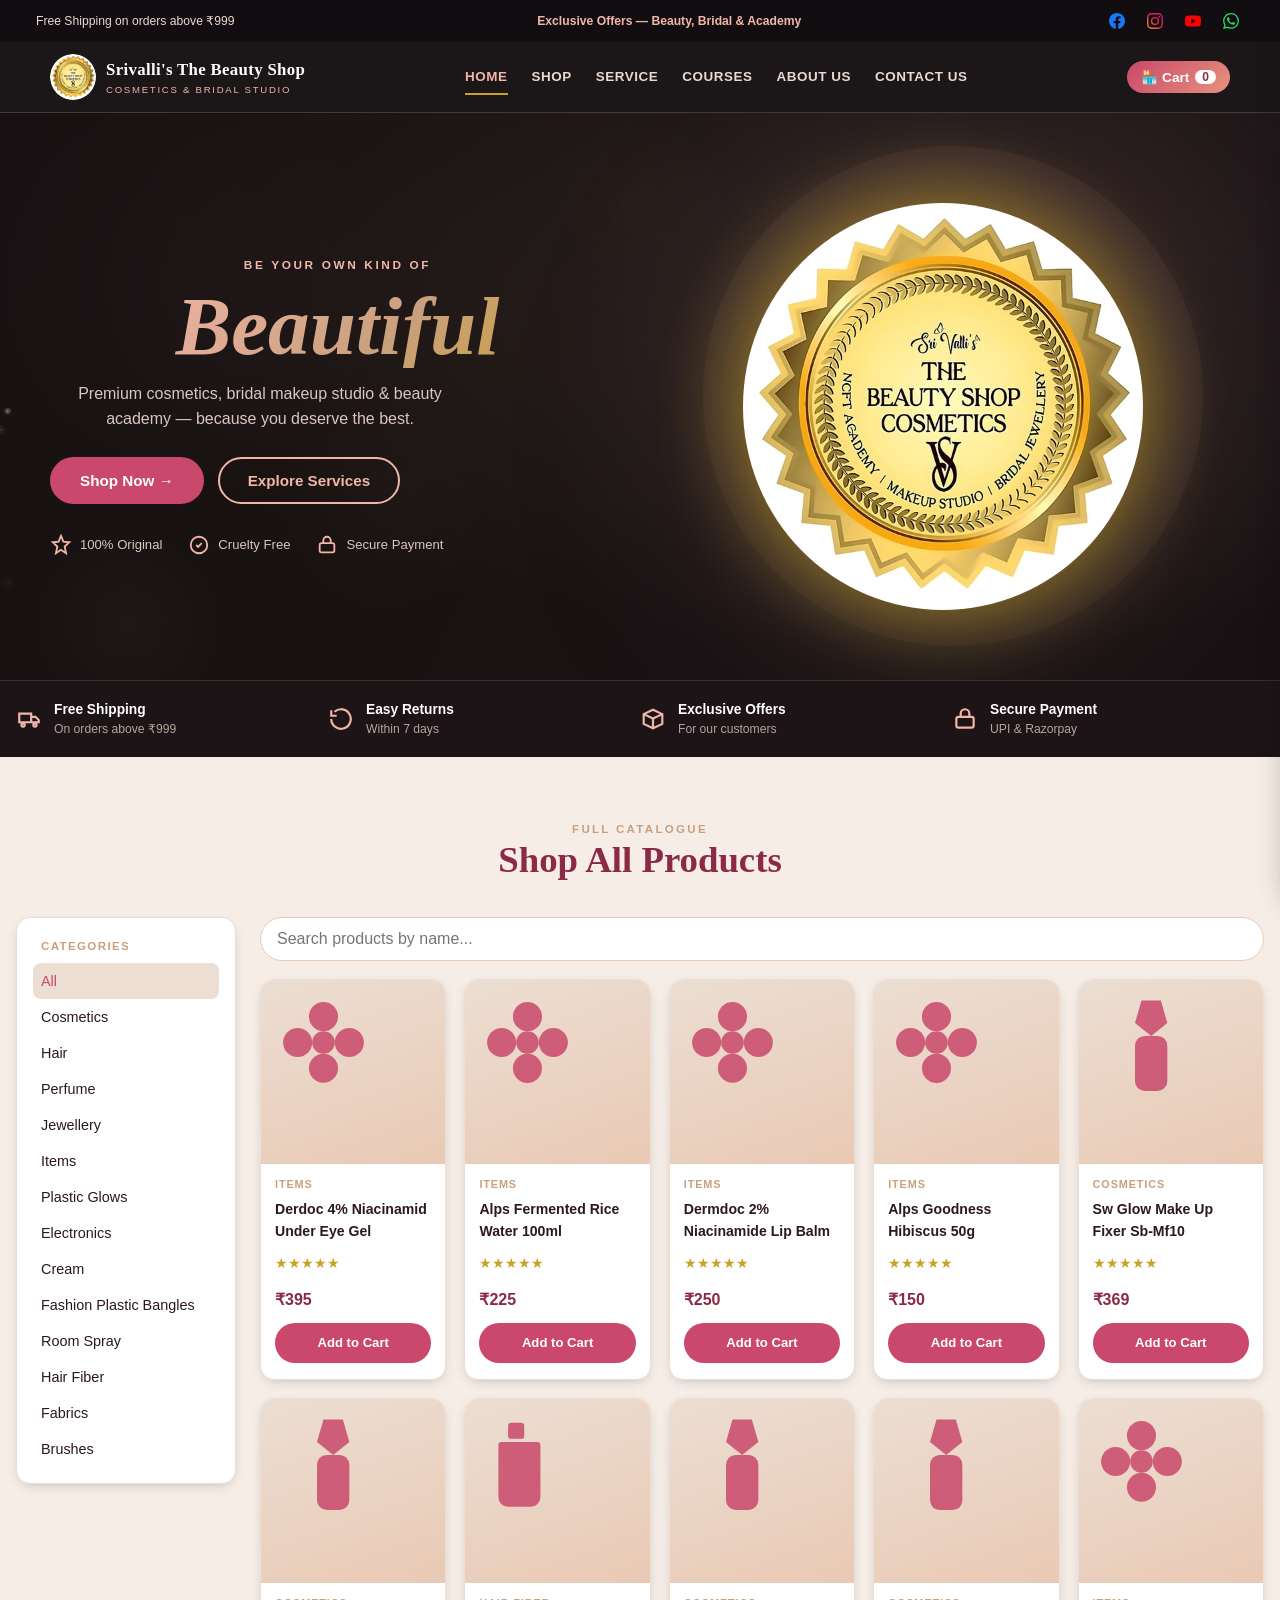
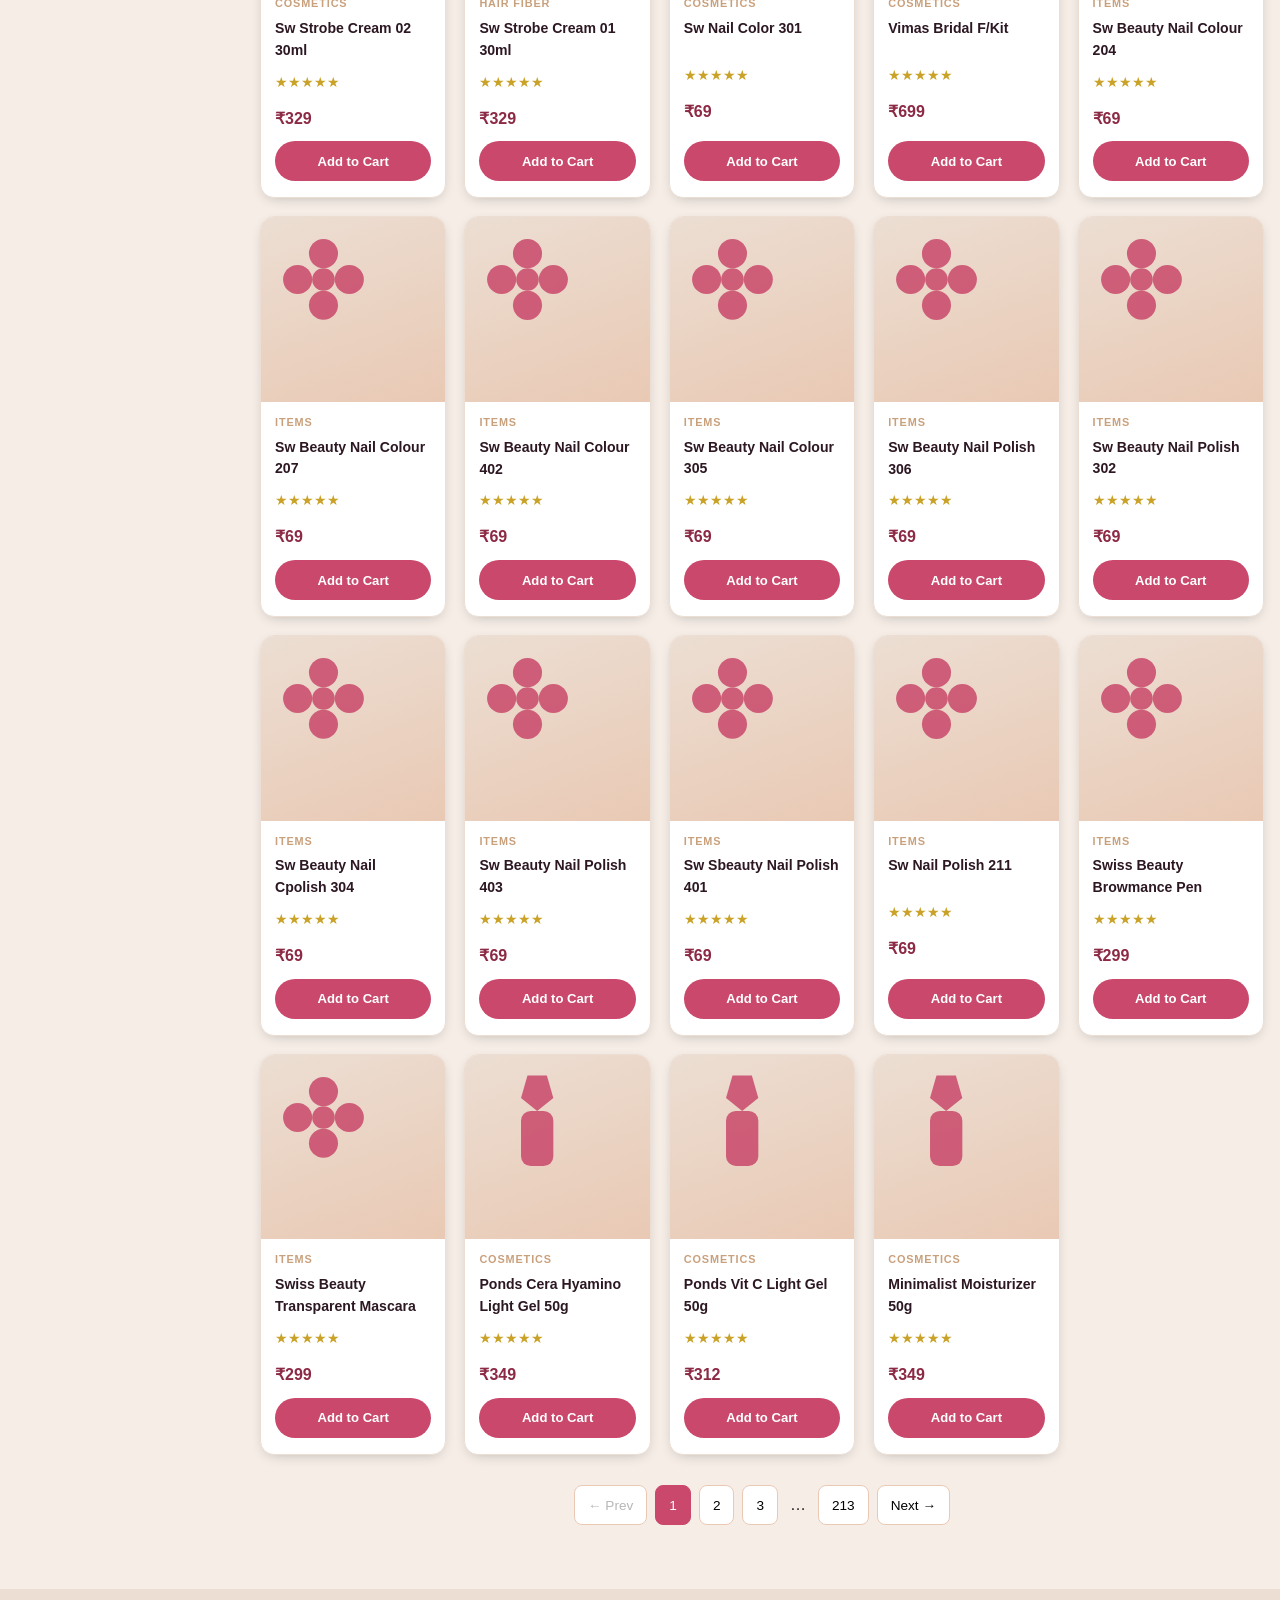
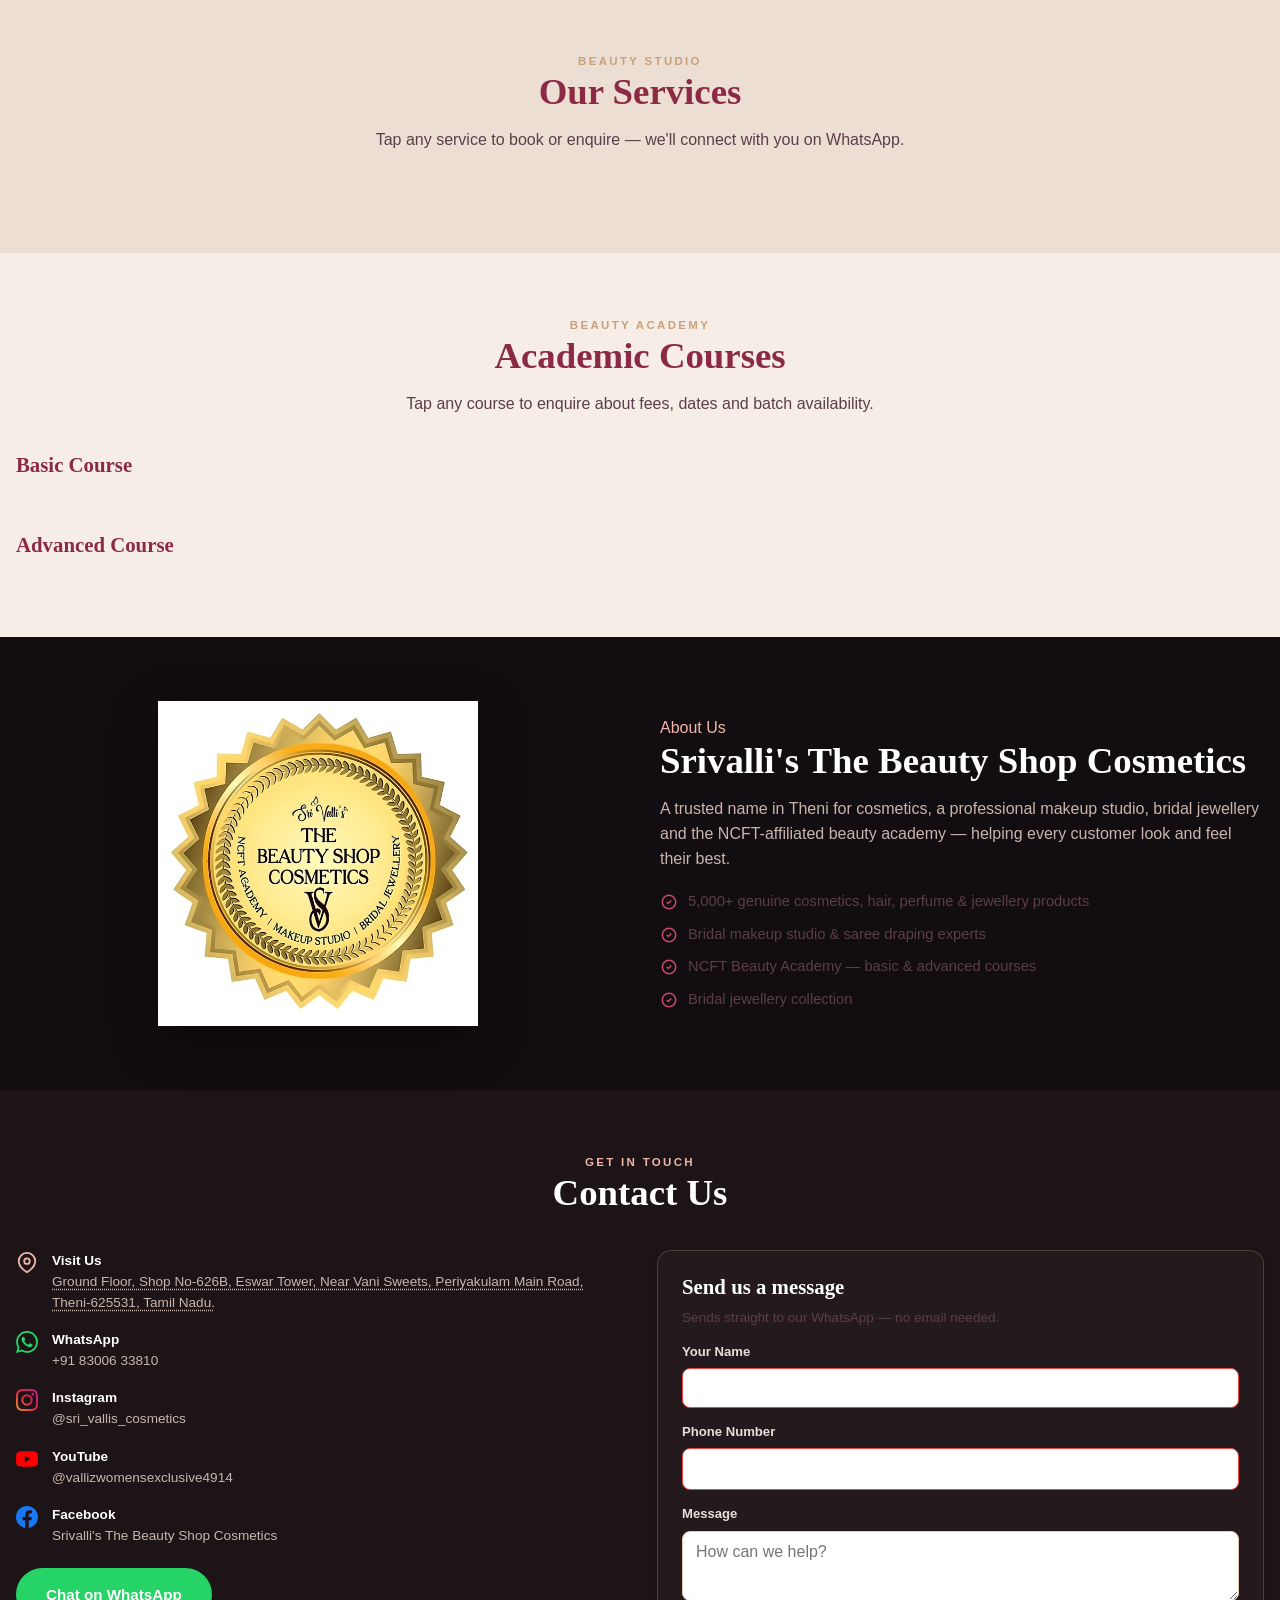
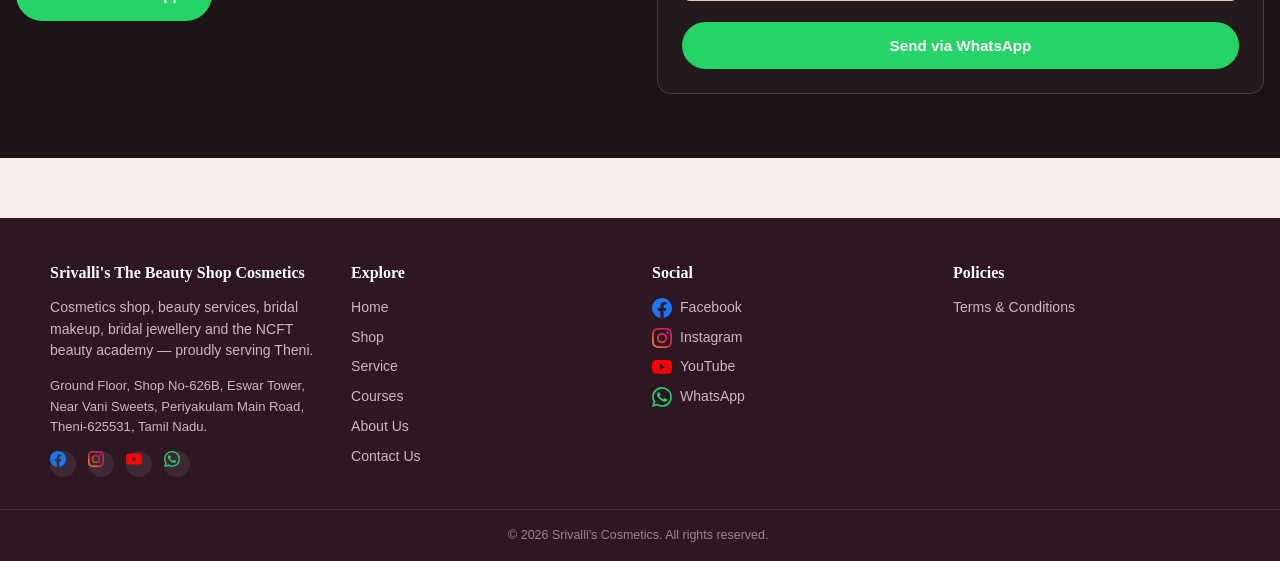
<file: index.html>
<!DOCTYPE html>
<html lang="en">
<head>
<meta charset="UTF-8">
  <link rel="icon" type="image/svg+xml" href="favicon.svg">
  <link rel="icon" type="image/png" href="assets/img/logo-round.png">
  <link rel="apple-touch-icon" href="assets/img/logo-round.png">
<meta name="viewport" content="width=device-width, initial-scale=1.0, viewport-fit=cover">
  <meta name="theme-color" content="#1A1015">
  <meta name="mobile-web-app-capable" content="yes">
  <meta name="apple-mobile-web-app-capable" content="yes">
  <meta name="apple-mobile-web-app-status-bar-style" content="black-translucent">
  <meta name="apple-mobile-web-app-title" content="Srivalli's Cosmetics">
<title>Srivalli's The Beauty Shop Cosmetics | Beauty, Bridal Studio &amp; Cosmetics Shop</title>
<meta name="description" content="Shop cosmetics, hair care, perfume and jewellery. Book facials, bridal makeup and beauty academy courses at Srivalli's The Beauty Shop Cosmetics, Theni.">
<meta name="keywords" content="Srivalli's The Beauty Shop Cosmetics, cosmetics shop Theni, beauty parlour Theni, bridal makeup Theni, beauty academy Theni, NCFT academy, makeup studio Theni, bridal jewellery Theni, online cosmetics Tamil Nadu, hair care, perfume, nail art, saree draping, facial, hydra facial, HD makeup, airbrush makeup">
<meta name="author" content="Srivalli's The Beauty Shop Cosmetics">
<meta name="robots" content="index,follow,max-image-preview:large,max-snippet:-1,max-video-preview:-1">
<meta name="theme-color" content="#120D10">
<meta name="geo.region" content="IN-TN">
<meta name="geo.placename" content="Theni, Tamil Nadu">
<meta name="geo.position" content="10.015079;77.479115">
<meta name="ICBM" content="10.015079, 77.479115">
<link rel="alternate" hreflang="en-IN" href="https://srivallis.in/">
<link rel="alternate" hreflang="x-default" href="https://srivallis.in/">
<link rel="canonical" href="https://srivallis.in/" id="canonicalLink">
<!-- Open Graph (Facebook / WhatsApp / LinkedIn social previews) -->
<meta property="og:site_name" content="Srivalli's The Beauty Shop Cosmetics">
<meta property="og:locale" content="en_IN">
<meta property="og:title" content="Srivalli's The Beauty Shop Cosmetics | Beauty, Bridal Studio &amp; Cosmetics Shop">
<meta property="og:description" content="Shop cosmetics, hair care, perfume and jewellery. Book facials, bridal makeup and beauty academy courses at Srivalli's The Beauty Shop Cosmetics, Theni.">
<meta property="og:type" content="website">
<meta property="og:url" content="https://srivallis.in/" id="ogUrl">
<meta property="og:image" content="https://srivallis.in/assets/img/logo.jpg" id="ogImage">
<meta property="og:image:width" content="480">
<meta property="og:image:height" content="488">
<meta property="og:image:alt" content="Srivalli's The Beauty Shop Cosmetics — Beauty Shop, Academy &amp; Bridal Studio, Theni">
<!-- Twitter / X card -->
<meta name="twitter:card" content="summary_large_image">
<meta name="twitter:title" content="Srivalli's The Beauty Shop Cosmetics | Beauty, Bridal Studio &amp; Cosmetics Shop">
<meta name="twitter:description" content="Shop cosmetics, hair care, perfume and jewellery. Book facials, bridal makeup and beauty academy courses at Srivalli's The Beauty Shop Cosmetics, Theni.">
<meta name="twitter:image" content="https://srivallis.in/assets/img/logo.jpg">
<meta http-equiv="Content-Security-Policy" content="default-src 'self'; script-src 'self' 'unsafe-inline'; style-src 'self' https://fonts.googleapis.com 'unsafe-inline'; font-src 'self' https://fonts.gstatic.com data:; img-src 'self' data: blob: https:; connect-src 'self' https://*.supabase.co wss://*.supabase.co https://accounts.google.com; frame-src 'self' https://accounts.google.com; form-action 'self' https://accounts.google.com; base-uri 'self';">
<link rel="icon" href="assets/img/logo-square.png" type="image/png">
<link rel="apple-touch-icon" href="assets/img/logo-square.png">
<link rel="manifest" href="site.webmanifest">
<!-- Performance: preconnect to required origins (Technical/UX SEO) -->
<link rel="preconnect" href="https://fonts.googleapis.com">
<link rel="preconnect" href="https://fonts.gstatic.com" crossorigin>
<link rel="preconnect" href="https://edwlwrpjilipvdlpjtxr.supabase.co" crossorigin>
<link rel="dns-prefetch" href="https://cdn.jsdelivr.net">
<link rel="preload" as="image" href="assets/img/logo.jpg">
<link href="https://fonts.googleapis.com/css2?family=Playfair+Display:wght@600;700&family=Cormorant+Garamond:ital,wght@1,600;1,700&family=Jost:wght@400;500;600;700&display=swap" rel="stylesheet">
<link rel="stylesheet" href="assets/css/style.css">
<!-- Structured data: LocalBusiness / BeautySalon (Authority + rich results) -->
<script type="application/ld+json">
{
  "@context": "https://schema.org",
  "@type": ["BeautySalon","Store","HealthAndBeautyBusiness"],
  "@id": "https://srivallis.in/#business",
  "name": "Srivalli's The Beauty Shop Cosmetics",
  "alternateName": "Sri Valli's The Beauty Shop Cosmetics",
  "description": "Cosmetics shop, professional makeup studio, bridal jewellery and NCFT-affiliated beauty academy in Theni, Tamil Nadu.",
  "image": "https://srivallis.in/assets/img/logo.jpg",
  "logo": "https://srivallis.in/assets/img/logo.jpg",
  "url": "https://srivallis.in/",
  "telephone": "+918300633810",
  "priceRange": "₹₹",
  "currenciesAccepted": "INR",
  "paymentAccepted": "WhatsApp, Cash on Delivery",
  "address": {
    "@type": "PostalAddress",
    "streetAddress": "Ground Floor, Shop No-626B, Eswar Tower, Near Vani Sweets, Periyakulam Main Road",
    "addressLocality": "Theni",
    "addressRegion": "Tamil Nadu",
    "postalCode": "625531",
    "addressCountry": "IN"
  },
  "geo": { "@type": "GeoCoordinates", "latitude": 10.015079, "longitude": 77.479115 },
  "openingHoursSpecification": [{
    "@type": "OpeningHoursSpecification",
    "dayOfWeek": ["Monday","Tuesday","Wednesday","Thursday","Friday","Saturday","Sunday"],
    "opens": "09:00", "closes": "21:00"
  }],
  "sameAs": [
    "https://www.facebook.com/thebeautyshoptheni/",
    "https://www.instagram.com/sri_vallis_cosmetics/",
    "https://www.youtube.com/@vallizwomensexclusive4914",
    "https://wa.me/918300633810",
    "https://maps.app.goo.gl/pbHwNyU3eeFs39MD6"
  ],
  "hasMap": "https://maps.app.goo.gl/pbHwNyU3eeFs39MD6",
  "department": [
    { "@type": "Store", "name": "Cosmetics Shop" },
    { "@type": "BeautySalon", "name": "Makeup &amp; Bridal Studio" },
    { "@type": "EducationalOrganization", "name": "NCFT Beauty Academy" }
  ]
}
</script>

<script type="application/ld+json">
{
  "@context": "https://schema.org",
  "@type": "FAQPage",
  "mainEntity": [
    {
      "@type": "Question",
      "name": "Where is Srivalli's The Beauty Shop Cosmetics located?",
      "acceptedAnswer": { "@type": "Answer", "text": "We are at Ground Floor, Shop No-626B, Eswar Tower, Near Vani Sweets, Periyakulam Main Road, Theni-625531, Tamil Nadu. You can also shop online and message us on WhatsApp at +91 83006 33810." }
    },
    {
      "@type": "Question",
      "name": "What products can I buy at Srivalli's The Beauty Shop Cosmetics?",
      "acceptedAnswer": { "@type": "Answer", "text": "We stock over 5,000 products including cosmetics, hair care, perfume, jewellery, creams, room sprays, bangles and beauty accessories from trusted brands." }
    },
    {
      "@type": "Question",
      "name": "How do I pay for my order?",
      "acceptedAnswer": { "@type": "Answer", "text": "Place your order via WhatsApp — fill in your name, phone and delivery address, then tap 'Place Order via WhatsApp'. Our team will confirm and arrange delivery within 10 days." }
    },
    {
      "@type": "Question",
      "name": "How will I know my order is confirmed?",
      "acceptedAnswer": { "@type": "Answer", "text": "After checkout your order details are sent to our WhatsApp number. Our team verifies the payment and confirms your order." }
    },
    {
      "@type": "Question",
      "name": "What beauty services do you offer?",
      "acceptedAnswer": { "@type": "Answer", "text": "We offer facials, steam bath, hair styling, bridal makeup, hair extensions, saree draping and nail art. Tap any service on our site to enquire on WhatsApp." }
    },
    {
      "@type": "Question",
      "name": "Do you offer beauty academy courses?",
      "acceptedAnswer": { "@type": "Answer", "text": "Yes. Our NCFT-affiliated academy offers a Basic course (threading, facial, hair cuts, normal makeup) and an Advanced course (hair extensions, hydra facial, HD makeup, airbrush makeup, party makeup, hair styling, nail art)." }
    },
    {
      "@type": "Question",
      "name": "Do you do bridal makeup and bridal jewellery?",
      "acceptedAnswer": { "@type": "Answer", "text": "Yes, we have a professional bridal makeup studio and a bridal jewellery collection. Contact us on WhatsApp for packages and appointments." }
    }
  ]
}
</script>
<script type="application/ld+json">
{
  "@context": "https://schema.org",
  "@type": "WebSite",
  "@id": "https://srivallis.in/#website",
  "name": "Srivalli's The Beauty Shop Cosmetics",
  "url": "https://srivallis.in/",
  "publisher": { "@id": "https://srivallis.in/#business" },
  "inLanguage": "en-IN",
  "potentialAction": {
    "@type": "SearchAction",
    "target": { "@type": "EntryPoint", "urlTemplate": "https://srivallis.in/#shop" },
    "query-input": "required name=search_term_string"
  }
}
</script>
<script type="application/ld+json">
{
  "@context": "https://schema.org",
  "@type": "ItemList",
  "name": "Beauty Services at Srivalli's The Beauty Shop Cosmetics",
  "itemListElement": [
    { "@type": "Service", "position": 1, "name": "Facial", "areaServed": "Theni, Tamil Nadu", "provider": { "@id": "https://srivallis.in/#business" } },
    { "@type": "Service", "position": 2, "name": "Steam Bath", "areaServed": "Theni, Tamil Nadu", "provider": { "@id": "https://srivallis.in/#business" } },
    { "@type": "Service", "position": 3, "name": "Hair Style", "areaServed": "Theni, Tamil Nadu", "provider": { "@id": "https://srivallis.in/#business" } },
    { "@type": "Service", "position": 4, "name": "Bridal Makeup", "areaServed": "Theni, Tamil Nadu", "provider": { "@id": "https://srivallis.in/#business" } },
    { "@type": "Service", "position": 5, "name": "Hair Extensions", "areaServed": "Theni, Tamil Nadu", "provider": { "@id": "https://srivallis.in/#business" } },
    { "@type": "Service", "position": 6, "name": "Saree Draping", "areaServed": "Theni, Tamil Nadu", "provider": { "@id": "https://srivallis.in/#business" } },
    { "@type": "Service", "position": 7, "name": "Nail Art", "areaServed": "Theni, Tamil Nadu", "provider": { "@id": "https://srivallis.in/#business" } }
  ]
}
</script>
<script type="application/ld+json">
{
  "@context": "https://schema.org",
  "@type": "BreadcrumbList",
  "itemListElement": [
    { "@type": "ListItem", "position": 1, "name": "Home", "item": "https://srivallis.in/" },
    { "@type": "ListItem", "position": 2, "name": "Shop", "item": "https://srivallis.in/#shop" },
    { "@type": "ListItem", "position": 3, "name": "Services", "item": "https://srivallis.in/#services" },
    { "@type": "ListItem", "position": 4, "name": "Courses", "item": "https://srivallis.in/#courses" },
    { "@type": "ListItem", "position": 5, "name": "About Us", "item": "https://srivallis.in/#about" },
    { "@type": "ListItem", "position": 6, "name": "Contact Us", "item": "https://srivallis.in/#contact" }
  ]
}
</script>

<script type="application/ld+json">
{
  "@context": "https://schema.org",
  "@type": "ItemList",
  "name": "Srivalli's The Beauty Shop Cosmetics Product Catalogue",
  "description": "Cosmetics, hair care, perfume, jewellery and beauty accessories"
}
</script>

</head>
<body>
<a class="skip-nav" href="#main-content">Skip to main content</a>

<main>
  <!-- ================= HOME ================= -->
  <section id="home" class="page-section hero">
    <div class="hero-grid">
      <div class="reveal" style="position:relative;z-index:2;">
        <div class="hero-eyebrow">Be Your Own Kind Of</div>
        <div class="hero-script">Beautiful</div>
        <p class="hero-sub">Premium cosmetics, bridal makeup studio &amp; beauty academy — because you deserve the best.</p>
        <div class="hero-ctas">
          <button class="btn btn-primary" data-go="shop">Shop Now &rarr;</button>
          <button class="btn btn-outline" data-go="services" style="border-color:var(--peach);color:var(--peach);">Explore Services</button>
        </div>
        <div class="hero-trust">
          <span class="t"><svg viewBox="0 0 24 24" fill="none" stroke="currentColor" stroke-width="2" width="22" height="22"><path d="M12 2l2.6 6.3L21 9l-5 4.6L17.5 21 12 17.3 6.5 21 8 13.6 3 9l6.4-.7z"/></svg>100% Original</span>
          <span class="t"><svg viewBox="0 0 24 24" fill="none" stroke="currentColor" stroke-width="2" width="22" height="22"><circle cx="12" cy="12" r="9"/><path d="M9 12l2 2 4-4"/></svg>Cruelty Free</span>
          <span class="t"><svg viewBox="0 0 24 24" fill="none" stroke="currentColor" stroke-width="2" width="22" height="22"><rect x="4" y="10" width="16" height="10" rx="2"/><path d="M8 10V7a4 4 0 0 1 8 0v3"/></svg>Secure Payment</span>
        </div>
      </div>
      <div class="hero-visual reveal" id="heroVisual" style="position:relative;z-index:2;"></div>
    </div>
  </section>

  <div class="utility-strip">
    <div class="container">
      <div class="grid">
        <div class="utility-card">
          <svg viewBox="0 0 24 24" fill="none" stroke="currentColor" stroke-width="2" width="26" height="26"><path d="M3 7h11v8H3zM14 10h4l3 3v2h-7zM6.5 19a1.5 1.5 0 1 0 0-3 1.5 1.5 0 0 0 0 3zM17.5 19a1.5 1.5 0 1 0 0-3 1.5 1.5 0 0 0 0 3z"/></svg>
          <span><b>Free Shipping</b><span>On orders above &#8377;999</span></span>
        </div>
        <div class="utility-card">
          <svg viewBox="0 0 24 24" fill="none" stroke="currentColor" stroke-width="2" width="26" height="26"><path d="M3 12a9 9 0 1 0 3-6.7M3 4v5h5"/></svg>
          <span><b>Easy Returns</b><span>Within 7 days</span></span>
        </div>
        <div class="utility-card">
          <svg viewBox="0 0 24 24" fill="none" stroke="currentColor" stroke-width="2" width="26" height="26"><path d="M20.6 7.5l-8.6-4-8.6 4v9l8.6 4 8.6-4z"/><path d="M3.4 7.5l8.6 4 8.6-4M12 11.5V21"/></svg>
          <span><b>Exclusive Offers</b><span>For our customers</span></span>
        </div>
        <div class="utility-card">
          <svg viewBox="0 0 24 24" fill="none" stroke="currentColor" stroke-width="2" width="26" height="26"><rect x="4" y="10" width="16" height="10" rx="2"/><path d="M8 10V7a4 4 0 0 1 8 0v3"/></svg>
          <span><b>Secure Payment</b><span>UPI &amp; Razorpay</span></span>
        </div>
      </div>
    </div>
  </div>

  <!-- ================= SHOP ================= -->
  <section id="shop" class="page-section section-shell">
    <div class="container">
      <div class="section-head reveal">
        <div class="eyebrow">Full Catalogue</div>
        <h2>Shop All Products</h2>
      </div>
      <div class="shop-layout">
        <aside class="cat-list" id="catList">
          <h4>Categories</h4>
        </aside>
        <div>
          <div class="shop-toolbar">
            <input type="search" class="search-box" id="searchBox" placeholder="Search products by name...">
          </div>
          <div class="result-count" id="resultCount" style="margin-bottom:14px;"></div>
          <div class="product-grid" id="productGrid"></div>
          <div class="pagination" id="pagination"></div>
        </div>
      </div>
    </div>
  </section>

  <!-- ================= SERVICES ================= -->
  <section id="services" class="page-section section-shell alt">
    <div class="container">
      <div class="section-head reveal">
        <div class="eyebrow">Beauty Studio</div>
        <h2>Our Services</h2>
        <p>Tap any service to book or enquire &mdash; we'll connect with you on WhatsApp.</p>
      </div>
      <div class="grid grid-3" id="servicesGrid"></div>
    </div>
  </section>

  <!-- ================= COURSES ================= -->
  <section id="courses" class="page-section section-shell">
    <div class="container">
      <div class="section-head reveal">
        <div class="eyebrow">Beauty Academy</div>
        <h2>Academic Courses</h2>
        <p>Tap any course to enquire about fees, dates and batch availability.</p>
      </div>
      <h3 style="margin-bottom:16px;">Basic Course</h3>
      <div class="grid grid-4" id="basicCourseGrid" style="margin-bottom:40px;"></div>
      <h3 style="margin-bottom:16px;">Advanced Course</h3>
      <div class="grid grid-4" id="advancedCourseGrid"></div>
    </div>
  </section>

  <!-- ================= ABOUT ================= -->
  <section id="about" class="page-section section-shell dark">
    <div class="container">
      <div class="about-grid">
        <div class="about-badge reveal">
          <img src="assets/img/logo.jpg" alt="Sri Valli's The Beauty Shop Cosmetics — NCFT Academy, Makeup Studio, Bridal Jewellery" loading="lazy">
        </div>
        <div class="reveal">
          <div class="eyebrow" style="color:var(--peach);">About Us</div>
          <h2>Srivalli's The Beauty Shop Cosmetics</h2>
          <p>A trusted name in Theni for cosmetics, a professional makeup studio, bridal jewellery and the NCFT-affiliated beauty academy — helping every customer look and feel their best.</p>
          <ul class="about-points">
            <li><svg viewBox="0 0 24 24" fill="none" stroke="currentColor" stroke-width="2" width="18" height="18"><circle cx="12" cy="12" r="9"/><path d="M9 12l2 2 4-4"/></svg>5,000+ genuine cosmetics, hair, perfume &amp; jewellery products</li>
            <li><svg viewBox="0 0 24 24" fill="none" stroke="currentColor" stroke-width="2" width="18" height="18"><circle cx="12" cy="12" r="9"/><path d="M9 12l2 2 4-4"/></svg>Bridal makeup studio &amp; saree draping experts</li>
            <li><svg viewBox="0 0 24 24" fill="none" stroke="currentColor" stroke-width="2" width="18" height="18"><circle cx="12" cy="12" r="9"/><path d="M9 12l2 2 4-4"/></svg>NCFT Beauty Academy — basic &amp; advanced courses</li>
            <li><svg viewBox="0 0 24 24" fill="none" stroke="currentColor" stroke-width="2" width="18" height="18"><circle cx="12" cy="12" r="9"/><path d="M9 12l2 2 4-4"/></svg>Bridal jewellery collection</li>
          </ul>
        </div>
      </div>
    </div>
  </section>

  <!-- ================= CONTACT ================= -->
  <section id="contact" class="page-section section-shell" style="background:var(--black-soft);color:#EADFD8;">
    <div class="container">
      <div class="section-head reveal">
        <div class="eyebrow" style="color:var(--peach);">Get In Touch</div>
        <h2 style="color:#fff;">Contact Us</h2>
      </div>
      <div class="contact-grid">
        <div class="reveal">
          <ul class="contact-info-list">
            <li>
              <svg viewBox="0 0 24 24" fill="none" stroke="currentColor" stroke-width="2" width="22" height="22"><path d="M21 10c0 7-9 12-9 12s-9-5-9-12a9 9 0 1 1 18 0z"/><circle cx="12" cy="10" r="3"/></svg>
              <span><b>Visit Us</b><a id="contactAddress" href="https://maps.app.goo.gl/pbHwNyU3eeFs39MD6" target="_blank" rel="noopener" style="color:inherit;text-decoration:underline;text-decoration-style:dotted;text-underline-offset:3px;" aria-label="Open in Google Maps">Ground Floor, Shop No-626B, Eswar Tower, Near Vani Sweets, Periyakulam Main Road, Theni-625531, Tamil Nadu.</a></span>
            </li>
            <li>
              <svg viewBox="0 0 24 24" width="22" height="22" fill="#25D366" xmlns="http://www.w3.org/2000/svg"><path d="M17.472 14.382c-.297-.149-1.758-.867-2.03-.967-.273-.099-.471-.148-.67.15-.197.297-.767.966-.94 1.164-.173.199-.347.223-.644.075-.297-.15-1.255-.463-2.39-1.475-.883-.788-1.48-1.761-1.653-2.059-.173-.297-.018-.458.13-.606.134-.133.298-.347.446-.52.149-.174.198-.298.298-.497.099-.198.05-.371-.025-.52-.075-.149-.669-1.612-.916-2.207-.242-.579-.487-.5-.669-.51-.173-.008-.371-.01-.57-.01-.198 0-.52.074-.792.372-.272.297-1.04 1.016-1.04 2.479 0 1.462 1.065 2.875 1.213 3.074.149.198 2.096 3.2 5.077 4.487.709.306 1.262.489 1.694.625.712.227 1.36.195 1.871.118.571-.085 1.758-.719 2.006-1.413.248-.694.248-1.289.173-1.413-.074-.124-.272-.198-.57-.347m-5.421 7.403h-.004a9.87 9.87 0 01-5.031-1.378l-.361-.214-3.741.982.998-3.648-.235-.374a9.86 9.86 0 01-1.51-5.26c.001-5.45 4.436-9.884 9.888-9.884 2.64 0 5.122 1.03 6.988 2.898a9.825 9.825 0 012.893 6.994c-.003 5.45-4.437 9.884-9.885 9.884m8.413-18.297A11.815 11.815 0 0012.05 0C5.495 0 .16 5.335.157 11.892c0 2.096.547 4.142 1.588 5.945L.057 24l6.305-1.654a11.882 11.882 0 005.683 1.448h.005c6.554 0 11.89-5.335 11.893-11.893a11.821 11.821 0 00-3.48-8.413z"/></svg>
              <span><b>WhatsApp</b><a id="contactWaLink" href="https://wa.me/918300633810" target="_blank" rel="noopener">+91 83006 33810</a></span>
            </li>
            <li>
              <svg viewBox="0 0 24 24" width="22" height="22" xmlns="http://www.w3.org/2000/svg"><defs><linearGradient id="igc" x1="0%" y1="100%" x2="100%" y2="0%"><stop offset="0%" stop-color="#f09433"/><stop offset="50%" stop-color="#dc2743"/><stop offset="100%" stop-color="#bc1888"/></linearGradient></defs><path fill="url(#igc)" d="M12 2.163c3.204 0 3.584.012 4.85.07 3.252.148 4.771 1.691 4.919 4.919.058 1.265.069 1.645.069 4.849 0 3.205-.012 3.584-.069 4.849-.149 3.225-1.664 4.771-4.919 4.919-1.266.058-1.644.07-4.85.07-3.204 0-3.584-.012-4.849-.07-3.26-.149-4.771-1.699-4.919-4.92-.058-1.265-.07-1.644-.07-4.849 0-3.204.013-3.583.07-4.849.149-3.227 1.664-4.771 4.919-4.919 1.266-.057 1.645-.069 4.849-.069zM12 0C8.741 0 8.333.014 7.053.072 2.695.272.273 2.69.073 7.052.014 8.333 0 8.741 0 12c0 3.259.014 3.668.072 4.948.2 4.358 2.618 6.78 6.98 6.98C8.333 23.986 8.741 24 12 24c3.259 0 3.668-.014 4.948-.072 4.354-.2 6.782-2.618 6.979-6.98.059-1.28.073-1.689.073-4.948 0-3.259-.014-3.667-.072-4.947-.196-4.354-2.617-6.78-6.979-6.98C15.668.014 15.259 0 12 0zm0 5.838a6.162 6.162 0 100 12.324 6.162 6.162 0 000-12.324zM12 16a4 4 0 110-8 4 4 0 010 8zm6.406-11.845a1.44 1.44 0 100 2.881 1.44 1.44 0 000-2.881z"/></svg>
              <span><b>Instagram</b><a id="contactIgLink" href="https://instagram.com/sri_vallis_cosmetics" target="_blank" rel="noopener">@sri_vallis_cosmetics</a></span>
            </li>
            <li>
              <svg viewBox="0 0 24 24" width="22" height="22" fill="#FF0000" xmlns="http://www.w3.org/2000/svg"><path d="M23.495 6.205a3.007 3.007 0 00-2.088-2.088c-1.87-.501-9.396-.501-9.396-.501s-7.507-.01-9.396.501A3.007 3.007 0 00.527 6.205a31.247 31.247 0 00-.522 5.805 31.247 31.247 0 00.522 5.783 3.007 3.007 0 002.088 2.088c1.868.502 9.396.502 9.396.502s7.506 0 9.396-.502a3.007 3.007 0 002.088-2.088 31.247 31.247 0 00.5-5.783 31.247 31.247 0 00-.5-5.805zM9.609 15.601V8.408l6.264 3.602z"/></svg>
              <span><b>YouTube</b><a id="contactYtLink" href="https://www.youtube.com/@vallizwomensexclusive4914" target="_blank" rel="noopener">@vallizwomensexclusive4914</a></span>
            </li>
            <li>
              <svg viewBox="0 0 24 24" width="22" height="22" fill="#1877F2" xmlns="http://www.w3.org/2000/svg"><path d="M24 12.073c0-6.627-5.373-12-12-12s-12 5.373-12 12c0 5.99 4.388 10.954 10.125 11.854v-8.385H7.078v-3.47h3.047V9.43c0-3.007 1.792-4.669 4.533-4.669 1.312 0 2.686.235 2.686.235v2.953H15.83c-1.491 0-1.956.925-1.956 1.874v2.25h3.328l-.532 3.47h-2.796v8.385C19.612 23.027 24 18.062 24 12.073z"/></svg>
              <span><b>Facebook</b><a href="https://www.facebook.com/thebeautyshoptheni/" target="_blank" rel="noopener">Srivalli's The Beauty Shop Cosmetics</a></span>
            </li>
          </ul>
          <a id="contactWaBtn" href="https://wa.me/918300633810" target="_blank" rel="noopener" class="btn btn-wa">Chat on WhatsApp</a>
        </div>
        <div class="card reveal" style="background:#241A1E;border-color:rgba(201,160,124,.25);">
          <h3 style="color:#fff;">Send us a message</h3>
          <p style="font-size:.85rem;">Sends straight to our WhatsApp — no email needed.</p>
          <div id="contactForm">
            <div class="field"><label style="color:#EADFD8;">Your Name</label><input id="cfName" required></div>
            <div class="field"><label style="color:#EADFD8;">Phone Number</label><input id="cfPhone" type="tel" required pattern="[0-9]{10}"></div>
            <div class="field"><label style="color:#EADFD8;">Message</label><textarea id="cfMessage" required placeholder="How can we help?"></textarea></div>
            <button type="button" id="cfSubmitBtn" class="btn btn-wa btn-block">Send via WhatsApp</button>
          </div>
        </div>
      </div>
    </div>
  </section>
</main>

<!-- ================= PRODUCT DETAIL MODAL ================= -->
<div class="modal-backdrop" id="productModalBackdrop" role="dialog" aria-modal="true" aria-label="Product Details">
  <div class="product-modal">
    <button class="product-modal-close" id="productModalClose" aria-label="Close">&times;</button>
    <div class="product-modal-photo-wrap" id="pmPhotoWrap"></div>
    <div class="product-modal-share-row" id="pmShareRow"></div>
    <div class="product-modal-body">
      <div id="pmInfo"></div>
      <div id="pmPricing"></div>
      <div id="pmActions"></div>
      <div class="pm-reviews-section" id="pmReviews"></div>
    </div>
  </div>
</div>

<!-- ================= CART / CHECKOUT DRAWER ================= -->
<div class="drawer-backdrop" id="drawerBackdrop"></div>
<div class="drawer" id="cartDrawer" role="dialog" aria-modal="true" aria-label="Cart">
  <div class="drawer-head">
    <h3 id="drawerTitle">Your Cart</h3>
    <button class="drawer-close" id="drawerClose" aria-label="Close">&times;</button>
  </div>
  <div class="drawer-body" id="drawerBody"></div>
  <div class="drawer-foot" id="drawerFoot"></div>
</div>

<!-- ================= SERVICE / COURSE BOOKING MODAL ================= -->
<div class="modal-backdrop" id="bookingBackdrop" role="dialog" aria-modal="true" aria-label="Book Service or Course">
  <div class="modal booking-modal-body">
    <span class="booking-service-tag" id="bookingTag">Service</span>
    <h3 id="bookingTitle">Book a Service</h3>
    <p style="font-size:.82rem;color:var(--ink-soft);margin-bottom:18px;">Fill in your details — we'll reach out on WhatsApp to confirm your booking.</p>
    <div class="field"><label for="bkName">Your Name *</label><input id="bkName" required placeholder="Full name"></div>
    <div class="field"><label for="bkPhone">Phone Number *</label><input id="bkPhone" type="tel" required pattern="[0-9]{10}" placeholder="10-digit mobile number"></div>
    <div class="field"><label for="bkMsg">Message (optional)</label><textarea id="bkMsg" placeholder="Preferred date, time, or any questions..."></textarea></div>
    <button type="button" class="btn btn-wa btn-block" id="bkSubmitBtn">Send Enquiry on WhatsApp</button>
    <button type="button" class="btn btn-outline btn-block" id="bkCloseBtn" style="margin-top:10px;">Cancel</button>
  </div>
</div>

<!-- ================= TERMS & CONDITIONS MODAL ================= -->
<div class="modal-backdrop" id="termsBackdrop" role="dialog" aria-modal="true" aria-label="Terms and Conditions">
  <div class="modal terms-modal-body">
    <h3>Terms &amp; Conditions</h3>
    <ol>
      <li><b>Orders.</b> Placing an order means you confirm the details (address, products, payment) you entered are accurate.</li>
      <li><b>Payment.</b> Orders are confirmed only after our team verifies your UPI payment (UTR number + screenshot) or your Razorpay payment.</li>
      <li><b>Shipping.</b> Orders are shipped from our Theni store to the delivery address you provide. Delivery timelines may vary by location.</li>
      <li><b>Returns.</b> Easy returns within 7 days of delivery for unopened/unused products, as per our return policy.</li>
      <li><b>Services &amp; Courses.</b> Bookings for facials, bridal makeup, hair styling, nail art and academy courses are confirmed directly with our team over WhatsApp; prices are shared on enquiry.</li>
      <li><b>Privacy.</b> Your name, phone number and address are used only to process and deliver your order, and are not shared with third parties beyond what's required to ship your order.</li>
    </ol>
    <button class="btn btn-primary mt-30" id="termsCloseBtn">Close</button>
  </div>
</div>

<script src="assets/js/supabase.min.js"></script>
<script src="assets/js/site-config.js"></script>
<script src="assets/js/analytics.js"></script>
<script src="assets/js/products-data.js"></script>
<script src="assets/js/supabase-client.js"></script>
<script src="assets/js/shared.js"></script>
<script src="assets/js/featured-products.js"></script><script src="assets/js/app.js"></script><script src="assets/js/drawer-cart.js"></script><script src="assets/js/cinema.js"></script>
</body>
</html>
</file>
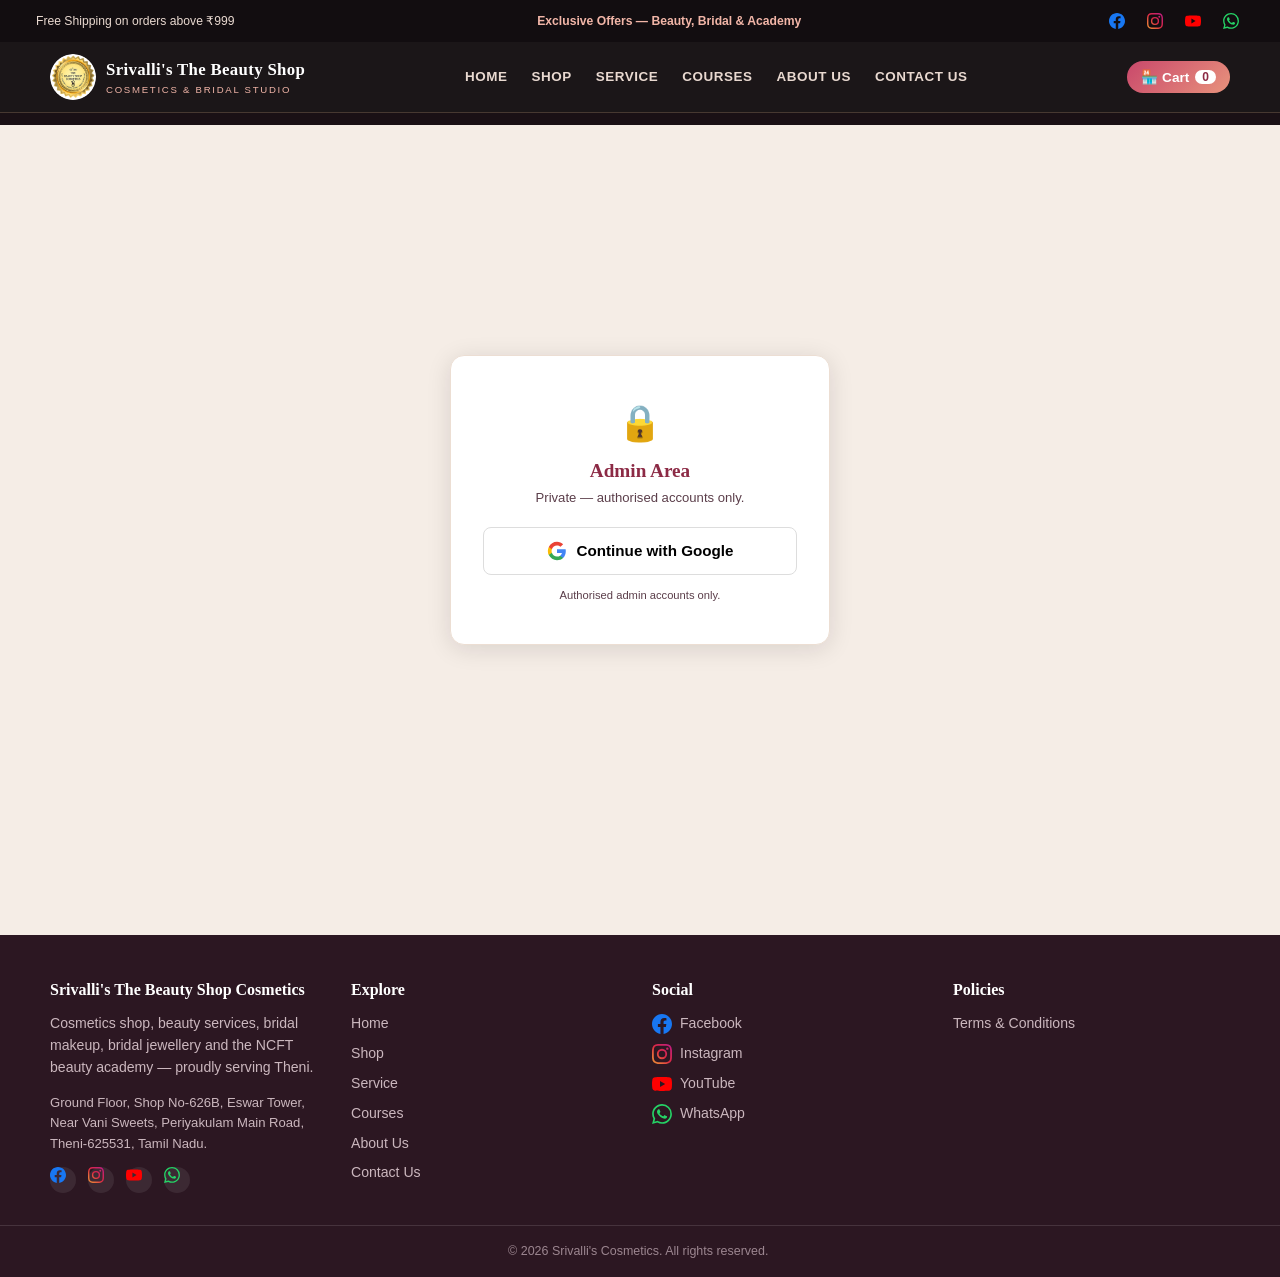
<file: admin.html>
<!DOCTYPE html>
<html lang="en">
<head>
<meta charset="UTF-8">
  <link rel="icon" type="image/svg+xml" href="favicon.svg">
  <link rel="icon" type="image/png" href="assets/img/logo-round.png">
  <link rel="apple-touch-icon" href="assets/img/logo-round.png">
<meta name="viewport" content="width=device-width, initial-scale=1.0, viewport-fit=cover">
  <meta name="theme-color" content="#1A1015">
  <meta name="mobile-web-app-capable" content="yes">
  <meta name="apple-mobile-web-app-capable" content="yes">
  <meta name="apple-mobile-web-app-status-bar-style" content="black-translucent">
  <meta name="apple-mobile-web-app-title" content="Srivalli's Cosmetics">
<title>Admin Panel | Srivalli's The Beauty Shop Cosmetics</title>
<meta name="description" content="Admin panel for Srivalli's The Beauty Shop Cosmetics website management.">
<meta name="keywords" content="Srivalli's The Beauty Shop Cosmetics, cosmetics shop Theni, beauty parlour Theni, bridal makeup Theni, beauty academy Theni, NCFT academy, makeup studio Theni, bridal jewellery Theni, online cosmetics Tamil Nadu, hair care, perfume, nail art, saree draping, facial, hydra facial, HD makeup, airbrush makeup">
<meta name="author" content="Srivalli's The Beauty Shop Cosmetics">
<meta name="robots" content="noindex,nofollow">
<meta name="theme-color" content="#120D10">
<meta name="geo.region" content="IN-TN">
<meta name="geo.placename" content="Theni, Tamil Nadu">
<meta name="geo.position" content="10.0104;77.4768">
<meta name="ICBM" content="10.0104, 77.4768">
<link rel="canonical" href="https://srivallis-cosmetics.in/admin.html" id="canonicalLink">
<!-- Open Graph (Facebook / WhatsApp / LinkedIn social previews) -->
<meta property="og:site_name" content="Srivalli's The Beauty Shop Cosmetics">
<meta property="og:locale" content="en_IN">
<meta property="og:title" content="Admin Panel | Srivalli's The Beauty Shop Cosmetics">
<meta property="og:description" content="Admin panel for Srivalli's The Beauty Shop Cosmetics website management.">
<meta property="og:type" content="website">
<meta property="og:url" content="https://srivallis-cosmetics.in/admin.html" id="ogUrl">
<meta property="og:image" content="https://srivallis-cosmetics.in/assets/img/logo.jpg" id="ogImage">
<meta property="og:image:width" content="480">
<meta property="og:image:height" content="488">
<meta property="og:image:alt" content="Srivalli's The Beauty Shop Cosmetics — Beauty Shop, Academy &amp; Bridal Studio, Theni">
<!-- Twitter / X card -->
<meta name="twitter:card" content="summary_large_image">
<meta name="twitter:title" content="Admin Panel | Srivalli's The Beauty Shop Cosmetics">
<meta name="twitter:description" content="Admin panel for Srivalli's The Beauty Shop Cosmetics website management.">
<meta name="twitter:image" content="https://srivallis-cosmetics.in/assets/img/logo.jpg">
<meta http-equiv="Content-Security-Policy" content="default-src 'self'; script-src 'self' 'unsafe-inline'; style-src 'self' https://fonts.googleapis.com 'unsafe-inline'; font-src 'self' https://fonts.gstatic.com data:; img-src 'self' data: blob: https:; connect-src 'self' https://*.supabase.co wss://*.supabase.co https://accounts.google.com; frame-src 'self' https://accounts.google.com; form-action 'self' https://accounts.google.com; base-uri 'self';">
<link rel="icon" href="assets/img/logo-square.png" type="image/png">
<link rel="apple-touch-icon" href="assets/img/logo-square.png">
<link rel="manifest" href="site.webmanifest">
<!-- Performance: preconnect to required origins (Technical/UX SEO) -->
<link rel="preconnect" href="https://fonts.googleapis.com">
<link rel="preconnect" href="https://fonts.gstatic.com" crossorigin>
<link rel="preconnect" href="https://edwlwrpjilipvdlpjtxr.supabase.co" crossorigin>
<link rel="dns-prefetch" href="https://cdn.jsdelivr.net">
<link rel="preload" as="image" href="assets/img/logo.jpg">
<link href="https://fonts.googleapis.com/css2?family=Playfair+Display:wght@600;700&family=Cormorant+Garamond:ital,wght@1,600;1,700&family=Jost:wght@400;500;600;700&display=swap" rel="stylesheet">
<link rel="stylesheet" href="assets/css/style.css">
<!-- Structured data: LocalBusiness / BeautySalon (Authority + rich results) -->
<script type="application/ld+json">
{
  "@context": "https://schema.org",
  "@type": ["BeautySalon","Store","HealthAndBeautyBusiness"],
  "@id": "https://srivallis-cosmetics.in/#business",
  "name": "Srivalli's The Beauty Shop Cosmetics",
  "alternateName": "Sri Valli's The Beauty Shop Cosmetics",
  "description": "Cosmetics shop, professional makeup studio, bridal jewellery and NCFT-affiliated beauty academy in Theni, Tamil Nadu.",
  "image": "https://srivallis-cosmetics.in/assets/img/logo.jpg",
  "logo": "https://srivallis-cosmetics.in/assets/img/logo.jpg",
  "url": "https://srivallis-cosmetics.in/",
  "telephone": "+918300633810",
  "priceRange": "₹₹",
  "currenciesAccepted": "INR",
  "paymentAccepted": "WhatsApp, Cash on Delivery",
  "address": {
    "@type": "PostalAddress",
    "streetAddress": "Ground Floor, Shop No-626B, Eswar Tower, Near Vani Sweets, Periyakulam Main Road",
    "addressLocality": "Theni",
    "addressRegion": "Tamil Nadu",
    "postalCode": "625531",
    "addressCountry": "IN"
  },
  "geo": { "@type": "GeoCoordinates", "latitude": 10.0104, "longitude": 77.4768 },
  "openingHoursSpecification": [{
    "@type": "OpeningHoursSpecification",
    "dayOfWeek": ["Monday","Tuesday","Wednesday","Thursday","Friday","Saturday","Sunday"],
    "opens": "09:00", "closes": "21:00"
  }],
  "sameAs": [
    "https://instagram.com/sri_vallis_cosmetics",
    "https://www.youtube.com/@vallizwomensexclusive4914"
  ],
  "department": [
    { "@type": "Store", "name": "Cosmetics Shop" },
    { "@type": "BeautySalon", "name": "Makeup &amp; Bridal Studio" },
    { "@type": "EducationalOrganization", "name": "NCFT Beauty Academy" }
  ]
}
</script>

</head>
<body>
<a class="skip-nav" href="#main-content">Skip to main content</a>

<main>
  <div id="adminUserBar" style="background:#1A1015;color:#C9A227;font-size:.78rem;padding:6px 16px;text-align:right;position:sticky;top:0;z-index:300;"></div>
<div id="adminGate" class="container" style="padding:60px 0;">
    <p class="text-center">Checking your admin session&hellip;</p>
  </div>

  <div id="adminApp" style="display:none;">
    <div class="admin-shell">
      <aside class="admin-side">
        <a href="index.html" style="color:var(--berry);font-weight:600;margin-bottom:14px;">&larr; Back to Site</a>
        <a href="#orders" data-tab="orders" class="tab-link active">Orders</a>
        <a href="#products" data-tab="products" class="tab-link">Products</a>
        <a href="#services" data-tab="services" class="tab-link">Services</a>
        <a href="#courses" data-tab="courses" class="tab-link">Courses</a>
        <a href="#settings" data-tab="settings" class="tab-link">Settings</a>
        <a href="#categories" data-tab="categories" class="tab-link">Categories</a>
              </li>
              <li>
        <a href="#" id="logoutBtn" style="color:var(--berry);margin-top:20px;">Log Out</a>
      </aside>
      <div class="admin-main">
        <section id="tab-orders" class="admin-tab">
          <div class="admin-toolbar"><h3>Orders</h3></div>
          <div id="ordersTableWrap"></div>
        </section>

        <section id="tab-products" class="admin-tab" style="display:none;">
          <div class="admin-toolbar">
            <h3>Products</h3>
            <button class="btn btn-primary btn-sm" id="newProductBtn">+ Add Product</button>
          </div>
          <input type="search" class="search-box" id="adminProductSearch" placeholder="Search products..." style="margin-bottom:14px;max-width:320px;">
          <div id="productsTableWrap"></div>
        </section>

        <section id="tab-services" class="admin-tab" style="display:none;">
          <div class="admin-toolbar">
            <h3>Services</h3>
            <button class="btn btn-primary btn-sm" id="newServiceBtn">+ Add Service</button>
          </div>
          <div id="servicesTableWrap"></div>
        </section>

        <section id="tab-courses" class="admin-tab" style="display:none;">
          <div class="admin-toolbar">
            <h3>Courses</h3>
            <button class="btn btn-primary btn-sm" id="newCourseBtn">+ Add Course</button>
          </div>
          <div id="coursesTableWrap"></div>
        </div>

        <div id="tab-settings" class="admin-tab" style="display:none;">
          <div class="admin-section" style="max-width:600px;margin:0 auto;">
            <div class="admin-section-head" style="text-align:center;margin-bottom:24px;">
              <h2 style="font-size:1.5rem;margin-bottom:6px;">&#9881;&#65039; Shop Settings</h2>
              <p style="color:var(--ink-soft);font-size:.88rem;">Changes save instantly &mdash; no redeploy needed.</p>
            </div>

            <!-- Payment Settings -->
            <div class="settings-card">
              <div class="settings-card-title">
                <span style="font-size:1.2rem;">&#128179;</span> Payment Details
              </div>
              <div class="settings-card-body">
                <div class="field">
                  <label for="setUpi">UPI ID <span class="badge-required">Required</span></label>
                  <input id="setUpi" placeholder="yourname@okicici" autocomplete="off" style="font-size:16px;font-family:monospace;">
                  <div class="field-hint">Customers will pay to this UPI ID. Example: <code>yourname@okicici</code></div>
                </div>
                <div class="field">
                  <label for="setWa">WhatsApp Number <span class="badge-required">Required</span></label>
                  <input id="setWa" placeholder="918300633810" type="tel" autocomplete="off" style="font-size:16px;">
                  <div class="field-hint">Country code + number, no spaces or +. Example: <code>918300633810</code></div>
                </div>
              </div>
            </div>

            <!-- Business Info -->
            <div class="settings-card">
              <div class="settings-card-title">
                <span style="font-size:1.2rem;">&#127981;</span> Business Information
              </div>
              <div class="settings-card-body">
                <div class="field">
                  <label for="setAddress">Business Address</label>
                  <textarea id="setAddress" rows="3" placeholder="Shop address for delivery receipts..." style="font-size:15px;"></textarea>
                </div>
              </div>
            </div>

            <!-- Social Media -->
            <div class="settings-card">
              <div class="settings-card-title">
                <span style="font-size:1.2rem;">&#128247;</span> Social Media Links
              </div>
              <div class="settings-card-body">
                <div class="field">
                  <label for="setInstagram">Instagram URL</label>
                  <input id="setInstagram" placeholder="https://instagram.com/yourhandle" type="url" style="font-size:15px;">
                </div>
                <div class="field">
                  <label for="setYoutube">YouTube URL</label>
                  <input id="setYoutube" placeholder="https://youtube.com/@yourchannel" type="url" style="font-size:15px;">
                </div>
              </div>
            </div>

            <div id="settingsSaveMsg" style="min-height:22px;font-size:.85rem;margin-bottom:8px;"></div>
            <button class="btn btn-primary" id="saveSettingsBtn" style="padding:14px 28px;font-size:1rem;">
              &#10003; Save All Settings
            </button>
          </div>
        </div>

        <div id="tab-categories" class="admin-tab" style="display:none;">
          <div class="admin-section" style="max-width:640px;margin:0 auto;">
            <div class="admin-section-head" style="text-align:center;margin-bottom:20px;">
              <h2 style="font-size:1.4rem;margin-bottom:4px;">Categories</h2>
              <p style="color:var(--ink-soft);font-size:.85rem;">Edit a category name — changes apply instantly for all visitors.</p>
            </div>
            <div id="categoriesWrap"></div>
          </div>
        </div>
      </div>
    </div>
  </div>

              <!-- ════ CATEGORIES TAB ════════════════════════════════════ -->
                <div class="modal-backdrop" id="modalBackdrop">
    <div class="modal" id="modalBody"></div>
  </div>
</main>

<script src="assets/js/supabase.min.js"></script>
<script src="assets/js/site-config.js"></script>
<script src="assets/js/analytics.js"></script>

<script src="assets/js/supabase-client.js"></script>
<script src="assets/js/shared.js"></script>
<script src="assets/js/admin.js"></script>
</body>
</html>
</file>
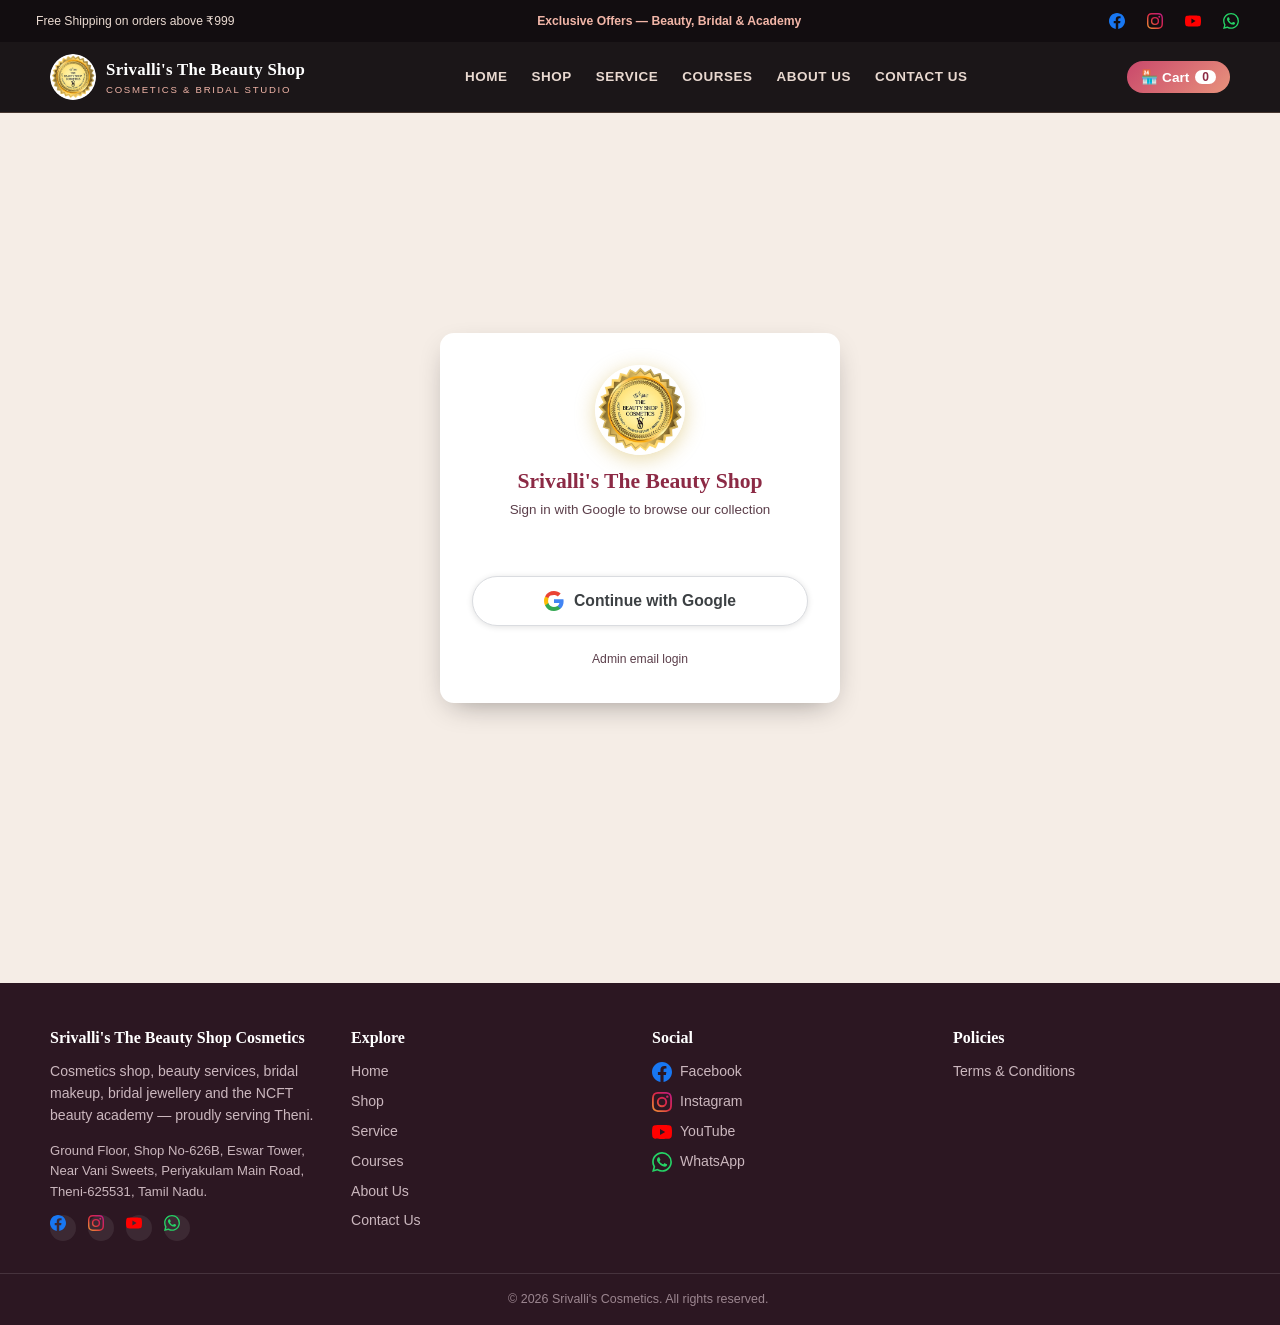
<file: login.html>
<!DOCTYPE html>
<html lang="en">
<head>
<meta charset="UTF-8">
  <link rel="icon" type="image/svg+xml" href="favicon.svg">
  <link rel="icon" type="image/png" href="assets/img/logo-round.png">
  <link rel="apple-touch-icon" href="assets/img/logo-round.png">
<meta name="viewport" content="width=device-width, initial-scale=1.0, viewport-fit=cover">
  <meta name="theme-color" content="#1A1015">
  <meta name="mobile-web-app-capable" content="yes">
  <meta name="apple-mobile-web-app-capable" content="yes">
  <meta name="apple-mobile-web-app-status-bar-style" content="black-translucent">
  <meta name="apple-mobile-web-app-title" content="Srivalli's Cosmetics">
<title>Admin Login | Srivalli's The Beauty Shop Cosmetics</title>
<meta name="description" content="Admin login for Srivalli's The Beauty Shop Cosmetics website management.">
<meta name="keywords" content="Srivalli's The Beauty Shop Cosmetics, cosmetics shop Theni, beauty parlour Theni, bridal makeup Theni, beauty academy Theni, NCFT academy, makeup studio Theni, bridal jewellery Theni, online cosmetics Tamil Nadu, hair care, perfume, nail art, saree draping, facial, hydra facial, HD makeup, airbrush makeup">
<meta name="author" content="Srivalli's The Beauty Shop Cosmetics">
<meta name="robots" content="noindex,nofollow">
<meta name="theme-color" content="#120D10">
<meta name="geo.region" content="IN-TN">
<meta name="geo.placename" content="Theni, Tamil Nadu">
<meta name="geo.position" content="10.0104;77.4768">
<meta name="ICBM" content="10.0104, 77.4768">
<link rel="canonical" href="https://srivallis.in/login.html" id="canonicalLink">
<!-- Open Graph (Facebook / WhatsApp / LinkedIn social previews) -->
<meta property="og:site_name" content="Srivalli's The Beauty Shop Cosmetics">
<meta property="og:locale" content="en_IN">
<meta property="og:title" content="Admin Login | Srivalli's The Beauty Shop Cosmetics">
<meta property="og:description" content="Admin login for Srivalli's The Beauty Shop Cosmetics website management.">
<meta property="og:type" content="website">
<meta property="og:url" content="https://srivallis.in/login.html" id="ogUrl">
<meta property="og:image" content="https://srivallis.in/assets/img/logo.jpg" id="ogImage">
<meta property="og:image:width" content="480">
<meta property="og:image:height" content="488">
<meta property="og:image:alt" content="Srivalli's The Beauty Shop Cosmetics — Beauty Shop, Academy &amp; Bridal Studio, Theni">
<!-- Twitter / X card -->
<meta name="twitter:card" content="summary_large_image">
<meta name="twitter:title" content="Admin Login | Srivalli's The Beauty Shop Cosmetics">
<meta name="twitter:description" content="Admin login for Srivalli's The Beauty Shop Cosmetics website management.">
<meta name="twitter:image" content="https://srivallis.in/assets/img/logo.jpg">
<meta http-equiv="Content-Security-Policy" content="default-src 'self'; script-src 'self' 'unsafe-inline'; style-src 'self' https://fonts.googleapis.com 'unsafe-inline'; font-src 'self' https://fonts.gstatic.com data:; img-src 'self' data: blob: https:; connect-src 'self' https://*.supabase.co wss://*.supabase.co https://accounts.google.com; frame-src 'self' https://accounts.google.com; form-action 'self' https://accounts.google.com; base-uri 'self';">
<link rel="icon" href="assets/img/logo-square.png" type="image/png">
<link rel="apple-touch-icon" href="assets/img/logo-square.png">
<link rel="manifest" href="site.webmanifest">
<!-- Performance: preconnect to required origins (Technical/UX SEO) -->
<link rel="preconnect" href="https://fonts.googleapis.com">
<link rel="preconnect" href="https://fonts.gstatic.com" crossorigin>
<link rel="preconnect" href="https://edwlwrpjilipvdlpjtxr.supabase.co" crossorigin>
<link rel="dns-prefetch" href="https://cdn.jsdelivr.net">
<link rel="preload" as="image" href="assets/img/logo.jpg">
<link href="https://fonts.googleapis.com/css2?family=Playfair+Display:wght@600;700&family=Cormorant+Garamond:ital,wght@1,600;1,700&family=Jost:wght@400;500;600;700&display=swap" rel="stylesheet">
<link rel="stylesheet" href="assets/css/style.css">
<!-- Structured data: LocalBusiness / BeautySalon (Authority + rich results) -->
<script type="application/ld+json">
{
  "@context": "https://schema.org",
  "@type": ["BeautySalon","Store","HealthAndBeautyBusiness"],
  "@id": "https://srivallis.in/#business",
  "name": "Srivalli's The Beauty Shop Cosmetics",
  "alternateName": "Sri Valli's The Beauty Shop Cosmetics",
  "description": "Cosmetics shop, professional makeup studio, bridal jewellery and NCFT-affiliated beauty academy in Theni, Tamil Nadu.",
  "image": "https://srivallis.in/assets/img/logo.jpg",
  "logo": "https://srivallis.in/assets/img/logo.jpg",
  "url": "https://srivallis.in/",
  "telephone": "+918300633810",
  "priceRange": "₹₹",
  "currenciesAccepted": "INR",
  "paymentAccepted": "WhatsApp, Cash on Delivery",
  "address": {
    "@type": "PostalAddress",
    "streetAddress": "Ground Floor, Shop No-626B, Eswar Tower, Near Vani Sweets, Periyakulam Main Road",
    "addressLocality": "Theni",
    "addressRegion": "Tamil Nadu",
    "postalCode": "625531",
    "addressCountry": "IN"
  },
  "geo": { "@type": "GeoCoordinates", "latitude": 10.0104, "longitude": 77.4768 },
  "openingHoursSpecification": [{
    "@type": "OpeningHoursSpecification",
    "dayOfWeek": ["Monday","Tuesday","Wednesday","Thursday","Friday","Saturday","Sunday"],
    "opens": "09:00", "closes": "21:00"
  }],
  "sameAs": [
    "https://instagram.com/sri_vallis_cosmetics",
    "https://www.youtube.com/@vallizwomensexclusive4914"
  ],
  "department": [
    { "@type": "Store", "name": "Cosmetics Shop" },
    { "@type": "BeautySalon", "name": "Makeup &amp; Bridal Studio" },
    { "@type": "EducationalOrganization", "name": "NCFT Beauty Academy" }
  ]
}
</script>

</head>
<body>
<a class="skip-nav" href="#main-content">Skip to main content</a>

<main style="display:flex;align-items:center;justify-content:center;min-height:90vh;padding:20px 0;">
  <div class="login-box" style="max-width:400px;width:100%;">

    <!-- Brand -->
    <div style="text-align:center;margin-bottom:28px;">
      <img src="assets/img/logo-round.png" alt="Srivalli's The Beauty Shop Cosmetics logo"
        style="width:90px;height:90px;border-radius:50%;object-fit:cover;display:block;margin:0 auto 14px;
               box-shadow:0 4px 20px rgba(201,162,39,.4);">
      <h2 style="font-size:1.35rem;margin-bottom:6px;">Srivalli's The Beauty Shop</h2>
      <p style="font-size:.84rem;color:var(--ink-soft);">Sign in with Google to browse our collection</p>
    </div>

    <div id="loginAlert" style="min-height:16px;margin-bottom:12px;"></div>

    <!-- Google Sign-In (PRIMARY — required for all visitors) -->
    <button class="btn btn-block" id="googleLoginBtn" type="button"
      style="background:#fff;border:1.5px solid #dadce0;color:#3c4043;font-size:.98rem;
             font-weight:600;display:flex;align-items:center;justify-content:center;gap:10px;
             box-shadow:0 1px 6px rgba(0,0,0,.12);padding:14px;min-height:50px;">
      <svg width="20" height="20" viewBox="0 0 18 18" xmlns="http://www.w3.org/2000/svg">
        <path d="M17.64 9.2c0-.637-.057-1.251-.164-1.84H9v3.481h4.844c-.209 1.125-.843 2.078-1.796 2.717v2.258h2.908c1.702-1.567 2.684-3.875 2.684-6.615z" fill="#4285F4"/>
        <path d="M9 18c2.43 0 4.467-.806 5.956-2.18l-2.908-2.259c-.806.54-1.837.86-3.048.86-2.344 0-4.328-1.584-5.036-3.711H.957v2.332A8.997 8.997 0 0 0 9 18z" fill="#34A853"/>
        <path d="M3.964 10.71A5.41 5.41 0 0 1 3.682 9c0-.593.102-1.17.282-1.71V4.958H.957A8.996 8.996 0 0 0 0 9c0 1.452.348 2.827.957 4.042l3.007-2.332z" fill="#FBBC05"/>
        <path d="M9 3.58c1.321 0 2.508.454 3.44 1.345l2.582-2.58C13.463.891 11.426 0 9 0A8.997 8.997 0 0 0 .957 4.958L3.964 6.29C4.672 4.163 6.656 3.58 9 3.58z" fill="#EA4335"/>
      </svg>
      Continue with Google
    </button>

    <!-- Google setup instructions (hidden by default, shown on error) -->
    <div id="googleSetup" style="display:none;margin-top:16px;padding:14px;background:var(--cream-deep);
         border-radius:var(--radius-sm);font-size:.8rem;line-height:1.7;">
      <b>To enable Google login (3 steps):</b><br>
      1. Go to <a href="https://supabase.com/dashboard/project/edwlwrpjilipvdlpjtxr/auth/providers"
         target="_blank" rel="noopener" style="color:var(--berry);">Supabase &rarr; Auth &rarr; Providers</a><br>
      2. Click <b>Google</b> &rarr; enable &rarr; paste Client ID &amp; Secret &rarr; Save<br>
      3. Refresh this page and try again.
    </div>

    <!-- Admin email login (collapsed, for backup) -->
    <div style="margin-top:20px;text-align:center;">
      <a href="#" id="showAdminLogin" style="font-size:.76rem;color:var(--ink-soft);text-decoration:none;">
        Admin email login
      </a>
    </div>

    <div id="adminEmailSection" style="display:none;margin-top:14px;">
      <div style="border-top:1px solid var(--cream-deep);padding-top:14px;"></div>
      <form id="loginForm" novalidate>
        <div class="field" style="margin-bottom:10px;">
          <label for="loginEmail" style="font-size:.82rem;">Email</label>
          <input id="loginEmail" type="email" required placeholder="Admin email address"
            autocomplete="username" style="font-size:16px;">
        </div>
        <div class="field" style="margin-bottom:14px;">
          <label for="loginPassword" style="font-size:.82rem;">Password</label>
          <input id="loginPassword" type="password" required placeholder="Password"
            autocomplete="current-password" style="font-size:16px;">
        </div>
        <button class="btn btn-primary btn-block" type="submit" id="emailLoginBtn" style="padding:13px;">
          Log In
        </button>
      </form>
    </div>

  </div>
</main>

<script src="assets/js/supabase.min.js"></script>
<script src="assets/js/site-config.js"></script>
<script src="assets/js/analytics.js"></script>

<script src="assets/js/supabase-client.js"></script>
<script src="assets/js/shared.js"></script>
<script src="assets/js/login.js"></script>
</body>
</html>
</file>
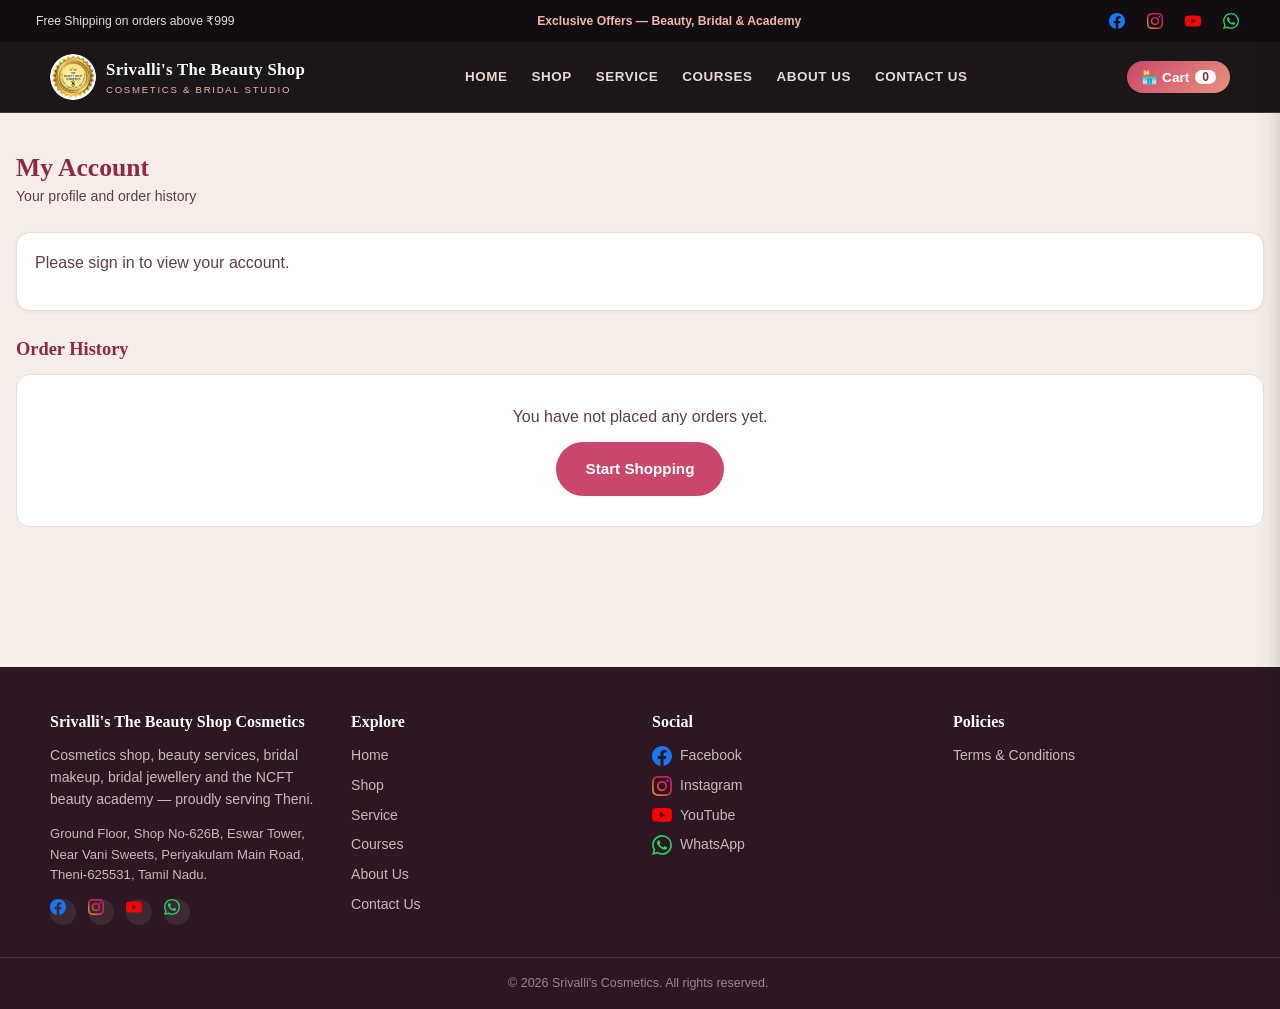
<file: my-orders.html>
<!DOCTYPE html>
<html lang="en">
<head>
<meta charset="UTF-8">
  <link rel="icon" type="image/svg+xml" href="favicon.svg">
  <link rel="icon" type="image/png" href="assets/img/logo-round.png">
  <link rel="apple-touch-icon" href="assets/img/logo-round.png">
<meta name="viewport" content="width=device-width, initial-scale=1.0, viewport-fit=cover">
  <meta name="theme-color" content="#1A1015">
  <meta name="mobile-web-app-capable" content="yes">
  <meta name="apple-mobile-web-app-capable" content="yes">
  <meta name="apple-mobile-web-app-status-bar-style" content="black-translucent">
  <meta name="apple-mobile-web-app-title" content="Srivalli's Cosmetics">
<title>My Orders | Srivalli's The Beauty Shop Cosmetics</title>
<meta name="description" content="View your account details and order history at Srivalli's The Beauty Shop Cosmetics.">
<meta name="keywords" content="Srivalli's The Beauty Shop Cosmetics, cosmetics shop Theni, beauty parlour Theni, bridal makeup Theni, beauty academy Theni, NCFT academy, makeup studio Theni, bridal jewellery Theni, online cosmetics Tamil Nadu, hair care, perfume, nail art, saree draping, facial, hydra facial, HD makeup, airbrush makeup">
<meta name="author" content="Srivalli's The Beauty Shop Cosmetics">
<meta name="robots" content="noindex,nofollow">
<meta name="theme-color" content="#120D10">
<meta name="geo.region" content="IN-TN">
<meta name="geo.placename" content="Theni, Tamil Nadu">
<meta name="geo.position" content="10.0104;77.4768">
<meta name="ICBM" content="10.0104, 77.4768">
<link rel="canonical" href="https://srivallis.in/my-orders.html" id="canonicalLink">
<!-- Open Graph (Facebook / WhatsApp / LinkedIn social previews) -->
<meta property="og:site_name" content="Srivalli's The Beauty Shop Cosmetics">
<meta property="og:locale" content="en_IN">
<meta property="og:title" content="My Orders | Srivalli's The Beauty Shop Cosmetics">
<meta property="og:description" content="View your account details and order history at Srivalli's The Beauty Shop Cosmetics.">
<meta property="og:type" content="website">
<meta property="og:url" content="https://srivallis.in/my-orders.html" id="ogUrl">
<meta property="og:image" content="https://srivallis.in/assets/img/logo.jpg" id="ogImage">
<meta property="og:image:width" content="480">
<meta property="og:image:height" content="488">
<meta property="og:image:alt" content="Srivalli's The Beauty Shop Cosmetics — Beauty Shop, Academy &amp; Bridal Studio, Theni">
<!-- Twitter / X card -->
<meta name="twitter:card" content="summary_large_image">
<meta name="twitter:title" content="My Orders | Srivalli's The Beauty Shop Cosmetics">
<meta name="twitter:description" content="View your account details and order history at Srivalli's The Beauty Shop Cosmetics.">
<meta name="twitter:image" content="https://srivallis.in/assets/img/logo.jpg">
<meta http-equiv="Content-Security-Policy" content="default-src 'self'; script-src 'self' 'unsafe-inline'; style-src 'self' https://fonts.googleapis.com 'unsafe-inline'; font-src 'self' https://fonts.gstatic.com data:; img-src 'self' data: blob: https:; connect-src 'self' https://*.supabase.co wss://*.supabase.co https://accounts.google.com; frame-src 'self' https://accounts.google.com; form-action 'self' https://accounts.google.com; base-uri 'self';">
<link rel="icon" href="assets/img/logo-square.png" type="image/png">
<link rel="apple-touch-icon" href="assets/img/logo-square.png">
<link rel="manifest" href="site.webmanifest">
<!-- Performance: preconnect to required origins (Technical/UX SEO) -->
<link rel="preconnect" href="https://fonts.googleapis.com">
<link rel="preconnect" href="https://fonts.gstatic.com" crossorigin>
<link rel="preconnect" href="https://edwlwrpjilipvdlpjtxr.supabase.co" crossorigin>
<link rel="dns-prefetch" href="https://cdn.jsdelivr.net">
<link rel="preload" as="image" href="assets/img/logo.jpg">
<link href="https://fonts.googleapis.com/css2?family=Playfair+Display:wght@600;700&family=Cormorant+Garamond:ital,wght@1,600;1,700&family=Jost:wght@400;500;600;700&display=swap" rel="stylesheet">
<link rel="stylesheet" href="assets/css/style.css">
<!-- Structured data: LocalBusiness / BeautySalon (Authority + rich results) -->
<script type="application/ld+json">
{
  "@context": "https://schema.org",
  "@type": ["BeautySalon","Store","HealthAndBeautyBusiness"],
  "@id": "https://srivallis.in/#business",
  "name": "Srivalli's The Beauty Shop Cosmetics",
  "alternateName": "Sri Valli's The Beauty Shop Cosmetics",
  "description": "Cosmetics shop, professional makeup studio, bridal jewellery and NCFT-affiliated beauty academy in Theni, Tamil Nadu.",
  "image": "https://srivallis.in/assets/img/logo.jpg",
  "logo": "https://srivallis.in/assets/img/logo.jpg",
  "url": "https://srivallis.in/",
  "telephone": "+918300633810",
  "priceRange": "₹₹",
  "currenciesAccepted": "INR",
  "paymentAccepted": "WhatsApp, Cash on Delivery",
  "address": {
    "@type": "PostalAddress",
    "streetAddress": "Ground Floor, Shop No-626B, Eswar Tower, Near Vani Sweets, Periyakulam Main Road",
    "addressLocality": "Theni",
    "addressRegion": "Tamil Nadu",
    "postalCode": "625531",
    "addressCountry": "IN"
  },
  "geo": { "@type": "GeoCoordinates", "latitude": 10.0104, "longitude": 77.4768 },
  "openingHoursSpecification": [{
    "@type": "OpeningHoursSpecification",
    "dayOfWeek": ["Monday","Tuesday","Wednesday","Thursday","Friday","Saturday","Sunday"],
    "opens": "09:00", "closes": "21:00"
  }],
  "sameAs": [
    "https://instagram.com/sri_vallis_cosmetics",
    "https://www.youtube.com/@vallizwomensexclusive4914"
  ],
  "department": [
    { "@type": "Store", "name": "Cosmetics Shop" },
    { "@type": "BeautySalon", "name": "Makeup &amp; Bridal Studio" },
    { "@type": "EducationalOrganization", "name": "NCFT Beauty Academy" }
  ]
}
</script>

</head>
<body>
<a class="skip-nav" href="#main-content">Skip to main content</a>

<main id="main-content">
  <div class="container" style="padding:40px 0 80px;max-width:760px;">
    <h1 style="font-size:1.6rem;margin-bottom:4px;">My Account</h1>
    <p style="color:var(--ink-soft);font-size:.88rem;margin-bottom:24px;">Your profile and order history</p>

    <div id="myProfileCard" style="background:#fff;border:1px solid var(--cream-deep);border-radius:var(--radius);
      padding:18px;margin-bottom:28px;box-shadow:0 1px 4px rgba(26,16,21,.06);">
      <p style="color:var(--ink-soft);font-size:.85rem;">Loading your profile&hellip;</p>
    </div>

    <h2 style="font-size:1.15rem;margin-bottom:14px;">Order History</h2>
    <div id="myOrdersWrap">
      <p style="color:var(--ink-soft);font-size:.85rem;">Loading your orders&hellip;</p>
    </div>
  </div>
</main>

<!-- CART DRAWER — so the cart icon works on this page too -->
<div class="drawer-backdrop" id="drawerBackdrop"></div>
<div class="drawer" id="cartDrawer" role="dialog" aria-modal="true" aria-label="Cart">
  <div class="drawer-head">
    <h3 id="drawerTitle">Your Cart</h3>
    <button class="drawer-close" id="drawerClose" aria-label="Close">&times;</button>
  </div>
  <div class="drawer-body" id="drawerBody"></div>
  <div class="drawer-foot" id="drawerFoot"></div>
</div>
<div class="modal-backdrop" id="termsBackdrop" style="display:none;z-index:9999;background:rgba(0,0,0,.55);"
  onclick="this.style.display='none'">
  <div style="background:#fff;max-width:460px;width:90%;margin:10% auto;border-radius:12px;padding:24px;max-height:70vh;overflow-y:auto;" onclick="event.stopPropagation()">
    <b style="font-size:1rem;">Terms &amp; Conditions</b>
    <p style="font-size:.83rem;margin-top:10px;line-height:1.7;color:#555;">By placing an order you agree that all sales are final. Payment must be made via UPI before dispatch. Delivery within 10 days. We are not responsible for delays caused by courier.</p>
    <button onclick="document.getElementById('termsBackdrop').style.display='none'" class="btn btn-primary" style="margin-top:14px;width:100%;">I Understand</button>
  </div>
</div>

<script src="assets/js/supabase.min.js"></script>
<script src="assets/js/site-config.js"></script>
<script src="assets/js/analytics.js"></script>

<script src="assets/js/supabase-client.js"></script>
<script src="assets/js/shared.js"></script>
<script src="assets/js/drawer-cart.js"></script><script src="assets/js/my-orders.js"></script>
</body>
</html>
</file>
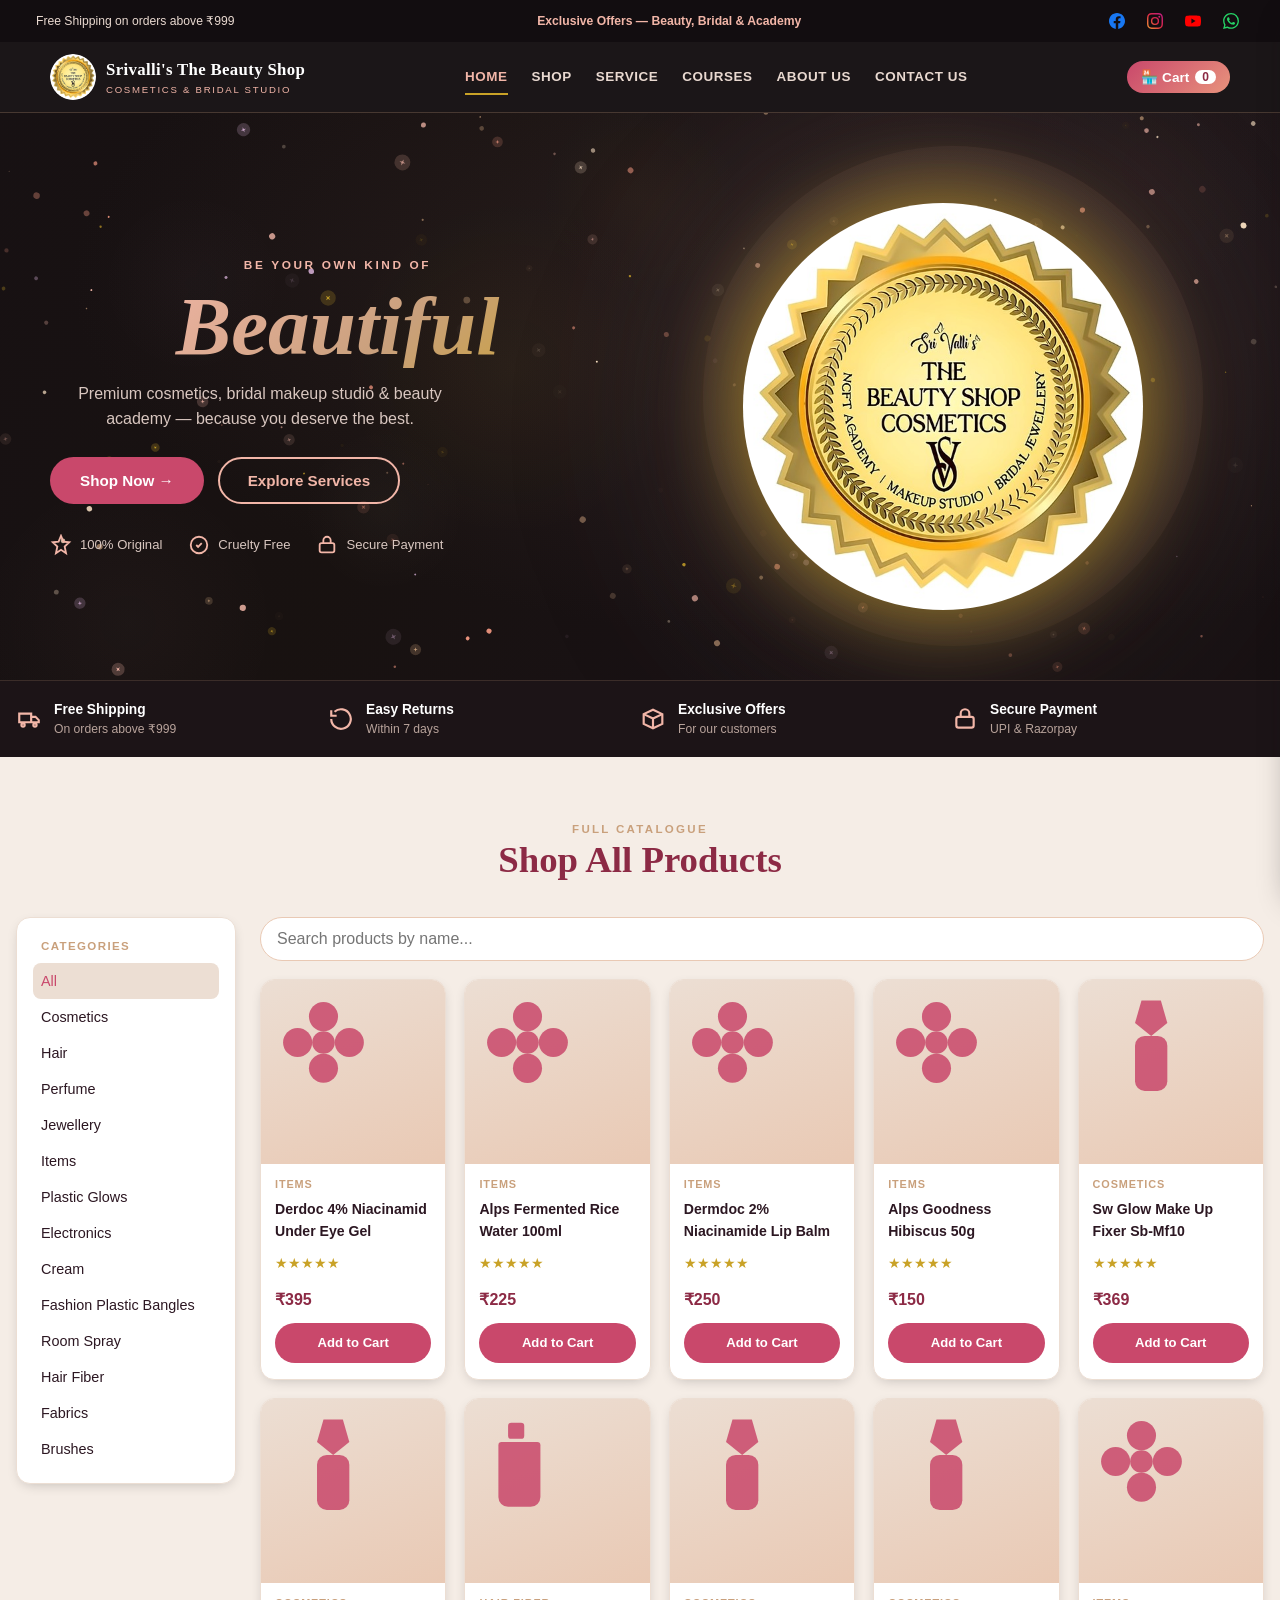
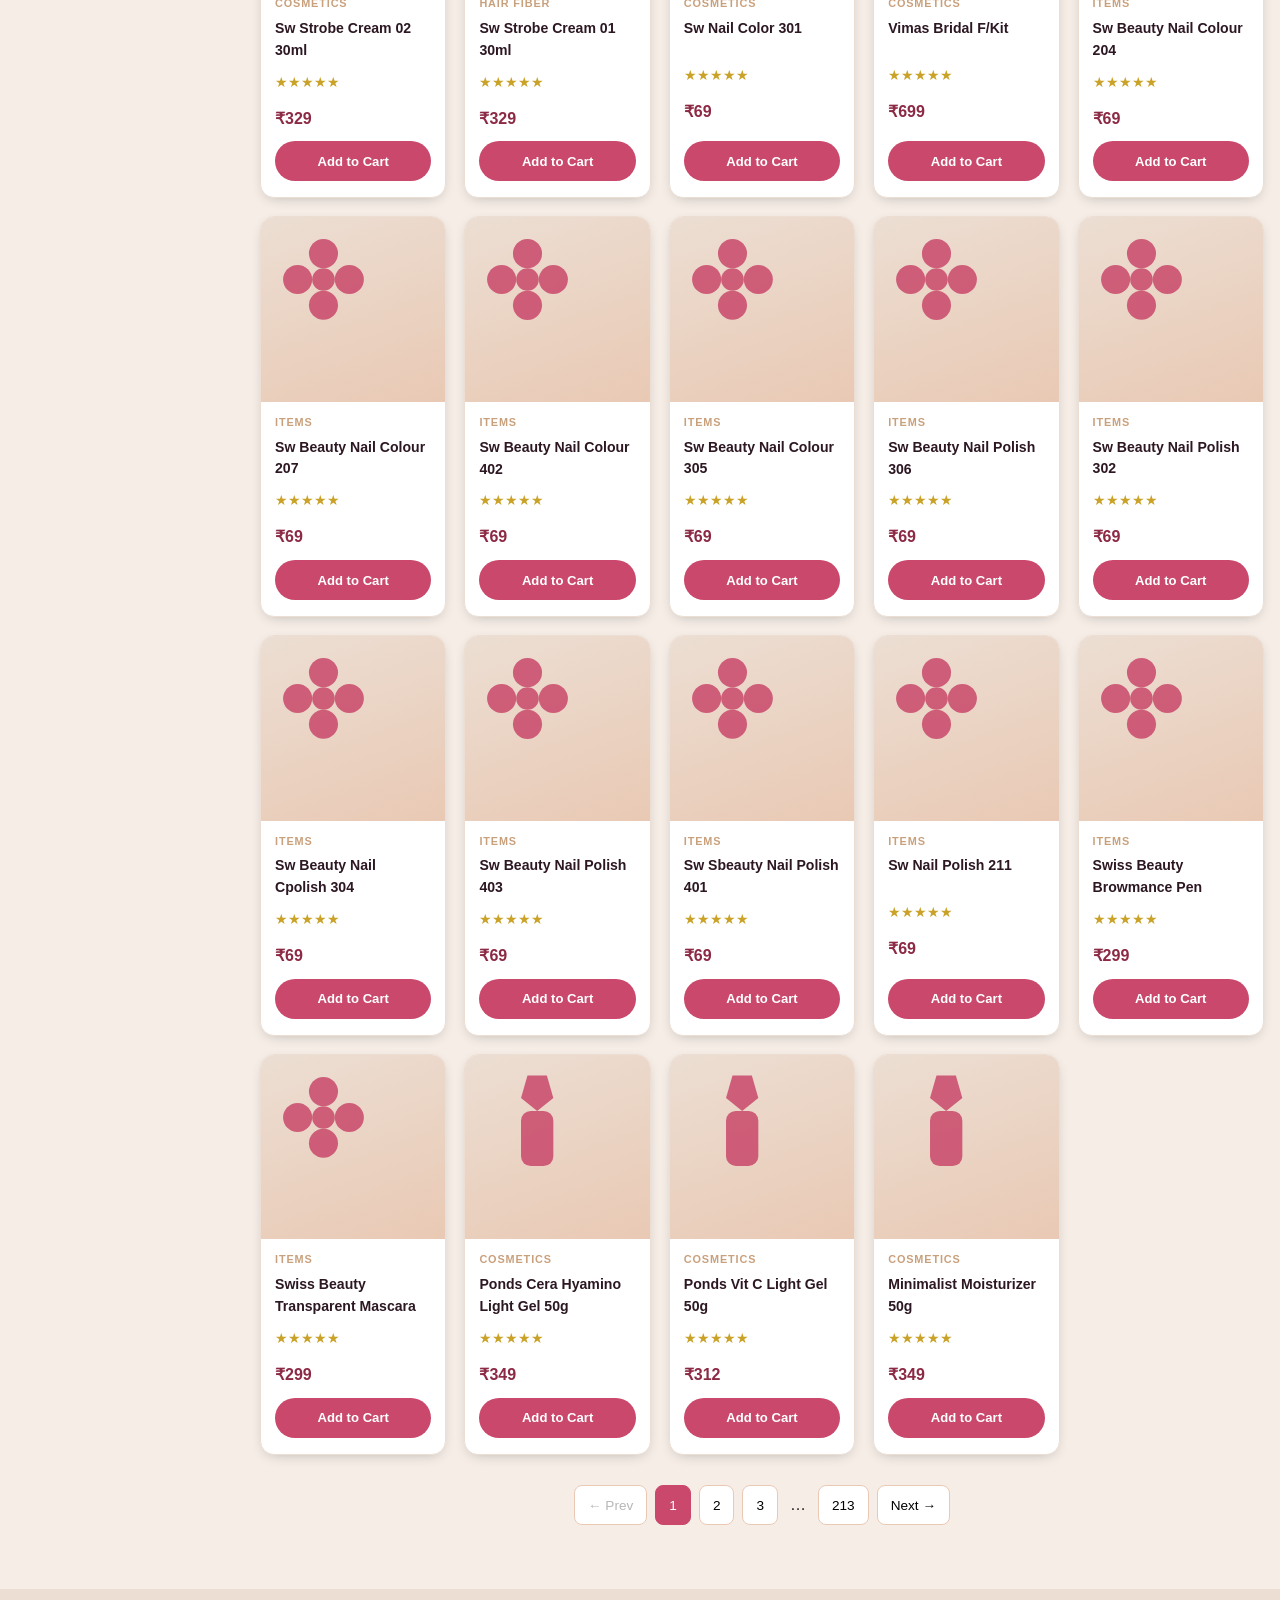
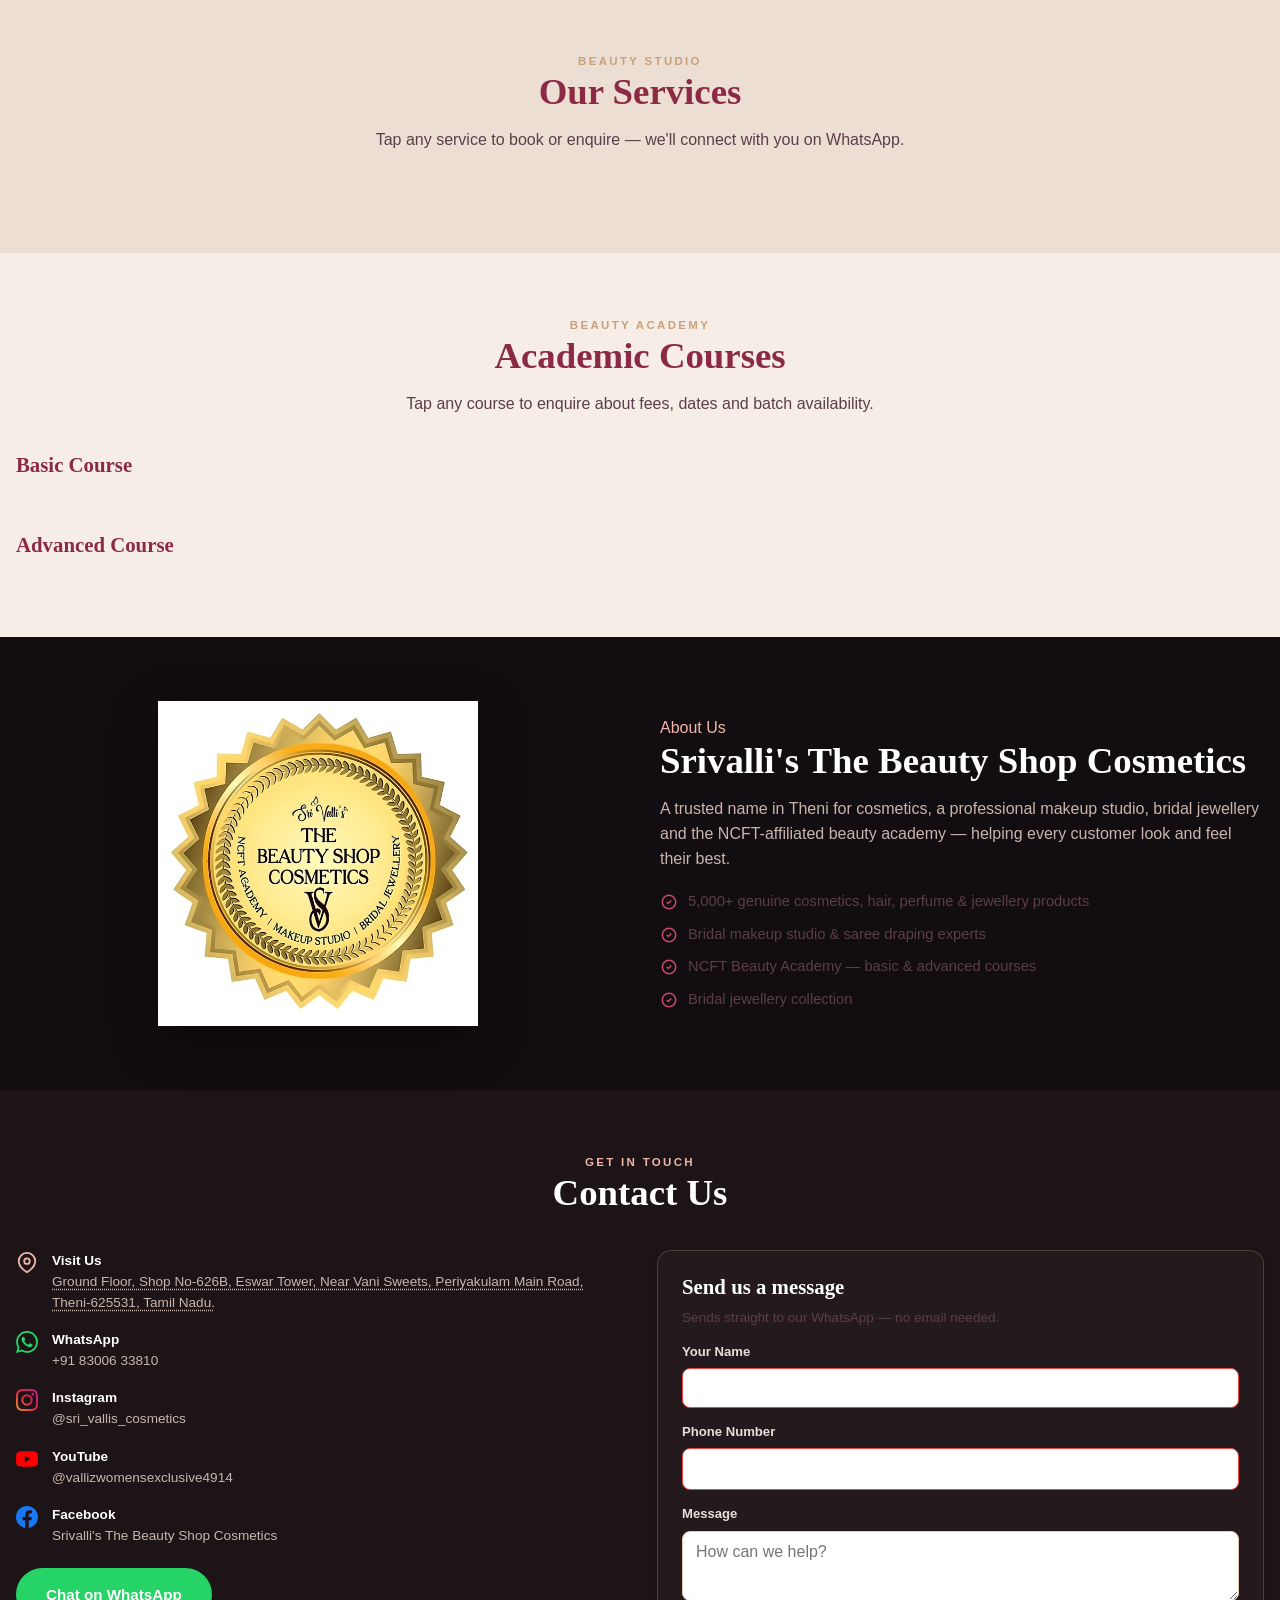
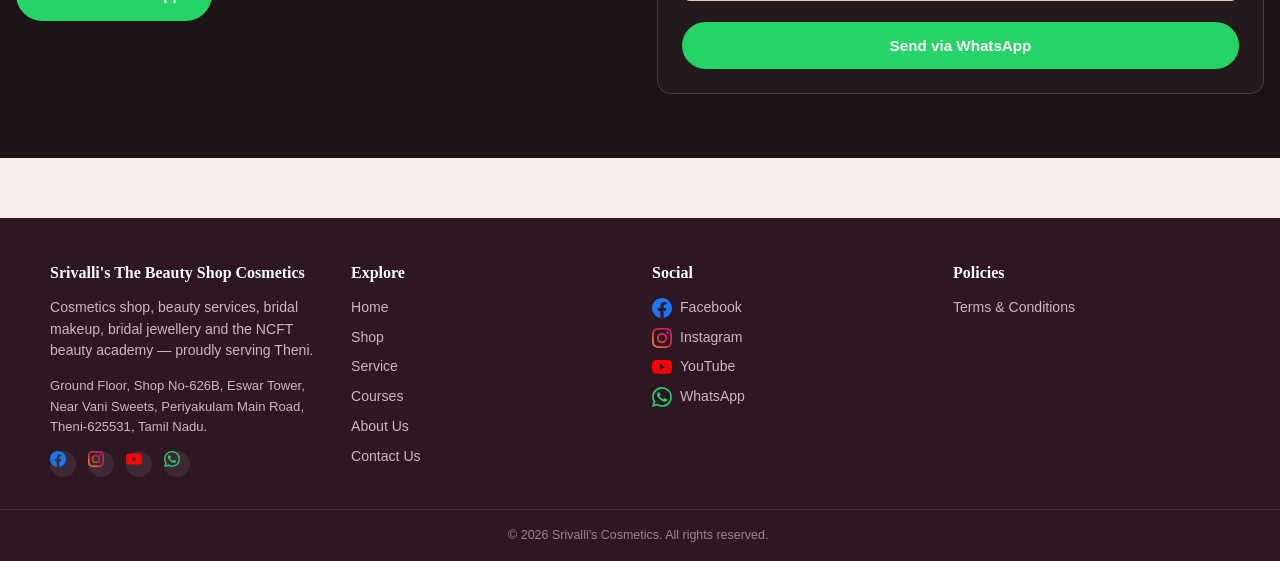
<file: product.html>
<!DOCTYPE html>
<html lang="en">
<head>
<meta charset="UTF-8">
  <link rel="icon" type="image/svg+xml" href="favicon.svg">
  <link rel="icon" type="image/png" href="assets/img/logo-round.png">
  <link rel="apple-touch-icon" href="assets/img/logo-round.png">
<meta name="viewport" content="width=device-width, initial-scale=1.0, viewport-fit=cover">
  <meta name="theme-color" content="#1A1015">
  <meta name="mobile-web-app-capable" content="yes">
  <meta name="apple-mobile-web-app-capable" content="yes">
  <meta name="apple-mobile-web-app-status-bar-style" content="black-translucent">
  <meta name="apple-mobile-web-app-title" content="Srivalli's Cosmetics">
<title>Product Details | Srivalli's The Beauty Shop Cosmetics</title>
<meta name="description" content="Shop 5000+ cosmetics, hair care, perfume, jewellery and more. View product details, price and customer reviews at Srivalli's The Beauty Shop Cosmetics, Theni, Tamil Nadu.">
<meta name="keywords" content="Srivalli's The Beauty Shop Cosmetics, cosmetics shop Theni, beauty parlour Theni, bridal makeup Theni, beauty academy Theni, NCFT academy, makeup studio Theni, bridal jewellery Theni, online cosmetics Tamil Nadu, hair care, perfume, nail art, saree draping, facial, hydra facial, HD makeup, airbrush makeup">
<meta name="author" content="Srivalli's The Beauty Shop Cosmetics">
<meta name="robots" content="index,follow,max-image-preview:large,max-snippet:-1,max-video-preview:-1">
<meta name="theme-color" content="#120D10">
<meta name="geo.region" content="IN-TN">
<meta name="geo.placename" content="Theni, Tamil Nadu">
<meta name="geo.position" content="10.0104;77.4768">
<meta name="ICBM" content="10.0104, 77.4768">
<link rel="canonical" href="https://srivallis.in/product.html" id="canonicalLink">
<!-- Open Graph (Facebook / WhatsApp / LinkedIn social previews) -->
<meta property="og:site_name" content="Srivalli's The Beauty Shop Cosmetics">
<meta property="og:locale" content="en_IN">
<meta property="og:title" content="Product Details | Srivalli's The Beauty Shop Cosmetics">
<meta property="og:description" content="Shop 5000+ cosmetics, hair care, perfume, jewellery and more. View product details, price and customer reviews at Srivalli's The Beauty Shop Cosmetics, Theni, Tamil Nadu.">
<meta property="og:type" content="website">
<meta property="og:url" content="https://srivallis.in/product.html" id="ogUrl">
<meta property="og:image" content="https://srivallis.in/assets/img/logo.jpg" id="ogImage">
<meta property="og:image:width" content="480">
<meta property="og:image:height" content="488">
<meta property="og:image:alt" content="Srivalli's The Beauty Shop Cosmetics — Beauty Shop, Academy &amp; Bridal Studio, Theni">
<!-- Twitter / X card -->
<meta name="twitter:card" content="summary_large_image">
<meta name="twitter:title" content="Product Details | Srivalli's The Beauty Shop Cosmetics">
<meta name="twitter:description" content="Shop 5000+ cosmetics, hair care, perfume, jewellery and more. View product details, price and customer reviews at Srivalli's The Beauty Shop Cosmetics, Theni, Tamil Nadu.">
<meta name="twitter:image" content="https://srivallis.in/assets/img/logo.jpg">
<meta http-equiv="Content-Security-Policy" content="default-src 'self'; script-src 'self' 'unsafe-inline'; style-src 'self' https://fonts.googleapis.com 'unsafe-inline'; font-src 'self' https://fonts.gstatic.com data:; img-src 'self' data: blob: https:; connect-src 'self' https://*.supabase.co wss://*.supabase.co https://accounts.google.com; frame-src 'self' https://accounts.google.com; form-action 'self' https://accounts.google.com; base-uri 'self';">
<link rel="icon" href="assets/img/logo-square.png" type="image/png">
<link rel="apple-touch-icon" href="assets/img/logo-square.png">
<link rel="manifest" href="site.webmanifest">
<!-- Performance: preconnect to required origins (Technical/UX SEO) -->
<link rel="preconnect" href="https://fonts.googleapis.com">
<link rel="preconnect" href="https://fonts.gstatic.com" crossorigin>
<link rel="preconnect" href="https://edwlwrpjilipvdlpjtxr.supabase.co" crossorigin>
<link rel="dns-prefetch" href="https://cdn.jsdelivr.net">
<link rel="preload" as="image" href="assets/img/logo.jpg">
<link href="https://fonts.googleapis.com/css2?family=Playfair+Display:wght@600;700&family=Cormorant+Garamond:ital,wght@1,600;1,700&family=Jost:wght@400;500;600;700&display=swap" rel="stylesheet">
<link rel="stylesheet" href="assets/css/style.css">
<!-- Structured data: LocalBusiness / BeautySalon (Authority + rich results) -->
<script type="application/ld+json">
{
  "@context": "https://schema.org",
  "@type": ["BeautySalon","Store","HealthAndBeautyBusiness"],
  "@id": "https://srivallis.in/#business",
  "name": "Srivalli's The Beauty Shop Cosmetics",
  "alternateName": "Sri Valli's The Beauty Shop Cosmetics",
  "description": "Cosmetics shop, professional makeup studio, bridal jewellery and NCFT-affiliated beauty academy in Theni, Tamil Nadu.",
  "image": "https://srivallis.in/assets/img/logo.jpg",
  "logo": "https://srivallis.in/assets/img/logo.jpg",
  "url": "https://srivallis.in/",
  "telephone": "+918300633810",
  "priceRange": "₹₹",
  "currenciesAccepted": "INR",
  "paymentAccepted": "WhatsApp, Cash on Delivery",
  "address": {
    "@type": "PostalAddress",
    "streetAddress": "Ground Floor, Shop No-626B, Eswar Tower, Near Vani Sweets, Periyakulam Main Road",
    "addressLocality": "Theni",
    "addressRegion": "Tamil Nadu",
    "postalCode": "625531",
    "addressCountry": "IN"
  },
  "geo": { "@type": "GeoCoordinates", "latitude": 10.0104, "longitude": 77.4768 },
  "openingHoursSpecification": [{
    "@type": "OpeningHoursSpecification",
    "dayOfWeek": ["Monday","Tuesday","Wednesday","Thursday","Friday","Saturday","Sunday"],
    "opens": "09:00", "closes": "21:00"
  }],
  "sameAs": [
    "https://instagram.com/sri_vallis_cosmetics",
    "https://www.youtube.com/@vallizwomensexclusive4914"
  ],
  "department": [
    { "@type": "Store", "name": "Cosmetics Shop" },
    { "@type": "BeautySalon", "name": "Makeup &amp; Bridal Studio" },
    { "@type": "EducationalOrganization", "name": "NCFT Beauty Academy" }
  ]
}
</script>

<script type="application/ld+json">
{
  "@context": "https://schema.org",
  "@type": "Product",
  "name": "Srivalli's The Beauty Shop Cosmetics — Products",
  "description": "Browse 5000+ cosmetics, hair care, perfume, jewellery and more. Shop online with home delivery from Theni, Tamil Nadu.",
  "brand": { "@type": "Brand", "name": "Srivalli's The Beauty Shop Cosmetics" },
  "offers": { "@type": "AggregateOffer", "priceCurrency": "INR", "lowPrice": "50", "offerCount": "5111" },
  "url": "https://srivallis.in/product.html",
  "image": "https://srivallis.in/assets/img/logo.jpg"
}
</script>

</head>
<body>
<a class="skip-nav" href="#main-content">Skip to main content</a>

<a href="index.html#shop" class="pd-back-link" id="pdBackLink">&larr; Back to Shop</a>
<main id="pd-root">
  <div class="pd-photo-section">
    <div class="pd-photo" id="pd-photo"></div>
    <div class="pd-share-bar" id="pd-share"></div>
  </div>
  <div class="pd-content">
    <div id="pd-info"></div>
    <div id="pd-pricing"></div>
    <div id="pd-actions" style="display:flex;gap:10px;margin:18px 0;"></div>
    <div class="pd-reviews-section">
      <h2 style="font-size:1rem;margin-bottom:12px;">Customer Reviews</h2>
      <div id="pd-reviews-list"><span style="font-size:.84rem;color:var(--ink-soft);">Loading reviews&#8230;</span></div>
      <div class="review-form-wrap" id="pd-review-form-wrap" style="display:none;margin-top:18px;">
        <h3 style="font-size:.9rem;margin-bottom:10px;">Write a Review</h3>
        <div class="field"><label>Your Name *</label><input id="pd-rv-name" placeholder="Your name"></div>
        <div class="field"><label>Rating *</label>
          <div class="star-rating-input" id="pd-rv-stars">
            <button type="button" class="star-btn" data-v="1">&#9733;</button>
            <button type="button" class="star-btn" data-v="2">&#9733;</button>
            <button type="button" class="star-btn" data-v="3">&#9733;</button>
            <button type="button" class="star-btn" data-v="4">&#9733;</button>
            <button type="button" class="star-btn" data-v="5">&#9733;</button>
          </div>
          <input type="hidden" id="pd-rv-rating" value="0">
        </div>
        <div class="field"><label>Comment (optional)</label><textarea id="pd-rv-comment" placeholder="Share your experience&#8230;" style="min-height:60px;"></textarea></div>
        <button type="button" class="btn btn-primary btn-sm" id="pd-rv-submit">Submit Review</button>
        <div id="pd-rv-status" style="font-size:.8rem;min-height:16px;margin-top:8px;"></div>
      </div>
    </div>
  </div>
</main>
<!-- ================== CART DRAWER ================== -->
<div class="drawer-backdrop" id="drawerBackdrop"></div>
<div class="drawer" id="cartDrawer" role="dialog" aria-modal="true" aria-label="Cart">
  <div class="drawer-head">
    <h3 id="drawerTitle">Your Cart</h3>
    <button class="drawer-close" id="drawerClose" aria-label="Close">&times;</button>
  </div>
  <div class="drawer-body" id="drawerBody"></div>
  <div class="drawer-foot" id="drawerFoot"></div>
</div>
<div class="modal-backdrop" id="termsBackdrop" style="display:none;z-index:9999;background:rgba(0,0,0,.55);"
  onclick="this.style.display='none'">
  <div style="background:#fff;max-width:460px;width:90%;margin:10% auto;border-radius:12px;padding:24px;max-height:70vh;overflow-y:auto;" onclick="event.stopPropagation()">
    <b style="font-size:1rem;">Terms &amp; Conditions</b>
    <p style="font-size:.83rem;margin-top:10px;line-height:1.7;color:#555;">By placing an order you agree that all sales are final. Payment must be made via UPI before dispatch. Delivery within 10 days. We are not responsible for delays caused by courier.</p>
    <button onclick="document.getElementById('termsBackdrop').style.display='none'" class="btn btn-primary" style="margin-top:14px;width:100%;">I Understand</button>
  </div>
</div>

<script src="assets/js/supabase.min.js"></script>
<script src="assets/js/site-config.js"></script>
<script src="assets/js/analytics.js"></script>
<script src="assets/js/products-data.js"></script>
<script src="assets/js/supabase-client.js"></script>
<script src="assets/js/shared.js"></script>
<script src="assets/js/product.js"></script><script src="assets/js/drawer-cart.js"></script>
</body>
</html>
</file>
<file: assets/css/style.css>
/* ============================================================================
   Srivalli's Cosmetics — design tokens
   Palette: warm cream base, deep berry-rose primary, rose-gold accent,
   plum ink text. Display serif (Playfair) + clean sans (Jost).
   Signature element: a slow drifting layer of beauty-product silhouettes
   (lipstick, perfume, nail polish, bangle) behind every page.
   ========================================================================= */

:root{
  --black:       #120D10;
  --black-soft:  #1C1417;
  --cream:       #F5EDE6;
  --cream-deep:  #ECDED3;
  --berry:       #C9486B;
  --berry-dark:  #8C2A45;
  --peach:       #F2B6A8;
  --peach-deep:  #E8927C;
  --rose-gold:   #C9A07C;
  --rose-gold-l: #E9C9B4;
  --ink:         #2C1722;
  --ink-soft:    #5B3E4A;
  --gold:        #C9A227;
  --white:       #FFFFFF;
  --success:     #2F7D5A;
  --warn:        #B3214E;

  --font-display: "Playfair Display", "Georgia", serif;
  --font-script: "Cormorant Garamond", "Playfair Display", serif;
  --font-body: "Jost", "Segoe UI", sans-serif;

  --radius: 14px;
  --radius-sm: 8px;
  --shadow: 0 10px 30px -12px rgba(18,13,16,.45);
  --shadow-sm: 0 4px 14px -6px rgba(18,13,16,.3);
  --container: 1220px;
}

*,*::before,*::after{ box-sizing:border-box; }
html{ scroll-behavior:smooth; }
body{
  margin:0;
  font-family:var(--font-body);
  background:var(--cream);
  color:var(--ink);
  line-height:1.55;
  -webkit-font-smoothing:antialiased;
  position:relative;
  min-height:100vh;
}
h1,h2,h3,h4{
  font-family:var(--font-display);
  color:var(--berry-dark);
  margin:0 0 .4em;
  line-height:1.15;
  font-weight:700;
}
h1{ font-size:clamp(2rem,5vw,3.4rem); }
h2{ font-size:clamp(1.5rem,3.2vw,2.3rem); }
h3{ font-size:1.3rem; }
p{ margin:0 0 1em; color:var(--ink-soft); }
a{ color:var(--berry); text-decoration:none; }
img{ max-width:100%; display:block; }
button{ font-family:inherit; cursor:pointer; }
.container{ max-width:var(--container); margin:0 auto; padding:0 20px; }
:focus-visible{ outline:3px solid var(--gold); outline-offset:2px; }

/* ---------------------------------------------------------------------------
   FLOATING DECOR LAYER — the signature ambient animation, present on every
   page (fixed, behind content, ignores pointer events, respects
   prefers-reduced-motion).
   ------------------------------------------------------------------------ */
.float-decor{
  position:fixed; inset:0; z-index:0; overflow:hidden;
  pointer-events:none;
}
.float-decor svg.fi{
  position:absolute;
  bottom:-120px;
  opacity:.16;
  animation: floatUp linear infinite;
  filter: drop-shadow(0 6px 10px rgba(44,23,34,.12));
}
@keyframes floatUp{
  0%   { transform: translateY(0) rotate(0deg); }
  50%  { transform: translateY(-55vh) rotate(8deg); }
  100% { transform: translateY(-115vh) rotate(-6deg); }
}
@media (prefers-reduced-motion: reduce){
  .float-decor svg.fi{ animation:none; opacity:.08; }
}

/* everything else sits above the decor layer */
header.site-header, main, footer.site-footer{ position:relative; z-index:1; }

/* ---------------------------------------------------------------------------
   UTILITY BAR (top dark strip)
   ------------------------------------------------------------------------ */
.utility-bar{
  background:var(--black); color:#E9D9D0; font-size:.76rem;
  padding:8px 20px; position:relative; z-index:60;
}
.utility-bar .container{ display:flex; justify-content:space-between; align-items:center; gap:16px; flex-wrap:wrap; }
.utility-bar a{ color:#E9D9D0; }
.utility-bar a:hover{ color:var(--peach); }
.utility-left, .utility-right{ display:flex; gap:18px; align-items:center; }
.utility-mid{ color:var(--peach); font-weight:600; }
.social-icons{ display:flex; gap:12px; }
.social-icons a{ display:flex; align-items:center; justify-content:center; width:26px; height:26px; }
.social-icons svg{ width:16px; height:16px; }

/* ---------------------------------------------------------------------------
   HEADER / NAV — dark, sticky over the whole site (matches reference design)
   ------------------------------------------------------------------------ */
header.site-header{
  background:rgba(18,13,16,.96);
  backdrop-filter:blur(6px);
  border-bottom:1px solid rgba(201,160,124,.25);
  position:sticky; top:0; z-index:50;
}
.nav-wrap{
  display:flex; align-items:center; justify-content:space-between;
  padding:12px 20px; max-width:var(--container); margin:0 auto; gap:16px;
}
.brand{ display:flex; align-items:center; gap:10px; }
.brand img{ height:46px; width:46px; border-radius:50%; object-fit:cover; }
.brand-text{ font-family:var(--font-display); font-weight:700; font-size:1.25rem; color:#fff; letter-spacing:.02em; }
.brand-text span{ display:block; font-family:var(--font-body); font-weight:400; font-size:.6rem; letter-spacing:.18em; text-transform:uppercase; color:var(--peach); }

nav.main-nav{ display:flex; align-items:center; gap:24px; }
nav.main-nav a{
  color:#E9D9D0; font-size:.84rem; font-weight:600; letter-spacing:.04em; text-transform:uppercase; position:relative; padding:4px 0;
}
nav.main-nav a.active, nav.main-nav a:hover{ color:var(--peach); }
nav.main-nav a.active::after{
  content:""; position:absolute; left:0; right:0; bottom:-4px; height:2px; background:var(--gold);
}
.nav-actions{ display:flex; align-items:center; gap:14px; }
.cart-pill{
  display:flex; align-items:center; gap:6px; background:linear-gradient(135deg,var(--berry),var(--peach-deep)); color:#fff;
  padding:8px 14px; border-radius:999px; font-size:.85rem; font-weight:600; border:none;
}
.cart-pill .count{ background:#fff; color:var(--berry-dark); border-radius:999px; padding:0 7px; font-size:.75rem; }
.menu-toggle{ display:none; background:none; border:none; font-size:1.6rem; color:#fff; }

@media (max-width:880px){
  nav.main-nav{
    position:fixed; left:0; right:0; background:var(--black);
    flex-direction:column; align-items:flex-start; gap:0; padding:10px 20px 20px;
    border-bottom:1px solid rgba(201,160,124,.25);
    top:-100vh !important; transition:top .25s ease;
    z-index:49;
  }
  nav.main-nav.open{ top:var(--mobile-nav-top,0) !important; }
  nav.main-nav a{ width:100%; padding:12px 0; border-bottom:1px solid rgba(255,255,255,.06); }
  .menu-toggle{ display:block; }
  .utility-mid{ display:none; }
  .brand-text{ font-size:1.05rem; }
}
@media (max-width:360px){
  .brand-text span{ display:none; }
}

/* ---------------------------------------------------------------------------
   BUTTONS
   ------------------------------------------------------------------------ */
.btn{
  display:inline-flex; align-items:center; justify-content:center; gap:8px;
  border-radius:999px; padding:13px 28px; font-weight:600; font-size:.95rem;
  border:2px solid transparent; transition:.18s; text-align:center;
}
.btn-primary{ background:var(--berry); color:#fff; }
.btn-primary:hover{ background:var(--berry-dark); }
.btn-outline{ background:transparent; border-color:var(--berry); color:var(--berry); }
.btn-outline:hover{ background:var(--berry); color:#fff; }
.btn-gold{ background:var(--gold); color:#fff; }
.btn-gold:hover{ background:#9a7124; }
.btn-wa{ background:#25D366; color:#fff; }
.btn-wa:hover{ background:#1ea952; }
.btn-block{ width:100%; }
.btn-sm{ padding:8px 16px; font-size:.82rem; }
.btn[disabled]{ opacity:.5; cursor:not-allowed; }

/* ---------------------------------------------------------------------------
   HERO — dark, image-led, gradient script headline (matches reference)
   ------------------------------------------------------------------------ */
.hero{
  background:radial-gradient(ellipse at 70% 30%, #241A1E 0%, var(--black) 65%);
  color:#fff; padding:70px 0 50px; position:relative; overflow:hidden;
}
/* ── MOBILE HERO HEIGHT FIX ──
   On desktop: full screen (100vh) hero is fine.
   On mobile: reduce to 70vh so users can SEE the shop section below. */
@media (min-width: 821px) {
  .hero { min-height: 100vh; min-height: -webkit-fill-available; }
}
@media (max-width: 820px) {
  .hero {
    min-height: 70vh !important;
    padding: 40px 0 30px !important;
  }
  /* Scroll hint arrow — tells user there's more below */
  .hero::after {
    content: '↓';
    position: absolute;
    bottom: 16px;
    left: 50%;
    transform: translateX(-50%);
    font-size: 1.4rem;
    color: rgba(255,255,255,0.5);
    animation: bounce 1.8s infinite;
  }
}
@keyframes bounce {
  0%,100% { transform: translateX(-50%) translateY(0); }
  50%      { transform: translateX(-50%) translateY(8px); }
}

.hero-grid{ display:grid; grid-template-columns:1fr 1fr; gap:30px; align-items:center; max-width:var(--container); margin:0 auto; padding:0 20px; }
@media (max-width:880px){ .hero-grid{ grid-template-columns:1fr; text-align:center; } }
.hero-eyebrow{
  font-family:var(--font-body); letter-spacing:.22em; text-transform:uppercase;
  font-size:.74rem; color:var(--peach); font-weight:600; margin-bottom:10px;
}
.hero-script{
  font-family:var(--font-script); font-style:italic; font-weight:600;
  font-size:clamp(3rem,7vw,5.2rem); line-height:1;
  background:linear-gradient(135deg,var(--peach) 10%,var(--rose-gold) 60%,var(--gold) 100%);
  -webkit-background-clip:text; background-clip:text; color:transparent;
  margin-bottom:14px;
}
.hero-sub{ color:#D9C7C0; max-width:420px; margin:0 0 26px; }
@media (max-width:880px){ .hero-sub{ margin:0 auto 26px; } }
.hero-ctas{ display:flex; gap:14px; flex-wrap:wrap; }
@media (max-width:880px){ .hero-ctas{ justify-content:center; } }
.hero-trust{ display:flex; gap:26px; margin-top:30px; flex-wrap:wrap; }
@media (max-width:880px){ .hero-trust{ justify-content:center; } }
.hero-trust .t{ display:flex; align-items:center; gap:8px; font-size:.82rem; color:#D9C7C0; }
.hero-trust svg{ width:22px; height:22px; color:var(--peach); }
.hero-visual{ position:relative; }
.hero-visual .imgwrap{
  background:radial-gradient(circle at 50% 45%, rgba(201,160,124,.25), transparent 70%);
  border-radius:50%; padding:20px;
}
.hero-visual svg{ width:100%; height:auto; max-height:420px; }

.utility-strip{
  background:var(--black-soft); border-top:1px solid rgba(201,160,124,.18); padding:18px 0;
}
.utility-strip .grid{ grid-template-columns:repeat(4,1fr); }
@media (max-width:780px){ .utility-strip .grid{ grid-template-columns:repeat(2,1fr); } }
.utility-card{ display:flex; align-items:center; gap:12px; color:#E9D9D0; }
.utility-card svg{ width:26px; height:26px; color:var(--peach); flex-shrink:0; }
.utility-card b{ display:block; color:#fff; font-size:.86rem; }
.utility-card span{ font-size:.76rem; color:#B8A39B; }

/* ---------------------------------------------------------------------------
   SIDE DOT NAVIGATION — removed per request.
   (Previously `.side-dash` — now gone.)
   ------------------------------------------------------------------------ */

/* ---------------------------------------------------------------------------
   CINEMATIC HOME PAGE ANIMATION
   ------------------------------------------------------------------------ */
.cinema-canvas {
  will-change: transform;
  transform: translate3d(0,0,0);
  -webkit-transform: translate3d(0,0,0);
  backface-visibility: hidden;
  -webkit-backface-visibility: hidden;
  position: absolute;
  inset: 0;
  width: 100%;
  height: 100%;
  pointer-events: none;
  z-index: 0;
  display: block;
}
/* Glow ring pulsing behind the hero product */
.cinema-glow-ring {
  position: absolute;
  right: 6%;
  top: 50%;
  transform: translate(0, -50%);
  width: min(46vw, 500px);
  height: min(46vw, 500px);
  border-radius: 50%;
  background: radial-gradient(ellipse at 50% 50%,
    rgba(201,160,124,.22) 0%,
    rgba(201,162,39,.12)  35%,
    rgba(242,182,168,.07) 65%,
    transparent 100%
  );
  animation: ringPulse 4s ease-in-out infinite alternate;
  pointer-events: none;
  z-index: 1;
}
@keyframes ringPulse {
  from { transform: translate(0,-50%) scale(0.9);  opacity:.7; }
  to   { transform: translate(0,-50%) scale(1.08); opacity:1;  }
}
@media (max-width:880px){ .cinema-glow-ring{ display:none; } }

/* Falling rose petals */
@keyframes petalFall {
  0%   { transform: translateY(0)    translateX(0)                  rotate(0deg);   opacity:0; }
  8%   { opacity: 1; }
  50%  { transform: translateY(52vh) translateX(var(--sway,60px))   rotate(calc(var(--rot,360deg) * .5)); }
  92%  { opacity: .8; }
  100% { transform: translateY(110vh) translateX(calc(var(--sway,60px) * -.3)) rotate(var(--rot,360deg)); opacity:0; }
}
@media (prefers-reduced-motion: reduce){
  .cinema-canvas, .cinema-petal, .cinema-glow-ring { display:none !important; }
  @keyframes ringPulse { from{} to{} }
}

/* ===========================================================================
   CROSS-PLATFORM / iOS COMPATIBILITY FIXES
   ========================================================================= */

/* 1. Prevent iOS Safari from zooming on input focus (inputs must be ≥16px) */
input[type="text"],
input[type="email"],
input[type="tel"],
input[type="search"],
input[type="number"],
input[type="password"],
input[type="file"],
select,
textarea {
  font-size: 16px !important;
}

/* 2. Gradient text — Safari requires -webkit- prefix */
.hero-script {
  -webkit-background-clip: text !important;
  background-clip: text !important;
  -webkit-text-fill-color: transparent;
  color: transparent; /* ultimate fallback */
}

/* 3. position:sticky — iOS Safari needs -webkit- prefix */
header.site-header {
  position: -webkit-sticky;
  position: sticky;
}
/* cat-list: see full definition below */

/* 4. gap on flexbox — iOS 14 and below needs margin fallbacks */
.hero-trust {
  display: -webkit-box;
  display: -webkit-flex;
  display: flex;
  -webkit-flex-wrap: wrap;
  flex-wrap: wrap;
  gap: 26px;
}
.hero-trust .t { margin: 0; }

/* 5. aspect-ratio fallback for iOS 14 and below */
.product-card .imgwrap,
.featured-card .imgwrap,
.service-card .imgwrap,
.course-card .imgwrap {
  /* aspect-ratio: 1/1 is set via CSS custom properties;
     provide a min-height fallback for older browsers */
  min-height: 130px;
}

/* 6. touch-action for faster tap response on iOS */
button, a, [role="button"] {
  -webkit-touch-callout: none;
  touch-action: manipulation;
}

/* 7. Safe-area insets for iPhone notch / home indicator */
body {
  padding-bottom: env(safe-area-inset-bottom, 0px);
  padding-left: env(safe-area-inset-left, 0px);
  padding-right: env(safe-area-inset-right, 0px);
}

/* 8. Product grid — auto-fill so it adapts properly on all screen sizes */
.product-grid {
  display: grid;
  grid-template-columns: repeat(4, 1fr);
  gap: 18px;
}
@media (max-width: 980px){ .product-grid { grid-template-columns: repeat(3, 1fr); } }
@media (max-width: 680px){ .product-grid { grid-template-columns: repeat(2, 1fr); } }
@media (max-width: 380px){ .product-grid { grid-template-columns: repeat(2, 1fr); gap: 10px; } }

/* 9. Featured grid on home */
.featured-grid {
  display: grid;
  grid-template-columns: repeat(4, 1fr);
  gap: 22px;
}
@media (max-width: 920px) { .featured-grid { grid-template-columns: repeat(2, 1fr); } }
@media (max-width: 480px) { .featured-grid { grid-template-columns: 1fr 1fr; gap: 12px; } }

/* 10. Service / course grid */
.grid-3 { grid-template-columns: repeat(3, 1fr); }
.grid-4 { grid-template-columns: repeat(4, 1fr); }
@media (max-width: 920px) { .grid-3, .grid-4 { grid-template-columns: repeat(2, 1fr); } }
@media (max-width: 540px) { .grid-3, .grid-4 { grid-template-columns: 1fr 1fr; } }

/* 11. Drawer width — prevent overflow on small iPhones (SE etc.) */
.drawer { width: min(440px, 96vw); max-width: 96vw; }

/* 12. Fix -webkit-fill-available 100vh on mobile Safari */
/* hero min-height moved to media-aware rule below */

/* 13. Utility-strip grid */
.utility-strip .grid {
  display: grid;
  grid-template-columns: repeat(4, 1fr);
  gap: 0;
}
@media (max-width: 780px) { .utility-strip .grid { grid-template-columns: repeat(2, 1fr); gap: 12px; } }
@media (max-width: 420px) { .utility-strip .grid { grid-template-columns: 1fr 1fr; gap: 10px; } }

/* 14. Footer grid on tiny screens */
@media (max-width: 480px) {
  .footer-grid { grid-template-columns: 1fr; }
  .checkout-grid { grid-template-columns: 1fr; }
  .about-grid { grid-template-columns: 1fr; }
  .contact-grid { grid-template-columns: 1fr; }
}

/* 15. Booking modal */
.booking-modal-body { max-width: 440px; }
.booking-modal-body h3 { margin-bottom: 6px; }
.booking-service-tag {
  display: inline-block;
  background: linear-gradient(135deg, var(--berry), var(--peach-deep));
  color: #fff;
  font-size: .8rem;
  font-weight: 600;
  padding: 5px 14px;
  border-radius: 999px;
  margin-bottom: 16px;
}
/* Make service/course cards clickable */
.service-card, .course-card {
  cursor: pointer;
  transition: transform .2s, box-shadow .2s;
}
.service-card:hover, .course-card:hover {
  transform: translateY(-6px);
  box-shadow: var(--shadow);
}
.service-card:focus-within, .course-card:focus-within {
  outline: 3px solid var(--gold);
  outline-offset: 2px;
}

/* 16. Input appearance reset for iOS/Android */
input, select, textarea {
  -webkit-appearance: none;
  -moz-appearance: none;
  appearance: none;
  border-radius: var(--radius-sm);
}
select { background-image: url("data:image/svg+xml,%3Csvg xmlns='http://www.w3.org/2000/svg' width='12' height='8' viewBox='0 0 12 8'%3E%3Cpath d='M1 1l5 5 5-5' stroke='%235B3E4A' stroke-width='2' fill='none'/%3E%3C/svg%3E"); background-repeat: no-repeat; background-position: right 12px center; padding-right: 36px; }

/* 17. Button resets for cross-browser */
.btn { -webkit-appearance: none; appearance: none; }

/* 18. Smooth scrolling — iOS needs this too */
html { -webkit-overflow-scrolling: touch; scroll-behavior: smooth; }


.featured-grid{
  display:grid; grid-template-columns:repeat(4,1fr); gap:22px;
  margin:0 auto; max-width:var(--container); padding:10px 20px 60px;
}
@media (max-width:920px){ .featured-grid{ grid-template-columns:repeat(2,1fr); } }
.featured-card{
  background:var(--white); border-radius:var(--radius); overflow:hidden;
  box-shadow:var(--shadow-sm); transition:.2s; border:1px solid var(--cream-deep);
  display:block;
}
.featured-card:hover{ transform:translateY(-6px); box-shadow:var(--shadow); }
.featured-card .imgwrap{
  aspect-ratio:1/1; background:linear-gradient(160deg,var(--cream-deep),var(--rose-gold-l));
  display:flex; align-items:center; justify-content:center; padding:18px;
}
.featured-card .imgwrap svg{ width:100%; height:100%; }

/* ---------------------------------------------------------------------------
   SECTIONS / CARDS (shared)
   ------------------------------------------------------------------------ */
section{ padding:50px 0; }
.section-head{ text-align:center; margin-bottom:36px; }
.section-head .eyebrow{
  letter-spacing:.2em; text-transform:uppercase; font-size:.72rem; color:var(--rose-gold); font-weight:700;
}

.grid{ display:grid; gap:22px; }
.grid-3{ grid-template-columns:repeat(3,1fr); }
.grid-4{ grid-template-columns:repeat(4,1fr); }
@media (max-width:920px){ .grid-3,.grid-4{ grid-template-columns:repeat(2,1fr); } }
@media (max-width:560px){ .grid-3,.grid-4{ grid-template-columns:1fr; } }

.card{
  background:var(--white); border-radius:var(--radius); padding:24px;
  box-shadow:var(--shadow-sm); border:1px solid var(--cream-deep);
}
.card h3{ margin-bottom:8px; }

/* ---------------------------------------------------------------------------
   SHOP
   ------------------------------------------------------------------------ */
.shop-layout{ display:grid; grid-template-columns:240px 1fr; gap:28px; align-items:start; }

/* ---- Mobile shop layout: categories become horizontal scrollable strip ---- */
@media (max-width:820px){
  .shop-layout{
    grid-template-columns: 1fr;
    gap: 0;
  }
  .cat-list{
    position: static !important;
    background: #fff;
    border-radius: 0;
    box-shadow: none;
    border: none;
    border-bottom: 1px solid var(--cream-deep);
    padding: 6px 0 6px 12px;
    display: flex;
    flex-direction: row;
    gap: 6px;
    overflow-x: auto;
    overflow-y: hidden;
    -webkit-overflow-scrolling: touch;
    scroll-snap-type: x mandatory;
    scrollbar-width: none;
    margin-bottom: 14px;
    /* critical: fixed height so it NEVER covers the product grid */
    height: auto;
    max-height: 54px !important;
    min-height: 0 !important;
    overflow-y: hidden !important;
    flex-shrink: 0;
  }
  .cat-list::-webkit-scrollbar { display: none; }
  .cat-list h4 { display: none; }
  .cat-btn{
    display: inline-flex;
    justify-content: center;
    width: auto;
    white-space: nowrap;
    flex-shrink: 0;
    padding: 8px 14px;
    border-radius: 999px;
    border: 1.5px solid var(--rose-gold-l);
    background: #fff;
    font-size: .82rem;
    scroll-snap-align: start;
    height: 36px;
    align-items: center;
  }
  .cat-btn.active{
    background: var(--berry);
    color: #fff;
    border-color: var(--berry);
  }
}

.cat-list{
  background:var(--white); border-radius:var(--radius); padding:16px;
  box-shadow:var(--shadow-sm); position:-webkit-sticky; position:sticky; top:90px;
  border:1px solid var(--cream-deep);
  /* prevent sidebar from being taller than viewport */
  max-height: calc(100vh - 110px);
  overflow-y: auto;
}
.cat-list h4{ font-family:var(--font-body); text-transform:uppercase; letter-spacing:.12em; font-size:.72rem; color:var(--rose-gold); margin:6px 8px 10px; }
.cat-btn{
  display:flex; justify-content:space-between; width:100%; text-align:left; background:none; border:none;
  padding:10px 8px; border-radius:var(--radius-sm); color:var(--ink); font-size:.9rem;
}
.cat-btn .n{ color:var(--rose-gold); font-size:.78rem; }
.cat-btn:hover, .cat-btn.active{ background:var(--cream-deep); color:var(--berry); }

.shop-toolbar{ display:flex; gap:12px; margin-bottom:18px; flex-wrap:wrap; align-items:center; }
.search-box{
  flex:1; min-width:200px; padding:12px 16px; border-radius:999px; border:1px solid var(--rose-gold-l);
  background:#fff; font-family:inherit; font-size:.92rem;
}
.result-count{ color:var(--ink-soft); font-size:.85rem; }

.product-grid{ display:grid; grid-template-columns:repeat(4,1fr); gap:18px; }
@media (max-width:980px){ .product-grid{ grid-template-columns:repeat(3,1fr); } }
@media (max-width:680px){ .product-grid{ grid-template-columns:repeat(2,1fr); } }
@media (max-width:420px){ .product-grid{ grid-template-columns:1fr 1fr; } }

.product-card{
  background:var(--white); border-radius:var(--radius); overflow:hidden;
  box-shadow:var(--shadow-sm); display:flex; flex-direction:column; border:1px solid var(--cream-deep);
}
.product-card .imgwrap{
  aspect-ratio:1/1; background:linear-gradient(160deg,var(--cream-deep),var(--rose-gold-l));
  display:flex; align-items:center; justify-content:center; padding:14px;
}
.product-card .imgwrap svg{ width:62%; height:62%; opacity:.85; }
.product-card .body{ padding:12px 14px 16px; display:flex; flex-direction:column; gap:6px; flex:1; }
.product-card .cat{ font-size:.68rem; text-transform:uppercase; letter-spacing:.08em; color:var(--rose-gold); font-weight:700; }
.product-card .name{ font-size:.88rem; font-weight:600; color:var(--ink); min-height:2.6em; }
.product-card .price{ font-family:var(--font-display); color:var(--berry-dark); font-weight:700; font-size:1.1rem; margin-top:auto; }
.product-card .btn{ margin-top:8px; width:100%; }

.pagination{ display:flex; justify-content:center; gap:8px; margin-top:30px; flex-wrap:wrap; }
.pagination button{
  border:1px solid var(--rose-gold-l); background:#fff; border-radius:8px; padding:8px 13px; font-size:.85rem;
}
.pagination button.active{ background:var(--berry); color:#fff; border-color:var(--berry); }

/* ---------------------------------------------------------------------------
   SERVICES / COURSES
   ------------------------------------------------------------------------ */
.service-card, .course-card{
  background:var(--white); border-radius:var(--radius); overflow:hidden; box-shadow:var(--shadow-sm);
  border:1px solid var(--cream-deep);
}
.service-card .imgwrap, .course-card .imgwrap{
  aspect-ratio:4/3; background:linear-gradient(160deg,var(--cream-deep),var(--rose-gold-l));
  display:flex; align-items:center; justify-content:center;
}
.service-card .imgwrap svg, .course-card .imgwrap svg{ width:48%; height:48%; opacity:.8; }
.service-card .body, .course-card .body{ padding:18px 20px 22px; }
.course-level-tag{
  display:inline-block; font-size:.68rem; text-transform:uppercase; letter-spacing:.1em; font-weight:700;
  padding:4px 10px; border-radius:999px; margin-bottom:10px;
}
.course-level-tag.basic{ background:#E9DFF3; color:#5B3E8C; }
.course-level-tag.advanced{ background:#F3DFD2; color:var(--gold); }

/* ---------------------------------------------------------------------------
   CART / CHECKOUT
   ------------------------------------------------------------------------ */
.cart-table{ width:100%; border-collapse:collapse; background:#fff; border-radius:var(--radius); overflow:hidden; box-shadow:var(--shadow-sm); }
.cart-table th{ text-align:left; background:var(--cream-deep); padding:12px 14px; font-size:.78rem; text-transform:uppercase; letter-spacing:.06em; color:var(--ink-soft); }
.cart-table td{ padding:12px 14px; border-top:1px solid var(--cream-deep); font-size:.9rem; vertical-align:middle; }
.qty-input{ width:56px; padding:6px 8px; border:1px solid var(--rose-gold-l); border-radius:6px; text-align:center; }
.remove-link{ color:var(--berry); font-size:.82rem; font-weight:600; }
.cart-summary{ background:#fff; border-radius:var(--radius); padding:22px; box-shadow:var(--shadow-sm); }
.summary-row{ display:flex; justify-content:space-between; padding:8px 0; font-size:.92rem; }
.summary-row.total{ font-weight:700; font-size:1.15rem; border-top:1px solid var(--cream-deep); margin-top:8px; padding-top:14px; color:var(--berry-dark); }

.checkout-grid{ display:grid; grid-template-columns:1.1fr .9fr; gap:30px; align-items:start; }
@media (max-width:880px){ .checkout-grid{ grid-template-columns:1fr; } }
fieldset{ border:1px solid var(--cream-deep); border-radius:var(--radius); padding:18px 18px 8px; margin:0 0 18px; }
legend{ padding:0 8px; font-weight:700; color:var(--berry-dark); font-family:var(--font-display); }
.field{ margin-bottom:14px; }
.field label{ display:block; font-size:.82rem; font-weight:600; margin-bottom:6px; color:var(--ink); }
.field input, .field select, .field textarea{
  width:100%; padding:11px 13px; border:1px solid var(--rose-gold-l); border-radius:var(--radius-sm);
  font-family:inherit; font-size:.92rem; background:#fff;
}
.field textarea{ resize:vertical; min-height:70px; }
.field-row{ display:grid; grid-template-columns:1fr 1fr; gap:12px; }
@media (max-width:520px){ .field-row{ grid-template-columns:1fr; } }
.helper{ font-size:.78rem; color:var(--ink-soft); margin-top:4px; }
.qr-box{ text-align:center; background:var(--cream-deep); border-radius:var(--radius); padding:18px; }
.qr-box img{ max-width:180px; margin:0 auto 10px; border-radius:8px; background:#fff; padding:8px; }
.upi-id-display{ font-family:monospace; background:#fff; padding:8px 12px; border-radius:8px; display:inline-block; margin-top:6px; font-size:.88rem; }
.file-drop{ border:2px dashed var(--rose-gold-l); border-radius:var(--radius); padding:22px; text-align:center; background:#fff; }
.file-drop.has-file{ border-color:var(--success); }

/* ---------------------------------------------------------------------------
   ALERTS / BADGES / TOASTS
   ------------------------------------------------------------------------ */
.alert{ padding:12px 16px; border-radius:var(--radius-sm); font-size:.88rem; margin-bottom:16px; }
.alert-info{ background:#E9F1FB; color:#1B4C7E; }
.alert-warn{ background:#FBEFE3; color:#8A5A14; }
.alert-error{ background:#FCE7EC; color:var(--berry-dark); }
.alert-success{ background:#E4F4EB; color:var(--success); }
.badge{ display:inline-block; padding:3px 10px; border-radius:999px; font-size:.7rem; font-weight:700; text-transform:uppercase; letter-spacing:.05em; }
.badge.pending_verification{ background:#FBEFE3; color:#8A5A14; }
.badge.verified{ background:#E9F1FB; color:#1B4C7E; }
.badge.confirmed{ background:#E4F4EB; color:var(--success); }
.badge.rejected{ background:#FCE7EC; color:var(--berry-dark); }
.badge.delivered{ background:#E4F4EB; color:var(--success); }
.toast{
  position:fixed; bottom:24px; right:24px; background:var(--ink); color:#fff; padding:13px 20px;
  border-radius:var(--radius-sm); box-shadow:var(--shadow); z-index:200; font-size:.88rem;
  opacity:0; transform:translateY(10px); transition:.25s; pointer-events:none;
}
.toast.show{ opacity:1; transform:translateY(0); }

/* ---------------------------------------------------------------------------
   ADMIN
   ------------------------------------------------------------------------ */
.admin-shell{ display:grid; grid-template-columns:220px 1fr; min-height:70vh; gap:0; }
@media (max-width:780px){ .admin-shell{ grid-template-columns:1fr; } }
.admin-side{ background:#fff; border-right:1px solid var(--cream-deep); padding:18px 10px; }
.admin-side a{
  display:block; padding:10px 14px; border-radius:var(--radius-sm); color:var(--ink); font-size:.9rem; margin-bottom:4px;
}
.admin-side a.active, .admin-side a:hover{ background:var(--cream-deep); color:var(--berry); }
.admin-main{ padding:24px; }
.admin-table{ width:100%; border-collapse:collapse; background:#fff; border-radius:var(--radius); overflow:hidden; box-shadow:var(--shadow-sm); }
.admin-table th{ background:var(--cream-deep); padding:10px 12px; text-align:left; font-size:.76rem; text-transform:uppercase; color:var(--ink-soft); }
.admin-table td{ padding:10px 12px; border-top:1px solid var(--cream-deep); font-size:.86rem; }
.admin-toolbar{ display:flex; justify-content:space-between; align-items:center; margin-bottom:16px; flex-wrap:wrap; gap:10px; }
.modal-backdrop{ position:fixed; inset:0; background:rgba(44,23,34,.5); display:none; align-items:center; justify-content:center; z-index:300; padding:20px; }
.modal-backdrop.show{ display:flex; }
.modal{ background:#fff; border-radius:var(--radius); padding:24px; max-width:520px; width:100%; max-height:90vh; overflow:auto; }
.login-box{ max-width:380px; margin:60px auto; background:#fff; border-radius:var(--radius); padding:32px; box-shadow:var(--shadow); }

/* ---------------------------------------------------------------------------
   FOOTER
   ------------------------------------------------------------------------ */
footer.site-footer{ background:var(--ink); color:#EADFD8; margin-top:60px; }
.footer-grid{ display:grid; grid-template-columns:1.4fr 1fr 1fr; gap:30px; padding:46px 20px 24px; max-width:var(--container); margin:0 auto; }
@media (max-width:700px){ .footer-grid{ grid-template-columns:1fr; } }
.footer-grid h4{ color:#fff; font-family:var(--font-display); margin-bottom:14px; }
.footer-grid a{ color:#CBB7BE; display:block; margin-bottom:8px; font-size:.88rem; }
.footer-grid a:hover{ color:#fff; }
.footer-bottom{ border-top:1px solid rgba(255,255,255,.12); text-align:center; padding:16px; font-size:.78rem; color:#9C8690; }

/* misc */
.text-center{ text-align:center; }
.mt-30{ margin-top:30px; }
.empty-state{ text-align:center; padding:60px 20px; color:var(--ink-soft); }
.empty-state svg{ width:90px; height:90px; opacity:.5; margin:0 auto 16px; }
.skeleton{ background:linear-gradient(90deg,var(--cream-deep) 25%,var(--rose-gold-l) 50%,var(--cream-deep) 75%); background-size:200% 100%; animation:shimmer 1.4s infinite; border-radius:var(--radius-sm); }
/* Hero logo (the brand gold-seal badge in the hero visual) */
.hero-logo-wrap {
  display: flex; align-items: center; justify-content: center;
  position: relative; padding: 20px;
}
.hero-logo-img {
  width: min(400px, 86vw);
  height: auto;
  animation: heroFloat 5s ease-in-out infinite;
  filter:
    drop-shadow(0 0 40px rgba(201,162,39,.7))
    drop-shadow(0 0 80px rgba(201,160,124,.35))
    drop-shadow(0 28px 60px rgba(18,13,16,.65));
  border-radius: 50%;
}
@media (max-width:880px) {
  .hero-logo-img { width: min(280px, 80vw); }
}

@keyframes heroFloat {
  0%,100% { transform: translateY(0px) scale(1); }
  50%      { transform: translateY(-16px) scale(1.02); }
}

/* ---------------------------------------------------------------------------
   SINGLE-PAGE SECTIONS — anchor scroll offset under the sticky header+bar
   ------------------------------------------------------------------------ */
.page-section{ scroll-margin-top:118px; }
.section-shell{ padding:64px 0; }
.section-shell.alt{ background:var(--cream-deep); }
.section-shell.dark{ background:var(--black); color:#EADFD8; }
.section-shell.dark h2, .section-shell.dark h3{ color:#fff; }
.section-shell.dark p{ color:#C8B5AE; }
.reveal{ opacity:0; transform:translateY(24px); transition:opacity .6s ease, transform .6s ease; }
.reveal.in{ opacity:1; transform:none; }
@media (prefers-reduced-motion: reduce){ .reveal{ opacity:1; transform:none; } }

/* ---------------------------------------------------------------------------
   ABOUT / CONTACT
   ------------------------------------------------------------------------ */
.about-grid{ display:grid; grid-template-columns:1fr 1fr; gap:40px; align-items:center; }
@media (max-width:880px){ .about-grid{ grid-template-columns:1fr; } }
.about-badge img{ width:100%; max-width:320px; margin:0 auto; filter:drop-shadow(0 14px 24px rgba(0,0,0,.35)); }
.about-points{ list-style:none; margin:18px 0 0; padding:0; display:grid; gap:10px; }
.about-points li{ display:flex; gap:10px; align-items:flex-start; font-size:.92rem; color:var(--ink-soft); }
.about-points svg{ width:18px; height:18px; color:var(--berry); flex-shrink:0; margin-top:3px; }

.contact-grid{ display:grid; grid-template-columns:1fr 1fr; gap:34px; }
@media (max-width:880px){ .contact-grid{ grid-template-columns:1fr; } }
.contact-info-list{ list-style:none; margin:0 0 22px; padding:0; display:grid; gap:16px; }
.contact-info-list li{ display:flex; gap:14px; align-items:flex-start; }
.contact-info-list svg{ width:22px; height:22px; color:var(--peach); flex-shrink:0; margin-top:2px; }
.contact-info-list b{ display:block; color:#fff; font-size:.85rem; }
.contact-info-list span, .contact-info-list a{ font-size:.85rem; color:#C8B5AE; }
.contact-info-list a:hover{ color:var(--peach); }

/* ---------------------------------------------------------------------------
   CART / CHECKOUT DRAWER — slide-in panel instead of a separate page
   ------------------------------------------------------------------------ */
.drawer-backdrop{
  position:fixed; inset:0; background:rgba(18,13,16,.55); z-index:400;
  display:none; opacity:0; transition:opacity .25s;
}
.drawer-backdrop.show{ display:block; opacity:1; }
.drawer{
  position:fixed; top:0; right:0; height:100%; width:440px; max-width:94vw;
  background:var(--cream); z-index:401; box-shadow:var(--shadow);
  transform:translateX(100%); transition:transform .3s ease;
  display:flex; flex-direction:column;
}
.drawer.show{ transform:translateX(0); }
.drawer-head{
  display:flex; justify-content:space-between; align-items:center; padding:18px 20px;
  border-bottom:1px solid var(--cream-deep); background:#fff;
}
.drawer-head h3{ margin:0; }
.drawer-close{ background:none; border:none; font-size:1.4rem; color:var(--ink-soft); cursor:pointer; }
.drawer-body{ flex:1; overflow-y:auto; padding:20px; }
.drawer-foot{ padding:16px 20px 20px; border-top:1px solid var(--cream-deep); background:#fff; }

.drawer-item{ display:flex; gap:12px; padding:10px 0; border-bottom:1px solid var(--cream-deep); align-items:center; }
.drawer-item .ic{ width:46px; height:46px; border-radius:10px; background:linear-gradient(160deg,var(--cream-deep),var(--rose-gold-l)); display:flex; align-items:center; justify-content:center; flex-shrink:0; }
.drawer-item .ic svg{ width:60%; height:60%; }
.drawer-item .info{ flex:1; min-width:0; }
.drawer-item .info .nm{ font-size:.85rem; font-weight:600; color:var(--ink); }
.drawer-item .info .pr{ font-size:.8rem; color:var(--berry-dark); font-weight:700; }
.drawer-item .qty-input{ width:48px; }

.from-address-note{
  background:var(--cream-deep); border-radius:var(--radius-sm); padding:12px 14px; font-size:.8rem; color:var(--ink-soft); margin-bottom:16px;
}
.from-address-note b{ color:var(--ink); display:block; margin-bottom:2px; }

.pay-tabs{ display:flex; gap:8px; margin-bottom:14px; }
.pay-tab{
  flex:1; padding:10px; text-align:center; border-radius:var(--radius-sm); border:2px solid var(--rose-gold-l);
  background:#fff; font-size:.82rem; font-weight:600; color:var(--ink-soft); cursor:pointer;
}
.pay-tab.active{ border-color:var(--berry); color:var(--berry); background:#FCEEF1; }
.pay-panel{ display:none; }
.pay-panel.active{ display:block; }

.terms-row{ display:flex; gap:8px; align-items:flex-start; font-size:.8rem; color:var(--ink-soft); margin:14px 0; }
.terms-row input{ margin-top:3px; }
.terms-row a{ color:var(--berry); font-weight:600; }

/* ---------------------------------------------------------------------------
   TERMS & CONDITIONS MODAL
   ------------------------------------------------------------------------ */
.terms-modal-body{ max-width:640px; }
.terms-modal-body h3{ margin-bottom:14px; }
.terms-modal-body ol{ padding-left:20px; display:grid; gap:10px; font-size:.86rem; color:var(--ink-soft); }
.terms-modal-body li b{ color:var(--ink); }

/* footer social row already covered by .social-icons; footer link list reused */
footer.site-footer .social-icons{ margin-top:10px; }
footer.site-footer .social-icons a{ background:rgba(255,255,255,.08); border-radius:50%; }


/* ===========================================================================
   EDITS 8 — Product detail modal, discount badges, reviews, share buttons
   ========================================================================= */

/* ---- Discount on product cards ---- */
.price-row { display:flex; align-items:center; gap:6px; flex-wrap:wrap; margin-top:auto; }
.price-original { text-decoration:line-through; color:var(--ink-soft); font-size:.82rem; }
.discount-badge { background:linear-gradient(135deg,var(--berry),#E85C7B); color:#fff; font-size:.65rem; font-weight:700; padding:3px 7px; border-radius:999px; letter-spacing:.04em; }

/* ---- Product detail modal ---- */
#productModalBackdrop { z-index:500; }
.product-modal {
  background:#fff; border-radius:var(--radius); max-width:560px; width:100%;
  max-height:92vh; overflow-y:auto; position:relative; display:flex; flex-direction:column;
  box-shadow:var(--shadow);
}
.product-modal-photo-wrap {
  width:100%; aspect-ratio:1/1; min-height:200px; background:var(--cream-deep);
  border-radius:var(--radius) var(--radius) 0 0; overflow:hidden; flex-shrink:0;
}
.product-modal-close {
  position:sticky; top:8px; left:calc(100% - 44px); z-index:10;
  background:rgba(44,23,34,.75); color:#fff; border:none; border-radius:50%;
  width:36px; height:36px; font-size:1.3rem; cursor:pointer; display:flex; align-items:center; justify-content:center;
  margin:-44px 8px 8px auto;
}
.product-modal-share-row {
  display:flex; align-items:center; gap:8px; padding:10px 18px;
  border-bottom:1px solid var(--cream-deep); flex-wrap:wrap;
}
.product-modal-body { padding:18px 20px 26px; }
.pm-share-btn {
  display:inline-flex; align-items:center; gap:5px; padding:6px 12px; border-radius:999px;
  font-size:.75rem; font-weight:600; cursor:pointer; border:1px solid var(--rose-gold-l);
  background:#fff; color:var(--ink); text-decoration:none;
}
.pm-share-btn:hover { background:var(--cream-deep); }
.pm-share-wa { background:#25D366; color:#fff; border-color:#25D366; }
.pm-share-wa:hover { background:#1ea952; }
.pm-copy-link { color:var(--berry); border-color:var(--berry); }
.pm-price-row { display:flex; align-items:center; gap:10px; margin:12px 0 4px; flex-wrap:wrap; }
.pm-price-final { font-family:var(--font-display); font-size:1.7rem; font-weight:700; color:var(--berry-dark); }
.pm-price-orig { text-decoration:line-through; color:var(--ink-soft); font-size:1rem; }
.pm-discount-pill { background:linear-gradient(135deg,var(--berry),#E85C7B); color:#fff; font-size:.75rem; font-weight:700; padding:4px 10px; border-radius:999px; }
.pm-savings { font-size:.8rem; color:var(--success); font-weight:600; margin-bottom:14px; }
#pmActions { display:flex; gap:10px; margin:14px 0; }
.pm-add-btn, .pm-buy-btn { flex:1; }

/* ---- Product reviews ---- */
.pm-reviews-section { margin-top:20px; border-top:1px solid var(--cream-deep); padding-top:16px; }
.review-card { background:var(--cream-deep); border-radius:var(--radius-sm); padding:12px 14px; margin-bottom:10px; }
.review-header { display:flex; align-items:center; gap:8px; margin-bottom:4px; font-size:.88rem; }
.review-comment { font-size:.84rem; color:var(--ink-soft); margin:4px 0; }
.review-date { font-size:.72rem; color:var(--ink-soft); }
.star-rating-input { display:flex; gap:6px; }
.star-btn { background:none; border:none; font-size:1.4rem; cursor:pointer; color:#D4C5B4; padding:0; }
.star-btn:hover, .star-btn.active { color:#C9A227; }
.review-form-wrap { background:var(--cream-deep); border-radius:var(--radius-sm); padding:16px; margin-top:16px; }

/* ---- Admin print button ---- */
.print-order-btn { background:#fff; border:1.5px solid var(--rose-gold-l); color:var(--ink); border-radius:var(--radius-sm); padding:5px 10px; font-size:.76rem; cursor:pointer; margin-left:6px; }
.print-order-btn:hover { background:var(--cream-deep); }

/* ---- Admin discount + activate in edit modal ---- */
.activate-toggle { display:flex; align-items:center; gap:10px; margin-bottom:14px; }
.toggle-switch { position:relative; width:44px; height:24px; }
.toggle-switch input { opacity:0; width:0; height:0; }
.toggle-slider { position:absolute; inset:0; background:#ccc; border-radius:999px; cursor:pointer; transition:.2s; }
.toggle-slider::before { content:""; position:absolute; height:18px; width:18px; left:3px; bottom:3px; background:#fff; border-radius:50%; transition:.2s; }
input:checked + .toggle-slider { background:var(--success); }
input:checked + .toggle-slider::before { transform:translateX(20px); }

/* ===========================================================================
   EDITS 8 PRO — Product detail page, 5-star default, cart product links
   ========================================================================= */

/* ---- Product detail page layout ---- */
.pd-back-link {
  display:inline-flex; align-items:center; gap:6px;
  padding:10px 0; margin:0 auto; max-width:720px; width:100%;
  color:var(--berry); font-size:.85rem; font-weight:600; text-decoration:none;
}
@media (max-width:780px){ .pd-back-link{ padding:10px 16px; } }

#pd-root {
  max-width:720px; margin:0 auto; padding:0 0 60px;
}
.pd-photo-section {
  width:100%; background:var(--black);
}
.pd-photo {
  width:100%; aspect-ratio:1/1; min-height:260px; overflow:hidden;
  background:linear-gradient(160deg,var(--cream-deep),var(--rose-gold-l));
}
.pd-share-bar {
  display:flex; align-items:center; gap:8px; padding:10px 16px;
  background:#fff; border-bottom:1px solid var(--cream-deep); flex-wrap:wrap;
}
.pd-content {
  padding:20px 20px 10px; background:#fff;
}
.pd-name {
  font-family:var(--font-display); font-size:1.5rem; margin:8px 0 4px; color:var(--black-soft);
}
.pd-stars {
  display:flex; align-items:center; gap:6px; margin-bottom:4px; flex-wrap:wrap;
}
.pd-star { font-size:1.2rem; }
.pd-star.filled { color:#C9A227; }
.pd-star.empty  { color:#D4C5B4; }
.pd-rating-count { font-size:.8rem; color:var(--ink-soft); }
.pd-reviews-section {
  margin-top:24px; border-top:1px solid var(--cream-deep); padding-top:18px;
}

/* ---- Default 5 stars on product cards ---- */
.product-stars {
  display:flex; gap:2px; margin:4px 0; font-size:.85rem; color:#C9A227;
}

/* ---- Cart item links ---- */
.drawer-item .ic { display:block; width:46px; height:46px; flex-shrink:0; border-radius:8px; overflow:hidden; text-decoration:none; }
.drawer-item .nm { color:var(--ink); text-decoration:none; font-weight:600; font-size:.88rem; }
.drawer-item .nm:hover { color:var(--berry); }

/* ---- Checkout from-address note ---- */
.from-address-note {
  background:var(--cream-deep); border-radius:var(--radius-sm); padding:10px 12px;
  font-size:.8rem; margin-bottom:16px; color:var(--ink-soft);
}
.from-address-note b { color:var(--ink); margin-right:6px; }

/* ---- Alert info style ---- */
.alert-info { background:#EBF4FD; border-left:4px solid #3B82F6; color:#1E40AF; }

/* ===========================================================================
   EDITS 9 — COMPREHENSIVE MOBILE (PHONE) GRID FIXES
   Every grid properly adapts for 320px–480px (small phones) through tablet.
   ========================================================================= */

/* Product grid — 2 columns on all phones */
@media (max-width: 680px) {
  .product-grid {
    grid-template-columns: repeat(2, 1fr) !important;
    gap: 10px !important;
  }
  .product-card .imgwrap { min-height: 120px; }
  .product-card .body { padding: 8px; }
  .product-card .name { font-size: .8rem; }
  .product-card .price, .price-row { font-size: .88rem; }
  .product-card .btn-sm { font-size: .75rem; padding: 8px 6px; }
}

/* Services / Courses grids — 2 columns on phones */
@media (max-width: 680px) {
  .grid-3, .grid-4 { grid-template-columns: 1fr 1fr !important; gap: 10px !important; }
  .service-card .body h3,
  .course-card .body h3 { font-size: .88rem; }
}

/* Hero — single column, center aligned on phones */
@media (max-width: 680px) {
  /* hero padding handled in media query */
  .hero-grid { grid-template-columns: 1fr !important; gap: 16px; text-align: center; }
  .hero-logo-img { width: min(220px, 72vw) !important; }
  .hero-script { font-size: clamp(2.8rem, 12vw, 4.5rem); }
  .hero-ctas { justify-content: center; flex-wrap: wrap; gap: 10px; }
  .hero-trust { justify-content: center; gap: 14px; }
  .cinema-glow-ring { display: none; }
}

/* Utility strip — 2×2 on phones */
@media (max-width: 480px) {
  .utility-strip .grid {
    grid-template-columns: 1fr 1fr !important;
    gap: 10px !important;
  }
  .utility-card { flex-direction: column; text-align: center; gap: 4px; }
}

/* Footer — single column on phones */
@media (max-width: 680px) {
  .footer-grid { grid-template-columns: 1fr !important; gap: 28px; }
  .about-grid  { grid-template-columns: 1fr !important; gap: 20px; }
  .contact-grid{ grid-template-columns: 1fr !important; gap: 20px; }
}

/* Nav — compact on phones */
@media (max-width: 480px) {
  .brand-text { font-size: .82rem !important; }
  .brand-text span { font-size: .62rem !important; }
  .cart-btn { padding: 6px 10px; font-size: .8rem; }
  .site-header { padding: 0 10px; }
  .container { padding: 0 12px; }
}

/* Product detail page on phones */
@media (max-width: 680px) {
  #pd-root { padding: 0 0 40px; }
  .pd-content { padding: 14px 14px 8px; }
  .pd-name { font-size: 1.15rem; }
  .pm-price-final { font-size: 1.4rem; }
  #pd-actions { flex-direction: column; gap: 8px; }
  .pd-share-bar { gap: 6px; padding: 8px 12px; }
  .pm-share-btn { font-size: .72rem; padding: 5px 10px; }
}

/* Cart drawer on phones */
@media (max-width: 480px) {
  .drawer { width: 100% !important; max-width: 100% !important; border-radius: 16px 16px 0 0; bottom: 0; top: auto; height: 90vh; }
  .drawer-head { padding: 14px 16px; }
  .drawer-body { padding: 12px 14px; }
  .drawer-foot { padding: 12px 14px 20px; }
}

/* Login & Admin on phones */
@media (max-width: 480px) {
  .login-box { padding: 20px 16px; margin: 10px; }
  .admin-tabs { flex-wrap: nowrap; overflow-x: auto; }
  .tab-link { white-space: nowrap; font-size: .8rem; padding: 10px 12px; }
  .admin-table { font-size: .78rem; }
  .admin-table td, .admin-table th { padding: 6px 8px; }
}

/* Modal on phones */
@media (max-width: 680px) {
  .modal { padding: 20px 16px; margin: 12px; max-width: calc(100vw - 24px); }
  .product-modal { max-width: 100%; border-radius: 12px 12px 0 0; }
  #productModalBackdrop { align-items: flex-end; }
  .product-modal-body { padding: 14px 16px 20px; }
}

/* Section headings on phones */
@media (max-width: 480px) {
  .section-head h2 { font-size: 1.5rem; }
  .section-head p { font-size: .85rem; }
  .eyebrow { font-size: .7rem; }
  h3 { font-size: 1rem; }
}

/* Search box on phones */
@media (max-width: 480px) {
  .search-box { font-size: 16px !important; padding: 10px 14px; }
  .shop-toolbar { gap: 8px; margin-bottom: 12px; }
}

/* Booking modal on phones */
@media (max-width: 480px) {
  .booking-modal-body { padding: 18px 14px; }
}

/* Spinner animation used in checkout loading state */
@keyframes spin { to { transform: rotate(360deg); } }


/* ======================================================================
   MASTER OVERRIDES — edits 10
   These come last in the file so they always win over any earlier
   duplicate definitions. Fixes all 12 duplicate-class conflicts.
   ====================================================================== */

/* ── PRODUCT GRID ── consistent 2-col on all phones */
@media (max-width: 680px) {
  .product-grid {
    grid-template-columns: repeat(2, 1fr) !important;
    gap: 10px !important;
  }
}

/* ── FEATURED GRID ── 2-col on phones */
@media (max-width: 540px) {
  .featured-grid { grid-template-columns: 1fr 1fr !important; gap: 10px !important; }
}

/* ── GRID-3 / GRID-4 ── 2-col on phones */
@media (max-width: 540px) {
  .grid-3, .grid-4 { grid-template-columns: 1fr 1fr !important; gap: 10px !important; }
}

/* ── SHOP LAYOUT ── single-column on mobile */
@media (max-width: 820px) {
  .shop-layout { grid-template-columns: 1fr !important; gap: 0 !important; }
}

/* ── CAT LIST (mobile) ── horizontal scroll strip */
@media (max-width: 820px) {
  .cat-list {
    position: static !important;
    display: flex !important;
    flex-direction: row !important;
    overflow-x: auto !important;
    overflow-y: hidden !important;
    max-height: 54px !important;
    min-height: 0 !important;
    gap: 6px !important;
    padding: 6px 12px !important;
    border-radius: 0 !important;
    box-shadow: none !important;
    border: none !important;
    border-bottom: 1px solid var(--cream-deep) !important;
    margin-bottom: 12px !important;
    scrollbar-width: none !important;
    -webkit-overflow-scrolling: touch;
    background: #fff !important;
  }
  .cat-list::-webkit-scrollbar { display: none; }
  .cat-list h4 { display: none !important; }
  .cat-btn {
    flex-shrink: 0 !important;
    white-space: nowrap !important;
    display: inline-flex !important;
    align-items: center !important;
    width: auto !important;
    padding: 6px 14px !important;
    border-radius: 999px !important;
    border: 1.5px solid var(--rose-gold-l) !important;
    height: 36px !important;
    font-size: .82rem !important;
  }
  .cat-btn.active {
    background: var(--berry) !important;
    color: #fff !important;
    border-color: var(--berry) !important;
  }
}

/* ── DRAWER ── full-width bottom sheet on phones */
@media (max-width: 480px) {
  .drawer {
    width: 100% !important;
    max-width: 100% !important;
    right: 0 !important;
    border-radius: 16px 16px 0 0 !important;
    top: auto !important;
    bottom: 0 !important;
    height: 92vh !important;
  }
}

/* ── HERO TRUST BAR ── center on mobile */
@media (max-width: 820px) {
  .hero-trust { justify-content: center !important; gap: 14px !important; flex-wrap: wrap !important; }
  .hero-ctas  { justify-content: center !important; flex-wrap: wrap !important; }
  .hero-script { font-size: clamp(2.8rem, 11vw, 4.5rem) !important; }
}

/* ── ALERT-INFO ── deduplicated */
.alert-info { background: #EBF4FD; border-left: 4px solid #3B82F6; color: #1E40AF; }

/* ── FROM-ADDRESS-NOTE ── deduplicated */
.from-address-note {
  background: var(--cream-deep); border-radius: var(--radius-sm);
  padding: 10px 12px; font-size: .8rem; margin-bottom: 16px; color: var(--ink-soft);
}
.from-address-note b { color: var(--ink); margin-right: 6px; }

/* ── BUTTONS ── ensure consistent sizing on mobile */
@media (max-width: 480px) {
  .btn { font-size: .88rem; padding: 11px 18px; }
  .btn-sm { font-size: .76rem; padding: 7px 12px; }
  .btn-block { padding: 13px; }
}

/* ── PRODUCT CARDS ── consistent on mobile */
@media (max-width: 680px) {
  .product-card { border-radius: var(--radius-sm); overflow: hidden; }
  .product-card .imgwrap { min-height: 130px; }
  .product-card .body { padding: 8px 9px 10px; }
  .product-card .name { font-size: .79rem; line-height: 1.35; max-height: 2.7em; overflow: hidden; display: -webkit-box; -webkit-line-clamp: 2; -webkit-box-orient: vertical; }
  .product-card .product-stars { font-size: .78rem; margin: 2px 0; }
  .product-card .btn-sm { width: 100%; text-align: center; padding: 8px 4px; font-size: .76rem; }
  .price-row, .pm-price-final { font-size: .9rem; }
  .price-original, .pm-price-orig { font-size: .75rem; }
}

/* ── SECTION HEADINGS ── readable on small phones */
@media (max-width: 480px) {
  .section-head h2 { font-size: 1.55rem; }
  .eyebrow { font-size: .68rem; letter-spacing: .12em; }
}

/* ── UTILITY STRIP ── 2x2 grid on phones */
@media (max-width: 480px) {
  .utility-strip .grid { grid-template-columns: 1fr 1fr !important; gap: 10px !important; }
  .utility-card p { font-size: .75rem; }
}

/* ── FOOTER ── stacked on mobile */
@media (max-width: 680px) {
  .footer-grid  { grid-template-columns: 1fr !important; gap: 24px; }
  .about-grid   { grid-template-columns: 1fr !important; gap: 20px; }
  .contact-grid { grid-template-columns: 1fr !important; gap: 16px; }
}

/* ── NAV ── compact on small phones */
@media (max-width: 420px) {
  .site-header { padding: 0 8px !important; }
  .brand-text  { font-size: .78rem !important; }
  .cart-btn    { padding: 6px 10px !important; font-size: .78rem !important; }
}

/* ── PRODUCT DETAIL PAGE ── phone-friendly */
@media (max-width: 680px) {
  #pd-root { padding: 0 0 40px; }
  .pd-content { padding: 14px 14px 8px; }
  .pd-name { font-size: 1.1rem; }
  .pm-price-final { font-size: 1.35rem; }
  #pd-actions { flex-direction: column !important; gap: 8px; }
  .pd-share-bar { padding: 8px 12px; gap: 6px; flex-wrap: wrap; }
  .pm-share-btn { font-size: .72rem; padding: 5px 10px; }
}

/* ── LOGIN BOX ── full-width on phone */
@media (max-width: 480px) {
  .login-box { margin: 0 10px; padding: 20px 16px; }
}

/* ── SEARCH BOX ── prevent iOS zoom (font-size must be ≥16px) */
@media (max-width: 680px) {
  .search-box { font-size: 16px !important; }
  input, textarea, select { font-size: 16px !important; }
}

/* ── ADMIN TABLE ── scrollable on mobile */
@media (max-width: 768px) {
  .admin-table-wrap, .overflow-x-auto { overflow-x: auto !important; }
  .admin-table { font-size: .76rem; min-width: 600px; }
}

/* ======================================================================
   EDITS 11 — PRODUCTION FIXES: iOS/Android, Performance, Accessibility
   ====================================================================== */

/* ── iOS safe area (notch/home indicator) ─────────────────────────────── */
.site-header {
  padding-left: max(12px, env(safe-area-inset-left));
  padding-right: max(12px, env(safe-area-inset-right));
}
body { padding-bottom: env(safe-area-inset-bottom); }
.drawer {
  padding-bottom: max(16px, env(safe-area-inset-bottom));
}

/* ── Touch targets — minimum 44px for Apple HIG / Android Material ─────── */
.btn, .cat-btn, .add-cart-btn, .remove-link,
input[type="checkbox"], .tab-link {
  -webkit-tap-highlight-color: transparent;
  touch-action: manipulation;   /* removes 300ms click delay on iOS */
}
.btn { min-height: 44px; }
.add-cart-btn { min-height: 40px; }

/* ── iOS input styling ──────────────────────────────────────────────────── */
input, textarea, select {
  -webkit-appearance: none;
  appearance: none;
  border-radius: var(--radius-sm);
}
input[type="checkbox"] {
  -webkit-appearance: checkbox;
  appearance: checkbox;
  min-width: 18px;
  min-height: 18px;
}

/* ── Prevent iOS text size adjustment ──────────────────────────────────── */
html { -webkit-text-size-adjust: 100%; text-size-adjust: 100%; }

/* ── Smooth scrolling on iOS ────────────────────────────────────────────── */
.cat-list, .drawer-body, body {
  -webkit-overflow-scrolling: touch;
}

/* ── Drawer — prevent scroll chaining on mobile ─────────────────────────── */
.drawer { overscroll-behavior: contain; }

/* ── Images — ensure lazy-loaded images don't cause layout shift ─────────── */
img {
  max-width: 100%;
  height: auto;
  display: block;
}
.imgwrap img, .pd-photo img {
  width: 100%;
  height: 100%;
  object-fit: cover;
}

/* ── Loading skeleton for product images ───────────────────────────────── */
.imgwrap { position: relative; }
.imgwrap img[loading="lazy"] {
  background: linear-gradient(90deg, var(--cream-deep) 25%, var(--cream) 50%, var(--cream-deep) 75%);
  background-size: 200% 100%;
}

/* ── Focus styles — accessibility ──────────────────────────────────────── */
:focus-visible {
  outline: 2px solid var(--berry);
  outline-offset: 2px;
}
button:focus-visible, a:focus-visible { outline: 2px solid var(--berry); }

/* ── Android Chrome address bar colour ─────────────────────────────────── */
/* meta theme-color is set in HTML */

/* ── Print styles for order receipts ───────────────────────────────────── */
@media print {
  .site-header, .site-footer, .btn, button, nav { display: none !important; }
  body { padding: 0; }
}

/* ── Very small phones (320px — iPhone SE 1st gen) ─────────────────────── */
@media (max-width: 360px) {
  .product-grid { grid-template-columns: 1fr 1fr !important; gap: 8px !important; }
  .product-card .body { padding: 6px 8px; }
  .product-card .name { font-size: .75rem; }
  .hero-script { font-size: 2.4rem !important; }
  .container { padding: 0 10px; }
  .btn { font-size: .84rem; padding: 10px 14px; }
}

/* ── Large phones / small tablets (480px–768px) ─────────────────────────── */
@media (min-width: 481px) and (max-width: 768px) {
  .product-grid { grid-template-columns: repeat(2, 1fr) !important; gap: 14px !important; }
  .cat-list { max-height: 54px !important; }
}

/* ── Tablet portrait (768px–1024px) ─────────────────────────────────────── */
@media (min-width: 769px) and (max-width: 1024px) {
  .product-grid { grid-template-columns: repeat(3, 1fr) !important; }
  .shop-layout  { grid-template-columns: 200px 1fr !important; }
  .cat-list     { position: sticky !important; max-height: calc(100vh - 100px) !important; }
}

/* ── High-DPI / Retina display adjustments ──────────────────────────────── */
@media (-webkit-min-device-pixel-ratio: 2), (min-resolution: 192dpi) {
  .product-card { border-width: 0.5px; }
}

/* ── Landscape mode on phones ───────────────────────────────────────────── */
@media (max-width: 768px) and (orientation: landscape) {
  .hero { min-height: 55vh !important; }
  .drawer { height: 95vh; }
}

/* ── Dark mode support (optional — respects OS preference) ─────────────── */
@media (prefers-reduced-motion: reduce) {
  *, *::before, *::after {
    animation-duration: 0.01ms !important;
    transition-duration: 0.01ms !important;
  }
}


/* ======================================================================
   EDITS 11 PRO — Production-grade CSS
   - Skip-nav for keyboard accessibility (WCAG 2.2 AA)
   - Admin user bar
   - Print styles
   - High contrast mode
   - Better focus indicators
   ====================================================================== */

/* Skip navigation link (accessibility) */
.skip-nav {
  position: absolute;
  top: -100%;
  left: 6px;
  background: var(--berry);
  color: #fff;
  padding: 8px 16px;
  border-radius: 0 0 var(--radius-sm) var(--radius-sm);
  font-weight: 700;
  font-size: .9rem;
  z-index: 9999;
  text-decoration: none;
  transition: top .1s;
}
.skip-nav:focus { top: 0; }

/* Admin user bar */
#adminUserBar a { color: var(--rose-gold) !important; text-decoration: none; }
#adminUserBar a:hover { text-decoration: underline; }

/* Better form focus styles (WCAG) */
input:focus, textarea:focus, select:focus, button:focus-visible {
  outline: 2px solid var(--berry) !important;
  outline-offset: 2px !important;
  box-shadow: 0 0 0 4px rgba(201, 72, 107, .15) !important;
}

/* Ensure buttons have cursor pointer */
button, [role="button"], .btn { cursor: pointer; }

/* Error/success states on form inputs */
input:invalid:not(:placeholder-shown) { border-color: #ef4444; }
input:valid:not(:placeholder-shown)   { border-color: #22c55e; }

/* Screen reader only class */
.sr-only {
  position: absolute; width: 1px; height: 1px;
  padding: 0; margin: -1px; overflow: hidden;
  clip: rect(0,0,0,0); white-space: nowrap; border: 0;
}

/* High contrast mode support */
@media (forced-colors: active) {
  .btn { border: 2px solid ButtonText; }
  .product-card { border: 1px solid CanvasText; }
}

/* Print: show useful info, hide chrome */
@media print {
  .site-header, .site-footer, .cart-btn, .add-cart-btn,
  #drawerBackdrop, #cartDrawer, .hero, .cinema-canvas { display: none !important; }
  body { font-size: 12pt; }
  a::after { content: " (" attr(href) ")"; font-size: .75em; }
}

/* ======================================================================
   WHATSAPP PAYMENT FLOW — Pay app buttons, payment status badges
   ====================================================================== */

/* UPI payment app buttons in cart done screen */
.pay-app-btn {
  display: flex;
  align-items: center;
  justify-content: center;
  gap: 6px;
  padding: 10px 12px;
  border-radius: var(--radius-sm);
  color: #fff;
  font-weight: 700;
  font-size: .85rem;
  text-decoration: none;
  min-height: 44px;
  transition: opacity .15s;
}
.pay-app-btn:hover { opacity: .88; color: #fff; }
.pay-app-btn:active { transform: scale(.97); }

/* Payment status badge in admin orders */
.payment-badge {
  display: inline-block;
  padding: 2px 8px;
  border-radius: 999px;
  font-size: .7rem;
  font-weight: 700;
  text-transform: uppercase;
  letter-spacing: .04em;
}
.payment-badge.pending   { background: #FEF3C7; color: #92400E; }
.payment-badge.sent      { background: #DBEAFE; color: #1E40AF; }
.payment-badge.confirmed { background: #D1FAE5; color: #065F46; }

/* Admin action buttons */
.admin-action-btn {
  display: inline-block;
  padding: 4px 8px;
  border-radius: var(--radius-sm);
  font-size: .72rem;
  font-weight: 600;
  text-decoration: none;
  border: none;
  cursor: pointer;
  white-space: nowrap;
  line-height: 1.5;
}

@media (max-width: 480px) {
  .pay-app-btn { font-size: .78rem; padding: 9px 10px; }
}

/* ======================================================================
   DISCOUNT BADGE — top-left overlay on product card image
   ====================================================================== */
.card-discount-badge {
  position: absolute;
  top: 8px;
  left: 8px;
  background: var(--berry);
  color: #fff;
  font-size: .68rem;
  font-weight: 800;
  padding: 3px 10px;
  border-radius: 999px;
  z-index: 3;
  text-transform: uppercase;
  letter-spacing: .05em;
  box-shadow: 0 2px 8px rgba(201,72,107,.35);
  pointer-events: none;
}

/* Price display — original (strikethrough) above, final price prominent */
.price-display {
  display: flex;
  align-items: center;
  gap: 6px;
  flex-wrap: wrap;
  margin: 4px 0;
}
.price-display .price-original {
  font-size: .78rem;
  color: var(--ink-soft);
  text-decoration: line-through;
  font-weight: 400;
}
.price-display .price-final {
  font-size: 1rem;
  font-weight: 700;
  color: var(--berry-dark);
}

/* Mobile: smaller discount badge */
@media (max-width: 480px) {
  .card-discount-badge { font-size: .62rem; padding: 2px 7px; top: 6px; left: 6px; }
  .price-display .price-final { font-size: .9rem; }
}

/* ======================================================================
   ADMIN SETTINGS — Clean card-based layout
   ====================================================================== */
.settings-card {
  background: #fff;
  border: 1px solid var(--cream-deep);
  border-radius: var(--radius);
  margin-bottom: 20px;
  overflow: hidden;
  box-shadow: 0 1px 4px rgba(26,16,21,.06);
}
.settings-card-title {
  background: var(--cream-deep);
  border-bottom: 1px solid #EDE0D8;
  padding: 12px 18px;
  font-weight: 700;
  font-size: .9rem;
  color: var(--ink);
  display: flex;
  align-items: center;
  gap: 8px;
}
.settings-card-body {
  padding: 18px;
}
.settings-card-body .field { margin-bottom: 14px; }
.settings-card-body .field:last-child { margin-bottom: 0; }
.field-hint {
  font-size: .75rem;
  color: var(--ink-soft);
  margin-top: 4px;
  line-height: 1.5;
}
.badge-required {
  background: var(--berry);
  color: #fff;
  font-size: .62rem;
  font-weight: 700;
  padding: 1px 6px;
  border-radius: 999px;
  text-transform: uppercase;
  letter-spacing: .04em;
  vertical-align: middle;
  margin-left: 4px;
}

/* ======================================================================
   EDITS 13 PRO — Mobile grid upgrades + Settings centering
   ====================================================================== */

/* Settings page — centered layout */
#tab-settings { display: flex; justify-content: center; }
#tab-settings .admin-section { width: 100%; max-width: 560px; }
#tab-settings .settings-card { text-align: left; }
#tab-settings #saveSettingsBtn { width: 100%; max-width: 280px; display: block; margin: 0 auto; }
#tab-settings #settingsSaveMsg { text-align: center; }

/* Product grid — mobile first, scales up */
.product-grid {
  display: grid !important;
  grid-template-columns: repeat(2, 1fr) !important;
  gap: 12px !important;
}
@media (min-width: 480px) {
  .product-grid { grid-template-columns: repeat(2, 1fr) !important; gap: 14px !important; }
}
@media (min-width: 640px) {
  .product-grid { grid-template-columns: repeat(3, 1fr) !important; gap: 16px !important; }
}
@media (min-width: 900px) {
  .product-grid { grid-template-columns: repeat(4, 1fr) !important; gap: 18px !important; }
}
@media (min-width: 1200px) {
  .product-grid { grid-template-columns: repeat(5, 1fr) !important; gap: 20px !important; }
}

/* Smaller phones — prevent card overflow */
@media (max-width: 360px) {
  .product-grid { grid-template-columns: repeat(2, 1fr) !important; gap: 8px !important; }
  .product-card .name { font-size: .72rem; }
  .product-card .body { padding: 6px 8px; }
}

/* Admin orders table — mobile scroll */
@media (max-width: 768px) {
  .admin-table { font-size: .78rem; }
  .admin-table th, .admin-table td { padding: 6px 8px; }
}

/* Cart drawer — full width on mobile */
@media (max-width: 480px) {
  .drawer { width: 100vw !important; max-width: 100vw !important; }
}

/* Done screen pay buttons — stack on small phones */
@media (max-width: 360px) {
  .pay-app-btn { font-size: .75rem; padding: 8px 8px; }
}

/* ======================================================================
   EDITS 14 PRO — CENTER FIXES: Settings + Categories + All Grid Layouts
   ====================================================================== */

/* ── Admin tabs: Settings + Categories — force center on all screens ── */
#tab-settings,
#tab-categories {
  display: flex !important;
  justify-content: center !important;
  padding: 20px 16px !important;
}
#tab-settings  > .admin-section,
#tab-categories > .admin-section {
  width: 100% !important;
  max-width: 600px !important;
  margin: 0 !important;
}
#tab-settings .admin-section-head,
#tab-categories .admin-section-head {
  text-align: center !important;
  margin-bottom: 20px !important;
}
/* Save button centered */
#tab-settings #saveSettingsBtn {
  display: block !important;
  width: 100% !important;
  max-width: 260px !important;
  margin: 0 auto !important;
}
#tab-settings #settingsSaveMsg { text-align: center !important; }

/* ── Categories table — full width inside the centered card ─────────── */
#tab-categories .admin-table { width: 100% !important; }
#tab-categories .admin-table td:last-child {
  display: flex !important;
  gap: 6px !important;
  flex-wrap: wrap !important;
  align-items: center !important;
}

/* ── Admin panel — prevent all tabs from left-sticking ─────────────── */
.admin-tab { width: 100% !important; box-sizing: border-box !important; }

/* ── SHOP PRODUCT GRID — perfect responsive across all devices ──────── */
.shop-layout {
  display: grid !important;
  grid-template-columns: 220px 1fr !important;
  gap: 24px !important;
  align-items: start !important;
}
.product-grid {
  display: grid !important;
  grid-template-columns: repeat(auto-fill, minmax(160px, 1fr)) !important;
  gap: 16px !important;
}
@media (max-width: 320px) {
  .shop-layout  { grid-template-columns: 1fr !important; }
  .product-grid { grid-template-columns: repeat(2, 1fr) !important; gap: 8px !important; }
  .cat-list     { display: none !important; }
}
@media (min-width: 321px) and (max-width: 480px) {
  .shop-layout  { grid-template-columns: 1fr !important; }
  .product-grid { grid-template-columns: repeat(2, 1fr) !important; gap: 10px !important; }
  .cat-list     { display: flex !important; flex-wrap: nowrap !important; overflow-x: auto !important; }
}
@media (min-width: 481px) and (max-width: 640px) {
  .shop-layout  { grid-template-columns: 1fr !important; }
  .product-grid { grid-template-columns: repeat(2, 1fr) !important; gap: 12px !important; }
}
@media (min-width: 641px) and (max-width: 900px) {
  .shop-layout  { grid-template-columns: 180px 1fr !important; }
  .product-grid { grid-template-columns: repeat(3, 1fr) !important; gap: 14px !important; }
}
@media (min-width: 901px) and (max-width: 1200px) {
  .shop-layout  { grid-template-columns: 200px 1fr !important; }
  .product-grid { grid-template-columns: repeat(4, 1fr) !important; gap: 16px !important; }
}
@media (min-width: 1201px) {
  .shop-layout  { grid-template-columns: 220px 1fr !important; }
  .product-grid { grid-template-columns: repeat(5, 1fr) !important; gap: 18px !important; }
}

/* ── HERO section — full width, centered content ────────────────────── */
.hero { text-align: center !important; }
.hero .container { max-width: 860px !important; margin: 0 auto !important; }

/* ── FOOTER grid — responsive ───────────────────────────────────────── */
.footer-grid {
  display: grid !important;
  grid-template-columns: repeat(auto-fit, minmax(200px, 1fr)) !important;
  gap: 24px !important;
}

/* ── SERVICES / COURSES grid ────────────────────────────────────────── */
.service-grid, .course-grid {
  display: grid !important;
  grid-template-columns: repeat(auto-fill, minmax(260px, 1fr)) !important;
  gap: 20px !important;
}
@media (max-width: 480px) {
  .service-grid, .course-grid {
    grid-template-columns: 1fr !important;
  }
}

/* ── Product card — consistent height on all screens ───────────────── */
.product-card {
  display: flex !important;
  flex-direction: column !important;
  height: 100% !important;
}
.product-card .body {
  flex: 1 !important;
  display: flex !important;
  flex-direction: column !important;
}
.product-card .add-cart-btn { margin-top: auto !important; }

/* ── Cart drawer — full width on phones ─────────────────────────────── */
@media (max-width: 480px) {
  .drawer { width: 100vw !important; max-width: 100vw !important; border-radius: 0 !important; }
}

/* ── Admin tab nav — horizontal scroll on mobile ────────────────────── */
.admin-tab-nav {
  display: flex !important;
  overflow-x: auto !important;
  white-space: nowrap !important;
  -webkit-overflow-scrolling: touch !important;
  scrollbar-width: none !important;
}
.admin-tab-nav::-webkit-scrollbar { display: none !important; }

/* ── General container centering ─────────────────────────────────────── */
.container {
  width: 100% !important;
  max-width: 1280px !important;
  margin-left: auto !important;
  margin-right: auto !important;
  padding-left: 16px !important;
  padding-right: 16px !important;
  box-sizing: border-box !important;
}

/* ======================================================
   Respect user's motion preference (Android accessibility)
   ====================================================== */
@media (prefers-reduced-motion: reduce) {
  .cinema-canvas { display: none !important; }
  .hero { background: linear-gradient(160deg, var(--ink) 0%, #2d1a25 100%) !important; }
}

/* Product gallery swipe arrows */
#gWrap button { -webkit-tap-highlight-color: transparent; outline: none; }
</file>
